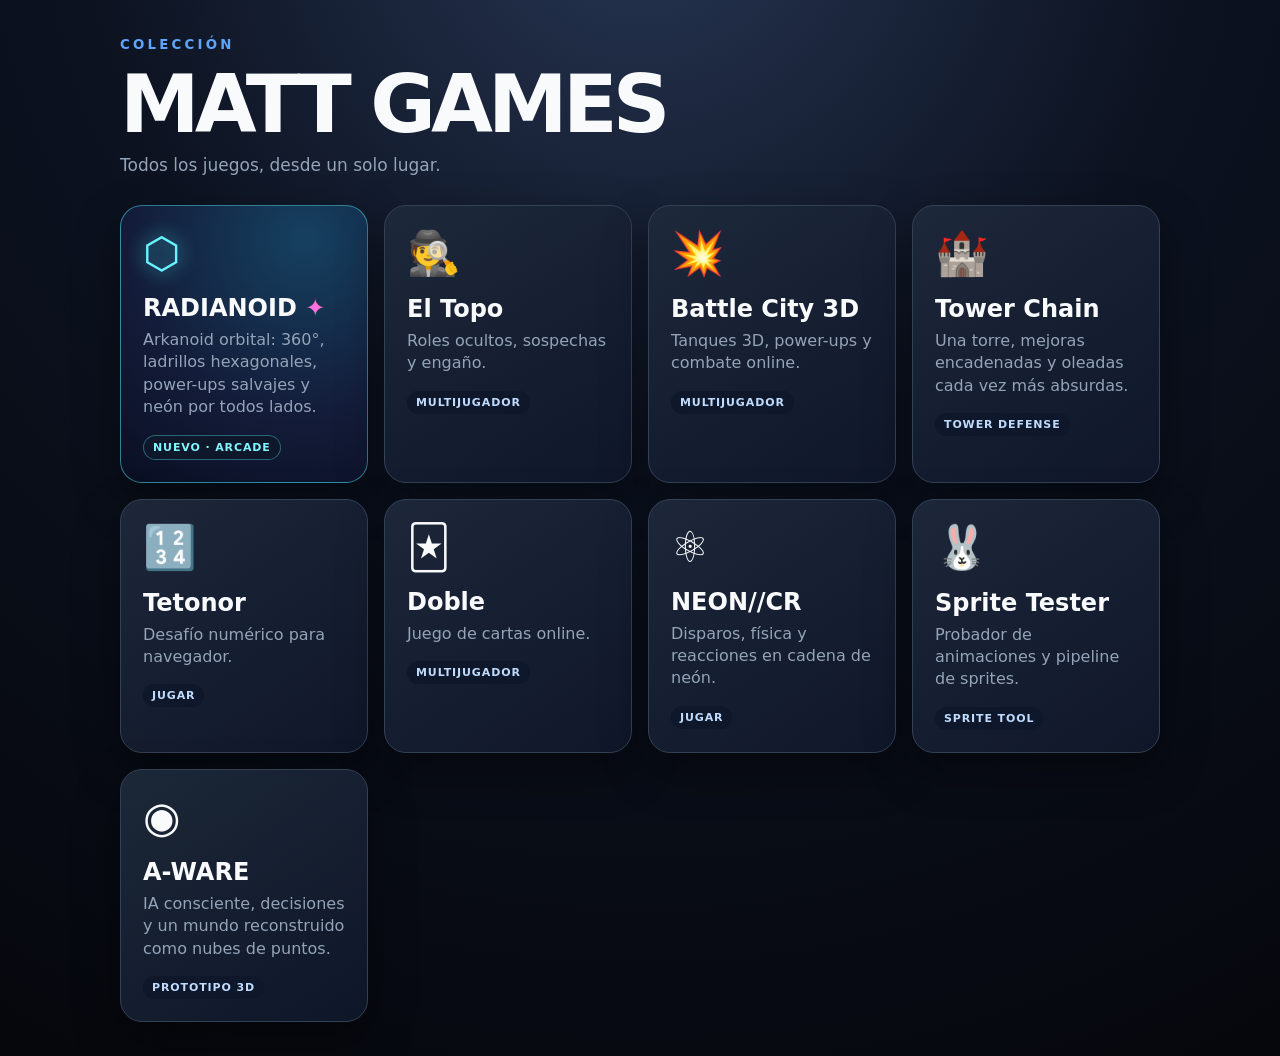
<file: index.html>
<!doctype html>
<html lang="es">
<head>
  <meta charset="utf-8">
  <meta name="viewport" content="width=device-width,initial-scale=1,viewport-fit=cover">
  <meta name="theme-color" content="#080b13">
  <title>Matt Games</title>
  <style>
    *{box-sizing:border-box}html,body{margin:0;min-height:100%;font-family:Inter,system-ui,sans-serif}body{min-height:100vh;padding:34px 18px;background:radial-gradient(circle at 50% -10%,#273653 0,#0c1220 42%,#05070c 100%);color:#f8fafc}.wrap{width:min(1040px,100%);margin:auto}.brand{margin-bottom:30px}.brand small{font-weight:800;letter-spacing:.24em;color:#60a5fa}.brand h1{margin:5px 0 4px;font-size:clamp(42px,9vw,80px);letter-spacing:-.06em}.brand p{margin:0;color:#94a3b8;font-size:17px}.grid{display:grid;grid-template-columns:repeat(auto-fit,minmax(220px,1fr));gap:16px}.card{display:block;min-height:210px;padding:22px;border-radius:22px;border:1px solid #334155;background:linear-gradient(145deg,rgba(30,41,59,.93),rgba(15,23,42,.93));box-shadow:0 18px 45px #0006;text-decoration:none;color:inherit;transition:.18s transform,.18s border-color}.card:hover{transform:translateY(-5px);border-color:#60a5fa}.icon{font-size:43px}.card h2{margin:16px 0 7px;font-size:24px}.card p{margin:0;color:#94a3b8;line-height:1.4}.pill{display:inline-block;margin-top:16px;padding:5px 9px;border-radius:999px;background:#0f172a;color:#bfdbfe;font-size:11px;font-weight:800;letter-spacing:.08em}
  </style>
</head>
<body><main class="wrap"><header class="brand"><small>COLECCIÓN</small><h1>MATT GAMES</h1><p>Todos los juegos, desde un solo lugar.</p></header><section class="grid">
  <a class="card" href="./radianoid/" style="border-color:#49ddea88;background:radial-gradient(circle at 75% 12%,#164060,#131b38 60%,#090f22)"><div class="icon" style="color:#68f3ff;text-shadow:0 0 18px #4ef5ff">⬡</div><h2>RADIANOID <span style="color:#ff71dc">✦</span></h2><p>Arkanoid orbital: 360°, ladrillos hexagonales, power-ups salvajes y neón por todos lados.</p><span class="pill" style="color:#81f5ff;border:1px solid #51dfea66">NUEVO · ARCADE</span></a>
  <a class="card" href="./eltopo/"><div class="icon">🕵️</div><h2>El Topo</h2><p>Roles ocultos, sospechas y engaño.</p><span class="pill">MULTIJUGADOR</span></a>
  <a class="card" href="./battlecity3d/"><div class="icon">💥</div><h2>Battle City 3D</h2><p>Tanques 3D, power-ups y combate online.</p><span class="pill">MULTIJUGADOR</span></a>
  <a class="card" href="./towerchain/"><div class="icon">🏰</div><h2>Tower Chain</h2><p>Una torre, mejoras encadenadas y oleadas cada vez más absurdas.</p><span class="pill">TOWER DEFENSE</span></a>
  <a class="card" href="./tetonor/"><div class="icon">🔢</div><h2>Tetonor</h2><p>Desafío numérico para navegador.</p><span class="pill">JUGAR</span></a>
  <a class="card" href="./doble/"><div class="icon">🃏</div><h2>Doble</h2><p>Juego de cartas online.</p><span class="pill">MULTIJUGADOR</span></a>
  <a class="card" href="./neoncr/"><div class="icon">⚛️</div><h2>NEON//CR</h2><p>Disparos, física y reacciones en cadena de neón.</p><span class="pill">JUGAR</span></a>
  <a class="card" href="./sprite-tester/"><div class="icon">🐰</div><h2>Sprite Tester</h2><p>Probador de animaciones y pipeline de sprites.</p><span class="pill">SPRITE TOOL</span></a>
  <a class="card" href="./a-ware/"><div class="icon">◉</div><h2>A-WARE</h2><p>IA consciente, decisiones y un mundo reconstruido como nubes de puntos.</p><span class="pill">PROTOTIPO 3D</span></a>
</section></main></body></html>
</file>
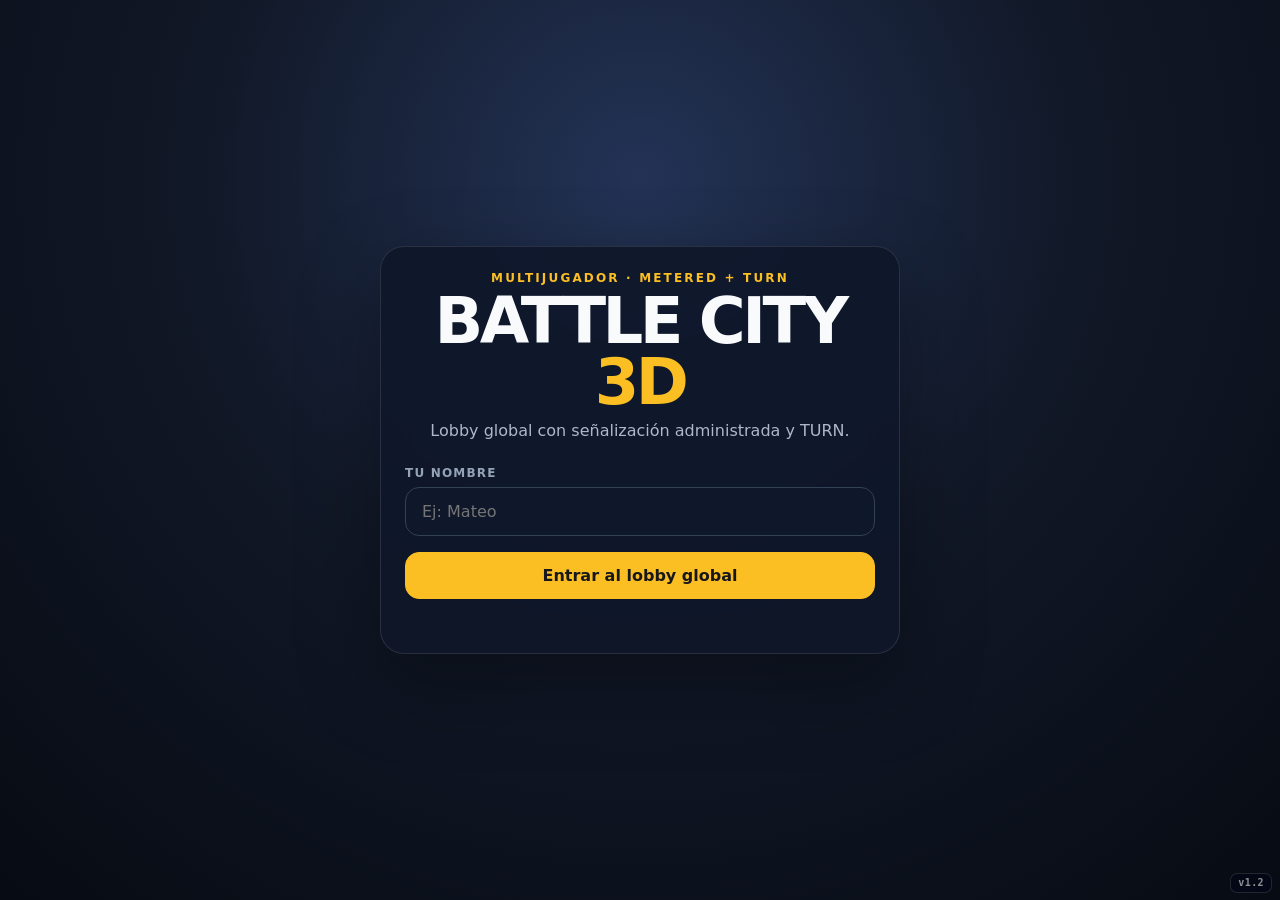
<file: battlecity3d/index.html>
<!doctype html><html lang="es"><head><meta charset="utf-8"><meta http-equiv="Cache-Control" content="no-cache, no-store, must-revalidate"><meta http-equiv="Pragma" content="no-cache"><meta http-equiv="Expires" content="0"><meta name="viewport" content="width=device-width, initial-scale=1, viewport-fit=cover, user-scalable=no"><meta name="theme-color" content="#111827"><title>Battle City 3D</title><link rel="stylesheet" href="./styles.css?v=20260811-1745"></head><body><div id="versionBadge" class="version-badge">v1.2</div><div id="rotateHint" class="rotate-hint">Girá el celular para jugar en horizontal 🔄</div><main id="app"><section id="homeScreen" class="screen screen--centered"><div class="panel hero-panel"><div class="eyebrow">MULTIJUGADOR · METERED + TURN</div><h1>BATTLE CITY <span>3D</span></h1><p class="lead">Lobby global con señalización administrada y TURN.</p><label class="field"><span>Tu nombre</span><input id="nameInput" maxlength="14" autocomplete="nickname" placeholder="Ej: Mateo"></label><div class="home-actions"><button id="enterLobbyBtn" class="btn btn--primary">Entrar al lobby global</button></div><div id="homeStatus" class="status"></div></div></section><section id="lobbyScreen" class="screen hidden"><div class="lobby-shell"><header class="topbar"><div><div class="eyebrow">SALA ÚNICA</div><div class="room-code">LOBBY GLOBAL</div></div><button id="leaveRoomBtn" class="btn btn--ghost">Salir</button></header><div class="lobby-grid"><div class="panel"><h2>Jugadores</h2><div id="playersList" class="players-list"></div><h3 class="lobby-subtitle">Tu color</h3><div id="colorPicker" class="color-picker" aria-label="Elegir color"></div><div class="tiny-note">Los colores son exclusivos: dos jugadores no pueden usar el mismo.</div></div><div class="panel"><h2>Tu tanque</h2><div id="classButtons" class="class-buttons"><button class="class-card" data-class="scout"><strong>Scout</strong><span>⚡ Muy rápido · 2 escudos</span></button><button class="class-card active" data-class="assault"><strong>Assault</strong><span>⚖️ Equilibrado · 3 escudos</span></button><button class="class-card" data-class="hunter"><strong>Hunter</strong><span>🎯 Daño alto · 2 escudos</span></button><button class="class-card" data-class="heavy"><strong>Heavy</strong><span>🛡️ Resistente · 5 escudos</span></button></div><h2 class="lobby-mode-title">Modo de juego</h2><div id="modeButtons" class="mode-buttons"><button class="mode-card active" data-mode="deathmatch"><strong>Deathmatch</strong><span>10 bajas o más bajas en 5 minutos</span></button><button class="mode-card" data-mode="team-deathmatch"><strong>Team Deathmatch</strong><span>20 bajas o más bajas en 5 minutos</span></button><button class="mode-card" data-mode="ctf"><strong>Captura la bandera</strong><span>3 capturas o más puntos en 7 minutos</span></button></div><div class="tiny-note controls-note">PC: WASD/flechas + mouse/click · Móvil: joystick + tap para apuntar y disparar.</div><button id="startGameBtn" class="btn btn--primary btn--wide" disabled>Esperando otro jugador...</button><div id="lobbyStatus" class="status"></div></div></div></div></section><section id="gameScreen" class="screen hidden game-screen"><div id="gameHud" class="hud"><div class="hud-pill"><span id="hudMode">Deathmatch</span></div><div class="hud-pill hud-timer" id="hudTimer">05:00</div><div class="hud-pill" id="hudScore">0</div><div class="hud-pill"><span id="hudShields">🛡️🛡️🛡️</span></div><div class="hud-pill">Sala <strong id="hudRoom">GLOBAL</strong></div></div><div id="gameRoot"></div><div id="toast" class="toast"></div><div id="killfeed" class="killfeed"></div><div id="matchOverlay" class="match-overlay hidden"><div class="panel match-card"><div class="eyebrow">PARTIDA TERMINADA</div><h2 id="matchResult">¡Victoria!</h2><div id="matchScores"></div><button id="backLobbyBtn" class="btn btn--primary btn--wide">Volver al lobby</button></div></div><div id="mobileControls" class="mobile-controls"><div id="joystick" class="joystick"><div id="joystickKnob" class="joystick__knob"></div></div></div></section></main><script type="module" src="./patches.js?v=20260811-1745"></script><script type="module" src="./gameplay-tuning.js?v=20260811-1745"></script><script type="module" src="./audio-patch.js?v=20260811-1745"></script><script type="module" src="./app.js?v=20260811-1745"></script></body></html>
</file>
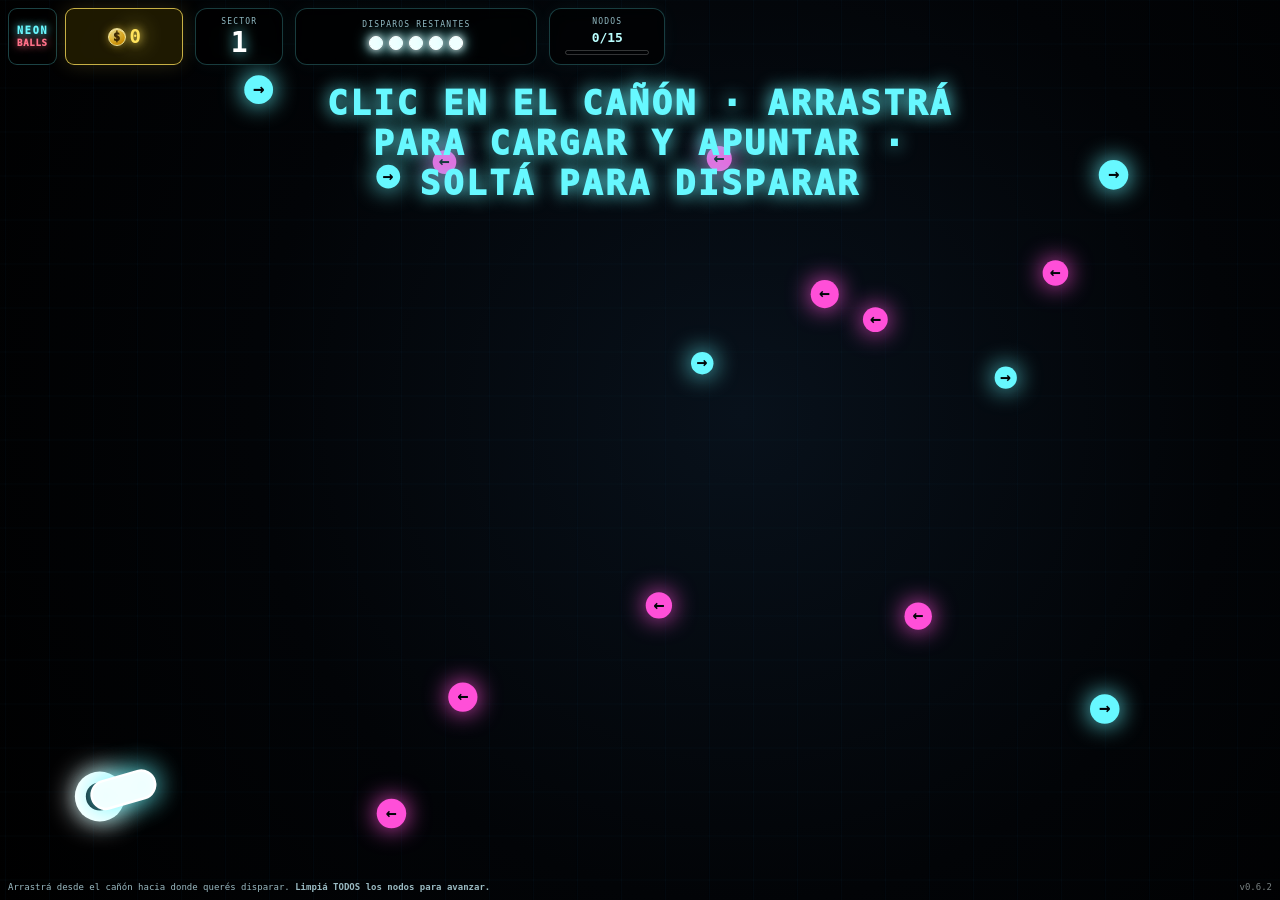
<file: neoncr/index.html>
<!doctype html>
<html lang="es">
<head>
<meta charset="utf-8"><meta name="viewport" content="width=device-width,initial-scale=1,maximum-scale=1,user-scalable=no"><title>NEON</title>
<style>
:root{--c:#67f8ff;--p:#ff4fd8;--g:#82ff71;--y:#ffe35c;--v:#aa7cff;--o:#ff9a52;--r:#ff526e;--w:#fff}
*{box-sizing:border-box}html,body{margin:0;width:100%;height:100%;overflow:hidden;background:#000;color:#efffff;font-family:ui-monospace,SFMono-Regular,Menlo,Consolas,monospace}body{touch-action:none;user-select:none}canvas{position:fixed;inset:0;width:100%;height:100%;display:block;background:radial-gradient(circle at 58% 46%,#08111b 0,#020407 55%,#000 100%)}
.hud{position:fixed;inset:0;pointer-events:none;padding:11px;display:flex;flex-direction:column;justify-content:space-between}.row{display:flex;gap:7px;align-items:center;flex-wrap:wrap}.chip{border:1px solid rgba(103,248,255,.27);background:rgba(0,0,0,.5);padding:6px 9px;border-radius:9px;backdrop-filter:blur(8px);font-size:10px;text-shadow:0 0 8px currentColor}.brand{font-weight:1000;letter-spacing:.18em;color:var(--c)}.creditChip{color:var(--y);border-color:rgba(255,227,92,.75);background:rgba(55,45,0,.56);min-width:118px;text-align:center;font-weight:1000;box-shadow:0 0 20px rgba(255,227,92,.16);display:inline-flex;align-items:center;justify-content:center;gap:4px}.creditChip .coin{margin-right:0;flex:0 0 auto}.creditChip .creditNum{line-height:1;display:inline-flex;align-items:center}.coin{display:inline-grid;place-items:center;width:18px;height:18px;border-radius:50%;margin-right:5px;background:radial-gradient(circle at 35% 30%,#fff4a5 0,#ffd54a 35%,#d99400 72%,#865600 100%);border:1px solid #fff1a0;color:#3a2500;font-weight:1000;font-size:12px;line-height:1;box-shadow:0 0 9px #ffd84a88,inset 0 1px 0 #fff8c5;vertical-align:middle}.walletCoin{width:24px;height:24px;font-size:15px;margin:0 7px 0 0}.tinyCoin{width:13px;height:13px;font-size:9px;margin-right:3px;box-shadow:0 0 5px #ffd84a66}.clearCoin{display:inline-grid;place-items:center;width:.92em;height:.92em;font-size:.42em;line-height:1;margin-right:.14em;vertical-align:.12em;transform:translateY(-.04em)}.shopWallet{display:flex;align-items:center;justify-content:center}.creditNum{display:inline-block;font-size:19px;text-shadow:0 0 10px var(--y),0 0 22px var(--y)}.creditChip.punch .creditNum,.shopWallet.punch .walletNumber{animation:punch .26s cubic-bezier(.2,1.8,.4,1)}@keyframes punch{35%{transform:scale(1.65) rotate(-3deg);filter:brightness(1.8)}}.bar{display:inline-block;width:70px;height:5px;border:1px solid #ffffff33;margin-left:5px;vertical-align:middle;border-radius:9px;overflow:hidden}.bar i{display:block;height:100%;background:currentColor;box-shadow:0 0 10px currentColor}.good{color:var(--g)}.danger{color:var(--r)}.bottom{display:flex;justify-content:space-between;align-items:flex-end}.tip{font-size:9px;color:#9abac2;max-width:72vw}.version{font-size:9px;opacity:.5}.creditParticle{position:fixed;z-index:30;pointer-events:none;color:var(--y);font-weight:1000;text-shadow:0 0 10px var(--y);animation:fly .75s ease-out forwards}@keyframes fly{0%{opacity:0;transform:translate(-50%,-30%) scale(.5)}20%{opacity:1}100%{opacity:0;transform:translate(var(--dx),-120px) scale(.7)}}
.msg{position:fixed;left:50%;top:17%;transform:translate(-50%,-50%);z-index:5;pointer-events:none;opacity:0;font-size:clamp(18px,3vw,34px);font-weight:1000;letter-spacing:.08em;text-align:center;text-shadow:0 0 18px currentColor;transition:.16s}.msg.show{opacity:1;transform:translate(-50%,-58%)}.combo{position:fixed;left:50%;top:39%;transform:translate(-50%,-50%) scale(.8);z-index:6;pointer-events:none;opacity:0;font-size:clamp(28px,6vw,70px);font-weight:1000;font-style:italic;text-align:center;text-shadow:0 0 16px currentColor,0 0 40px currentColor;transition:.12s;white-space:pre-line}.combo.show{opacity:.96;transform:translate(-50%,-50%) scale(1)}.combo.super{font-size:clamp(44px,9vw,110px);color:var(--y)!important;text-shadow:0 0 18px #fff,0 0 35px var(--y),0 0 90px var(--y)}
.overlay{position:fixed;inset:0;display:none;align-items:center;justify-content:center;background:rgba(0,0,0,.72);backdrop-filter:blur(10px);padding:14px;z-index:20}.overlay.show{display:flex}.panel{width:min(860px,100%);max-height:92vh;overflow:auto;border:1px solid #67f8ff66;border-radius:18px;padding:18px;background:linear-gradient(#07101af7,#000);box-shadow:0 0 55px #67f8ff1f}#shop .panel{height:min(700px,90vh);display:flex;flex-direction:column;overflow:hidden;background:linear-gradient(180deg,#07101af7 0%,#02070cf7 58%,#000 100%);padding:15px}.shopTitleBar{margin:-15px -15px 9px;padding:8px 14px;min-height:42px;display:flex;align-items:center;justify-content:center;gap:9px;border-bottom:1px solid #67f8ff55;background:linear-gradient(90deg,#071923,#0b2933,#071923);box-shadow:0 6px 24px #0008,inset 0 -1px 0 #67f8ff22}.shopTitleBar h1{margin:0!important;font-size:17px!important;letter-spacing:.16em;color:#8ffaff!important;text-shadow:0 0 14px #67f8ff}.shopTitleIcon{width:24px;height:24px;border:1px solid #67f8ff88;border-radius:8px;display:grid;place-items:center;color:#67f8ff;background:#67f8ff10;box-shadow:0 0 13px #67f8ff33;font-size:16px}.shopTitleIcon svg{width:15px;height:15px;stroke:currentColor;fill:none;stroke-width:2;stroke-linecap:round;stroke-linejoin:round}.shopWallet{margin:0 auto 9px;width:min(330px,92%);text-align:center;border:1px solid #ffe35cbf;border-radius:14px;padding:7px 10px;color:var(--y);background:#3b30052b;box-shadow:0 0 32px #ffe35c24}.walletLabel{font-size:9px;letter-spacing:.2em}.walletNumber{display:block;font-size:clamp(29px,5vw,46px);line-height:1;font-weight:1000;text-shadow:0 0 14px var(--y)}.panel h1{margin:0 0 5px;color:var(--c);font-size:20px;text-align:center}.sub{font-size:9px;color:#9eb8bf;line-height:1.35;margin:0 auto 7px;text-align:center;max-width:560px}.section{font-size:8px;letter-spacing:.16em;margin:5px 0 3px;color:#a9c9d0;text-align:center}.shopTabs{display:grid;grid-template-columns:1fr 1fr;gap:7px;margin:5px 0 7px;height:31px;flex:0 0 31px}.shopTab{pointer-events:auto;border:1px solid #ffffff2e;background:#ffffff08;color:#8da8ae;border-radius:9px;padding:0 8px;height:31px;font:inherit;font-size:9px;font-weight:1000;letter-spacing:.12em;cursor:pointer}.shopTab.active{color:#071018;background:linear-gradient(180deg,#fff5a9,#ffd84a);border-color:#fff2a0;box-shadow:0 0 18px #ffd84a55}.shopTab.nodes.active{background:linear-gradient(180deg,#bafffd,#67f8ff);border-color:#baffff;box-shadow:0 0 18px #67f8ff55}.shopContent{flex:1 1 auto;min-height:0;overflow:hidden;display:flex;flex-direction:column}.grid{display:grid;grid-template-columns:repeat(2,minmax(0,1fr));gap:6px}.card{pointer-events:auto;border:1px solid #ffffff22;background:linear-gradient(180deg,#ffffff0c,#ffffff05);color:#fff;border-radius:12px;padding:5px 9px;min-height:74px;font:inherit;cursor:pointer;display:grid;grid-template-columns:40px minmax(0,1fr) auto;grid-template-rows:auto auto auto;gap:1px 8px;align-items:center;text-align:left}.card:hover:not(:disabled){border-color:#67f8ff66;background:#67f8ff0b}.card:disabled{opacity:.42;cursor:default}.upgradeIcon{grid-column:1;grid-row:1/4;width:40px;height:40px;border:1px solid #ffffff35;border-radius:11px;display:grid;place-items:center;background:#02070b;box-shadow:inset 0 0 18px #ffffff08}.upgradeIcon svg{width:27px;height:27px;stroke:currentColor;fill:none;stroke-width:1.8;stroke-linecap:round;stroke-linejoin:round;filter:drop-shadow(0 0 5px currentColor)}.ct{grid-column:2;grid-row:1;font-weight:1000;font-size:10px;white-space:nowrap;overflow:hidden;text-overflow:ellipsis}.cc{grid-column:3;grid-row:1;font-size:10px;color:var(--y);font-weight:1000;justify-self:end;white-space:nowrap}.cd{grid-column:2/4;grid-row:2;font-size:8px;color:#9eb8bf;white-space:nowrap;overflow:hidden;text-overflow:ellipsis}.prog{display:flex;gap:5px;align-items:center;grid-column:2/4;grid-row:3;min-height:12px}.pip{width:9px;height:9px;border-radius:50%;border:1px solid #ffffff65;background:#000;box-shadow:0 0 6px #ffffff14}.pip.on{background:currentColor;border-color:currentColor;box-shadow:0 0 9px currentColor}.pip.lock{opacity:.22}.status{margin-left:auto;font-size:7px;color:#8da8ae;letter-spacing:.06em}
.cannonUpgrade{pointer-events:auto;width:100%;border:1px solid #ffe35c77;background:linear-gradient(135deg,#4b3b0824,#67f8ff09);color:#fff;border-radius:16px;padding:9px 13px;cursor:pointer;box-shadow:inset 0 0 25px #ffe35c0d}.cannonUpgrade.ready{box-shadow:0 0 25px #ffe35c26,inset 0 0 35px #ffe35c14;animation:breathe 1.25s infinite alternate}@keyframes breathe{to{filter:brightness(1.2)}}.cannonUpgrade:disabled{opacity:.42;animation:none}.cannonCompare{display:grid;grid-template-columns:1fr 46px 1fr;align-items:center;gap:8px}.cannonSide{text-align:center}.cannonThumb{height:68px;display:grid;place-items:center}.cannonThumb svg{width:105px;max-width:100%;height:61px;overflow:visible}.cannonLabel{font-size:10px;font-weight:1000;color:#dff}.cannonArrow{font-size:27px;color:var(--y);text-shadow:0 0 16px var(--y);text-align:center}.cannonMeta{display:flex;justify-content:center;gap:16px;align-items:center;margin-top:4px;font-size:9px}.cannonCost{color:var(--y);font-size:14px;font-weight:1000}.cannonLock{color:#ff9aa8;font-weight:1000}.foot{display:flex;justify-content:center;align-items:center;gap:8px;flex:0 0 51px;margin-top:auto;padding:6px 0 0;overflow:visible}.btn{pointer-events:auto;border:1px solid #67f8ff88;background:#67f8ff13;color:var(--c);padding:9px 15px;border-radius:999px;font:inherit;cursor:pointer}.playBtn{min-width:195px;padding:10px 26px;border:1px solid #fff3a0;background:linear-gradient(180deg,#fff2a1 0%,#ffd94a 42%,#f1ad12 100%);color:#241700;font-size:14px;font-weight:1000;letter-spacing:.14em;box-shadow:0 0 14px #fff3a088,0 0 34px #ffd84a66,inset 0 1px 0 #fff;animation:playGlow 1s ease-in-out infinite alternate}.playBtn:hover{transform:scale(1.035);filter:brightness(1.12)}@keyframes playGlow{to{box-shadow:0 0 22px #fff3a0bb,0 0 52px #ffd84a88,inset 0 1px 0 #fff}}
.cannonMorph{position:fixed;inset:0;z-index:45;display:none;place-items:center;background:radial-gradient(circle,#231b04ee 0,#000e 55%,#000 100%);pointer-events:none}.cannonMorph.show{display:grid}.morphStage{position:relative;width:min(620px,92vw);height:340px;display:grid;place-items:center}.morphTitle{position:absolute;top:20px;left:0;right:0;text-align:center;color:var(--y);font-size:clamp(22px,5vw,48px);font-weight:1000;letter-spacing:.08em;text-shadow:0 0 22px var(--y)}.morphCannon{position:absolute;inset:80px 0 28px;display:grid;place-items:center}.morphCannon svg{width:min(380px,78vw);height:210px;overflow:visible}.morphOld.out{animation:morphOld .52s ease-in forwards}.morphNew{opacity:0;transform:scale(.25) rotate(-9deg)}.morphNew.in{animation:morphNew .72s cubic-bezier(.12,1.5,.3,1) forwards}@keyframes morphOld{35%{filter:brightness(2.2)}100%{opacity:0;transform:scale(.15) rotate(18deg);filter:blur(8px)}}@keyframes morphNew{0%{opacity:0;transform:scale(.25) rotate(-9deg);filter:brightness(3)}45%{opacity:1;transform:scale(1.18) rotate(2deg)}100%{opacity:1;transform:scale(1) rotate(0);filter:brightness(1)}}
.legend{position:fixed;left:11px;top:54px;z-index:12;pointer-events:auto;display:block;opacity:.9;font-size:9px;min-width:152px;border:1px solid #67f8ff2e;background:#0009;border-radius:9px;backdrop-filter:blur(7px);overflow:hidden}.legendHead{width:100%;border:0;background:#67f8ff0c;color:#9edee8;padding:5px 7px;font:inherit;font-weight:1000;letter-spacing:.12em;text-align:left;cursor:pointer}.legendHead b{float:right;color:#67f8ff}.legendItems{display:flex;flex-direction:column;gap:4px;padding:6px 8px 7px}.legend.collapsed .legendItems{display:none}.dot{display:inline-block;width:8px;height:8px;border-radius:50%;background:currentColor;box-shadow:0 0 8px currentColor;margin-right:5px}.nodeIntro{text-align:center;max-width:520px}.newTag{font-size:10px;letter-spacing:.28em;color:var(--y);font-weight:1000}.nodeIcon{width:100px;height:100px;border-radius:50%;margin:17px auto 13px;display:grid;place-items:center;font-size:34px;font-weight:1000;color:#020609;border:3px solid #fff;box-shadow:0 0 30px currentColor,0 0 70px currentColor;background:currentColor}.nodeIntro h1{font-size:26px}.nodeIntro p{font-size:12px;color:#bdd1d6;line-height:1.55}.upgradeBurst{position:fixed;inset:0;pointer-events:none;z-index:40;display:grid;place-items:center;opacity:0}.upgradeBurst.show{animation:upgradeBurst 1.15s ease-out}.upgradeBurst b{font-size:clamp(38px,8vw,96px);color:var(--y);text-shadow:0 0 16px #fff,0 0 45px var(--y);font-style:italic}@keyframes upgradeBurst{0%{opacity:0;transform:scale(.5)}18%{opacity:1;transform:scale(1.18)}70%{opacity:1;transform:scale(1)}100%{opacity:0;transform:scale(1.3)}}
@media(max-width:700px){.grid{grid-template-columns:1fr}.legend{top:50px;left:8px;min-width:138px}.chip{font-size:9px;padding:5px 7px}.creditNum{font-size:17px}.panel{padding:12px}.card{min-height:68px;padding:5px 9px}.upgradeIcon{width:42px;height:42px}.upgradeIcon svg{width:27px;height:27px}.cannonCompare{grid-template-columns:1fr 30px 1fr}.cannonArrow{font-size:24px}}
.shotControls{position:fixed;right:16px;bottom:18px;z-index:14;display:none;gap:9px;pointer-events:auto}.shotControls.show{display:flex}.shotAction{border:1px solid #fff8b3;background:linear-gradient(180deg,#fff4a1,#ffb413);color:#241400;border-radius:999px;padding:11px 18px;font:1000 11px ui-monospace,monospace;letter-spacing:.1em;box-shadow:0 0 18px #ffd84a77;cursor:pointer}.shotAction.boom{background:linear-gradient(180deg,#ffc08a,#ff5b32);border-color:#ffd1ad;box-shadow:0 0 18px #ff693f77}.shotAction:disabled{opacity:.3;filter:grayscale(.5)}
@media(max-width:470px){.top .chip:nth-child(2){display:none}.shotControls{right:8px;bottom:10px}.shotAction{padding:9px 13px;font-size:10px}}
</style><style id="v042-shop-grid">#shop .grid{grid-template-columns:repeat(3,minmax(0,1fr));gap:5px}#shop .card{min-height:68px;padding:4px 6px;grid-template-columns:34px minmax(0,1fr) auto;gap:1px 5px;border-radius:10px}#shop .upgradeIcon{width:34px;height:34px;border-radius:9px}#shop .upgradeIcon svg{width:23px;height:23px}#shop .ct,#shop .cc{font-size:9px}#shop .cd{font-size:7px}#shop .prog{gap:4px;min-height:10px}#shop .pip{width:8px;height:8px}@media(max-width:700px){#shop .grid{grid-template-columns:repeat(2,minmax(0,1fr))}}@media(max-width:470px){#shop .grid{grid-template-columns:1fr}}</style><style id="v044-hud">
.hud{padding:10px 12px}.hudTop{width:100%;display:grid;grid-template-columns:minmax(190px,1fr) auto minmax(240px,1fr) auto;gap:14px;align-items:start}.hudLeft{display:flex;gap:7px;align-items:center}.sectorBlock,.shotsBlock,.objectiveBlock{border:1px solid #67f8ff3d;background:#0009;backdrop-filter:blur(8px);border-radius:12px;min-height:57px;display:flex;flex-direction:column;align-items:center;justify-content:center;padding:5px 11px;box-shadow:0 0 18px #67f8ff0c}.sectorBlock{min-width:88px}.hudLabel{font-size:8px;letter-spacing:.15em;color:#91b9c2;line-height:1;margin-bottom:4px}.sectorBlock #sector{font-size:28px;line-height:.9;color:#fff;text-shadow:0 0 14px #67f8ff}.shotsBlock{min-width:235px}.shotDots{display:flex;gap:6px;align-items:center;justify-content:center;min-height:19px;flex-wrap:nowrap}.shotDot{width:14px;height:14px;border-radius:50%;border:1.5px solid #dfffff;background:#071018;box-shadow:0 0 7px #67f8ff33}.shotDot.on{background:#efffff;box-shadow:0 0 8px #fff,0 0 15px #67f8ff;border-color:#fff}.shotsNumber{display:none}.objectiveBlock{min-width:116px}.objectiveBlock #objective{font-size:13px;color:#bff}.objectiveBlock .bar{width:84px;margin:5px 0 0}.legend{top:80px}.failFlash{color:#ff526e!important;text-shadow:0 0 20px #fff,0 0 50px #ff526e!important}
@media(max-width:760px){.hudTop{grid-template-columns:1fr auto;gap:7px}.hudLeft{grid-column:1/2}.sectorBlock{grid-column:2/3;grid-row:1}.shotsBlock{grid-column:1/3;grid-row:2;min-width:0}.objectiveBlock{display:none}.legend{top:125px}.shotDot{width:12px;height:12px}}
</style><style id="v045-hud-compact">
.hud{padding:8px}
.hudTop{width:max-content;max-width:calc(100vw - 16px);display:grid;grid-template-columns:auto auto auto auto;gap:12px;align-items:stretch;justify-content:start}
.hudLeft{display:flex;gap:8px;align-items:stretch;width:auto}
.brandStack{min-width:47px;padding:6px 8px;display:flex;flex-direction:column;align-items:flex-start;justify-content:center;gap:3px;line-height:1;flex:0 0 auto}
.brandStack span:first-child{color:#67f8ff}
.brandStack span:last-child{color:#ff7088;letter-spacing:.08em;font-size:9px}
.creditChip{width:118px;min-width:118px;height:auto;flex:0 0 118px}
.sectorBlock{width:88px;min-width:88px;flex:0 0 88px}
.shotsBlock{width:242px;min-width:242px;max-width:242px;flex:0 0 242px}
.objectiveBlock{width:116px;min-width:116px;flex:0 0 116px}
.legend{left:8px;top:79px}
@media(max-width:760px){
  .hudTop{width:100%;max-width:none;grid-template-columns:auto auto minmax(190px,242px);gap:7px;align-items:stretch}
  .hudLeft{grid-column:auto;min-width:0}
  .creditChip{width:104px;min-width:104px;flex-basis:104px}
  .sectorBlock{grid-column:auto;grid-row:auto;width:76px;min-width:76px}
  .shotsBlock{grid-column:auto;grid-row:auto;width:auto;min-width:190px;max-width:242px}
  .objectiveBlock{display:none}
  .legend{top:72px}
}
@media(max-width:560px){
  .hudTop{grid-template-columns:auto auto;gap:6px}
  .hudLeft{grid-column:1/3}
  .sectorBlock{grid-column:1;grid-row:2}
  .shotsBlock{grid-column:2;grid-row:2;min-width:0;width:220px}
  .legend{top:126px}
}
</style><style id="v050-mobile-hud">
/* The old node-type dropdown is no longer part of the HUD. */
.legend{display:none!important}

/* Keep the four primary status cards visually equal. */
.hudTop{align-items:stretch}
.hudLeft{align-items:stretch}
.hudLeft>.brand,.hudLeft>.creditChip,.sectorBlock,.shotsBlock{height:57px;min-height:57px;margin:0}
.hudLeft>.brand{display:flex;flex-direction:column;justify-content:center}
.hudLeft>.creditChip{display:flex;align-items:center;justify-content:center}

@media(max-width:760px){
  .hud{padding:8px 7px}
  .hudTop{display:flex!important;flex-wrap:nowrap!important;align-items:stretch!important;justify-content:flex-start!important;gap:5px!important;width:100%;overflow:visible}
  .hudLeft{display:contents!important}
  .hudLeft>.brand,.hudLeft>.creditChip,.sectorBlock,.shotsBlock{height:56px!important;min-height:56px!important;flex:none!important}
  .hudLeft>.brand{width:72px!important;min-width:72px!important;padding:5px 7px!important;font-size:10px!important;letter-spacing:.14em!important;align-items:flex-start!important}
  .hudLeft>.creditChip{width:96px!important;min-width:96px!important;padding:5px 6px!important}
  .creditNum{font-size:18px!important}
  .creditChip .coin{width:20px;height:20px;font-size:13px}
  .sectorBlock{width:62px!important;min-width:62px!important;padding:4px 5px!important;border-radius:10px!important}
  .sectorBlock #sector{font-size:25px!important}
  .shotsBlock{width:152px!important;min-width:152px!important;padding:4px 6px!important;border-radius:10px!important}
  .shotsBlock .hudLabel{font-size:6.5px!important;letter-spacing:.11em!important;white-space:nowrap;margin-bottom:5px!important}
  .shotDots{gap:4px!important;min-height:16px!important}
  .shotDot{width:12px!important;height:12px!important}
  .objectiveBlock{display:none!important}
}

@media(max-width:430px){
  .hudTop{gap:4px!important}
  .hudLeft>.brand{width:64px!important;min-width:64px!important;font-size:9px!important}
  .hudLeft>.creditChip{width:88px!important;min-width:88px!important}
  .sectorBlock{width:58px!important;min-width:58px!important}
  .shotsBlock{width:142px!important;min-width:142px!important}
  .shotDots{gap:3px!important}
}

@media(max-width:390px){
  .hud{padding-left:5px;padding-right:5px}
  .hudTop{gap:3px!important}
  .hudLeft>.brand{width:60px!important;min-width:60px!important;padding-left:5px!important;padding-right:5px!important}
  .hudLeft>.creditChip{width:82px!important;min-width:82px!important}
  .sectorBlock{width:54px!important;min-width:54px!important}
  .shotsBlock{width:137px!important;min-width:137px!important}
  .shotDot{width:11px!important;height:11px!important}
}
</style><style id="v051-mobile-cannon-shop">
@media(max-width:700px){
  #shop.cannonTab .panel{padding:9px;height:min(640px,94vh)}
  #shop.cannonTab .shopTitleBar{margin:-9px -9px 5px;padding:5px 8px;min-height:32px}
  #shop.cannonTab .shopTitleBar h1{font-size:13px!important}
  #shop.cannonTab .shopTitleIcon{width:20px;height:20px}
  #shop.cannonTab .shopWallet{margin:0 auto 5px;padding:4px 8px;width:min(250px,88%)}
  #shop.cannonTab .walletNumber{font-size:25px}
  #shop.cannonTab .shopTabs{height:27px;flex-basis:27px;margin:3px 0 5px;gap:5px}
  #shop.cannonTab .shopTab{height:27px;font-size:8px}
  #shop.cannonTab .section{margin:3px 0 2px;font-size:7px}
  #shop.cannonTab #cannonBlock{margin-bottom:2px}
  #shop.cannonTab .cannonUpgrade{padding:5px 8px;border-radius:11px}
  #shop.cannonTab .cannonCompare{grid-template-columns:1fr 28px 1fr;gap:4px}
  #shop.cannonTab .cannonThumb{height:42px}
  #shop.cannonTab .cannonThumb svg{height:39px;width:78px}
  #shop.cannonTab .cannonLabel{font-size:8px}
  #shop.cannonTab .cannonArrow{font-size:20px}
  #shop.cannonTab .cannonMeta{margin-top:2px;font-size:8px;gap:8px}
  #shop.cannonTab .cannonCost{font-size:11px}
  #shop.cannonTab #upgradeGrid{grid-template-columns:repeat(2,minmax(0,1fr))!important;gap:4px!important}
  #shop.cannonTab #upgradeGrid .card{min-height:55px!important;padding:3px 4px!important;border-radius:9px!important;grid-template-columns:28px minmax(0,1fr) auto!important;gap:0 4px!important}
  #shop.cannonTab #upgradeGrid .upgradeIcon{width:28px!important;height:28px!important;border-radius:7px!important}
  #shop.cannonTab #upgradeGrid .upgradeIcon svg{width:18px!important;height:18px!important}
  #shop.cannonTab #upgradeGrid .ct{font-size:8px!important}
  #shop.cannonTab #upgradeGrid .cc{font-size:8px!important}
  #shop.cannonTab #upgradeGrid .cd{font-size:6.5px!important}
  #shop.cannonTab #upgradeGrid .prog{gap:2px!important;min-height:8px!important}
  #shop.cannonTab #upgradeGrid .pip{width:6px!important;height:6px!important}
  #shop.cannonTab #upgradeGrid .status{font-size:5.5px!important}
  #shop.cannonTab .foot{flex-basis:42px;padding-top:3px}
  #shop.cannonTab .playBtn{min-width:170px;padding:8px 20px;font-size:12px}
}
</style><style id="v060-node-store">.gridSection{grid-column:1/-1;text-align:center;font-size:8px;letter-spacing:.18em;color:#9fc4cc;padding:5px 0 2px;border-bottom:1px solid #67f8ff22}.nodeUnlockGlyph{font-size:22px;font-weight:1000;text-shadow:0 0 12px currentColor}#shop.nodesTab .shopContent{overflow:auto;scrollbar-width:thin}#shop.nodesTab #upgradeGrid{grid-template-columns:repeat(3,minmax(0,1fr));padding-right:2px}#shop.nodesTab .nodeUnlockCard .cc{font-size:8px}@media(max-width:700px){#shop.nodesTab #upgradeGrid{grid-template-columns:repeat(2,minmax(0,1fr))}#shop.nodesTab .card{min-height:62px;padding:4px 6px;grid-template-columns:33px minmax(0,1fr) auto;gap:1px 5px}#shop.nodesTab .upgradeIcon{width:33px;height:33px}.nodeUnlockGlyph{font-size:18px}}</style><style id="v062-shop-notices">
@keyframes availablePulse{0%,100%{box-shadow:0 0 0 1px color-mix(in srgb,currentColor 45%,transparent),0 0 8px color-mix(in srgb,currentColor 18%,transparent),inset 0 0 10px color-mix(in srgb,currentColor 6%,transparent)}50%{box-shadow:0 0 0 1px color-mix(in srgb,currentColor 82%,transparent),0 0 18px color-mix(in srgb,currentColor 35%,transparent),inset 0 0 18px color-mix(in srgb,currentColor 10%,transparent)}}
.card.newAvailable,.cannonUpgrade.newAvailable{border-color:currentColor!important;animation:availablePulse 1.7s ease-in-out infinite!important}
@keyframes tabNoticePulse{0%,100%{filter:brightness(1);box-shadow:0 0 7px #67f8ff22,inset 0 0 10px #67f8ff0a}50%{filter:brightness(1.18);box-shadow:0 0 18px #67f8ff66,inset 0 0 16px #67f8ff20}}
.shopTab.hasNotice:not(.active){color:#bffcff;border-color:#67f8ff99;background:#67f8ff15;animation:tabNoticePulse 1.8s ease-in-out infinite}
#tabCannon.hasNotice:not(.active){color:#fff2a2;border-color:#ffe35c99;background:#ffe35c12;box-shadow:0 0 12px #ffe35c44}
</style><style id="v045-hud-compact">
.hud{padding:8px}
.hudTop{width:max-content;max-width:calc(100vw - 16px);display:grid;grid-template-columns:auto auto auto auto;gap:12px;align-items:stretch;justify-content:start}
.hudLeft{display:flex;gap:8px;align-items:stretch;width:auto}
.brandStack{min-width:47px;padding:6px 8px;display:flex;flex-direction:column;align-items:flex-start;justify-content:center;gap:3px;line-height:1;flex:0 0 auto}
.brandStack span:first-child{color:#67f8ff}
.brandStack span:last-child{color:#ff7088;letter-spacing:.08em;font-size:9px}
.creditChip{width:118px;min-width:118px;height:auto;flex:0 0 118px}
.sectorBlock{width:88px;min-width:88px;flex:0 0 88px}
.shotsBlock{width:242px;min-width:242px;max-width:242px;flex:0 0 242px}
.objectiveBlock{width:116px;min-width:116px;flex:0 0 116px}
.legend{left:8px;top:79px}
@media(max-width:760px){
  .hudTop{width:100%;max-width:none;grid-template-columns:auto auto minmax(190px,242px);gap:7px;align-items:stretch}
  .hudLeft{grid-column:auto;min-width:0}
  .creditChip{width:104px;min-width:104px;flex-basis:104px}
  .sectorBlock{grid-column:auto;grid-row:auto;width:76px;min-width:76px}
  .shotsBlock{grid-column:auto;grid-row:auto;width:auto;min-width:190px;max-width:242px}
  .objectiveBlock{display:none}
  .legend{top:72px}
}
@media(max-width:560px){
  .hudTop{grid-template-columns:auto auto;gap:6px}
  .hudLeft{grid-column:1/3}
  .sectorBlock{grid-column:1;grid-row:2}
  .shotsBlock{grid-column:2;grid-row:2;min-width:0;width:220px}
  .legend{top:126px}
}
</style></head>
<body><canvas id="game"></canvas>
<div class="hud"><div class="hudTop"><div class="hudLeft"><div class="chip brand brandStack"><span>NEON</span><span>BALLS</span></div><div id="creditChip" class="chip creditChip"><span class="coin">$</span><b id="credits" class="creditNum">0</b></div></div><div class="sectorBlock"><span class="hudLabel">SECTOR</span><b id="sector">1</b></div><div class="shotsBlock"><span class="hudLabel">DISPAROS RESTANTES</span><div id="shotDots" class="shotDots"></div><b id="shots" class="shotsNumber">5</b></div><div id="objChip" class="objectiveBlock"><span class="hudLabel">NODOS</span><b id="objective">0/0</b><span class="bar"><i id="objBar"></i></span></div></div><span id="score" hidden>0</span><span id="chain" hidden>0</span><div class="bottom"><div class="tip">Arrastrá desde el cañón hacia donde querés disparar. <b>Limpiá TODOS los nodos para avanzar.</b></div><div class="version">v0.6.2</div></div></div>
<div id="legend" class="legend"></div><div id="shotControls" class="shotControls"><button id="nitroBtn" class="shotAction">⚡ NITRO</button><button id="boomBtn" class="shotAction boom">✹ DETONAR</button></div><div id="msg" class="msg"></div><div id="combo" class="combo"></div><div id="upgradeBurst" class="upgradeBurst"><b id="upgradeBurstText"></b></div>
<div id="cannonMorph" class="cannonMorph"><div class="morphStage"><div id="morphTitle" class="morphTitle">EVOLUCIÓN</div><div id="morphOld" class="morphCannon morphOld"></div><div id="morphNew" class="morphCannon morphNew"></div></div></div>
<div id="shop" class="overlay"><div class="panel"><div class="shopTitleBar"><span class="shopTitleIcon"><svg viewBox="0 0 24 24"><path d="M14.5 6.5a4 4 0 0 0-5 5L4 17l3 3 5.5-5.5a4 4 0 0 0 5-5l-2.2 2.2-3-3z"/></svg></span><h1 id="shopTitle">TALLER</h1></div><div id="shopWallet" class="shopWallet"><span class="coin walletCoin">$</span><b id="shopCredits" class="walletNumber">0</b></div><p id="shopSub" class="sub"></p><div class="shopTabs"><button id="tabCannon" class="shopTab active">CAÑÓN</button><button id="tabNodes" class="shopTab nodes">NODOS</button></div><div class="shopContent"><div id="cannonBlock"><div class="section">EVOLUCIÓN</div><button id="cannonUpgrade" class="cannonUpgrade"></button></div><div id="upgradeTitle" class="section">MEJORAS DE CAÑÓN</div><div id="upgradeGrid" class="grid"></div></div><div class="foot"><button id="continueBtn" class="btn playBtn">¡JUGAR!</button></div></div></div>
<div id="intro" class="overlay"><div class="panel nodeIntro"><div class="newTag">NUEVO TIPO DE NODO</div><div id="introIcon" class="nodeIcon">?</div><h1 id="introTitle"></h1><p id="introDesc"></p><button id="introBtn" class="btn">ENTENDIDO →</button></div></div>
<script>(()=>{'use strict';
const $=id=>document.getElementById(id),canvas=$('game'),ctx=canvas.getContext('2d');let W=innerWidth,H=innerHeight,dpr=Math.min(devicePixelRatio||1,2),last=performance.now(),acc=0,audio=null;const fixed=1/120,rand=(a,b)=>a+Math.random()*(b-a),clamp=(v,a,b)=>Math.max(a,Math.min(b,v));
const C={right:'#67f8ff',left:'#ff4fd8',split2:'#ffe35c',split4:'#82ff71',grow:'#aa7cff',radial:'#ff9a52',link:'#efffff',spawn:'#ffffff',spawn6:'#dffcff',spawn8:'#b8efff',spawn12:'#8ee8ff',armor2:'#58d5ff',armor3:'#ff7088',beamH:'#ffd84a',beamV:'#72ffeb',armor4:'#ff9f43',armor5:'#ff3f63',mover:'#7dff9b'},L={right:'→',left:'←',split2:'◇',split4:'✣',grow:'◉',radial:'✺',link:'⌁',spawn:'+4',spawn6:'+6',spawn8:'+8',spawn12:'+12',armor2:'Ⅱ',armor3:'Ⅲ',beamH:'━',beamV:'┃',armor4:'Ⅳ',armor5:'Ⅴ',mover:'↻'};
const nodeInfo={right:{name:'IMPULSO DERECHA',desc:'Dispara un pulso hacia la derecha.',unlock:1},left:{name:'IMPULSO IZQUIERDA',desc:'Dispara un pulso hacia la izquierda.',unlock:1},split2:{name:'BIFURCADOR',desc:'Se divide en dos pulsos diagonales.',unlock:3},grow:{name:'ONDA EXPANSIVA',desc:'Genera un círculo que activa nodos cercanos.',unlock:8},split4:{name:'CRUCETA',desc:'Dispara cuatro pulsos en cruz.',unlock:15},radial:{name:'RADIAL',desc:'Explota en ocho direcciones.',unlock:25},link:{name:'ENLACE',desc:'Activa los tres nodos vivos más cercanos.',unlock:38},beamH:{name:'BARRIDO H',desc:'Lanza una barra horizontal que destruye a su paso.',unlock:55},beamV:{name:'BARRIDO V',desc:'Lanza una barra vertical que destruye a su paso.',unlock:75},armor2:{name:'BLINDADO II',desc:'Resiste 2 impactos. Aparece automáticamente.',unlock:10},spawn:{name:'GENERADOR +4',desc:'Al romperse crea cuatro nodos nuevos.',unlock:12},mover:{name:'ERRANTE',desc:'Nodo pequeño y veloz. Es difícil acertarle.',unlock:20},armor3:{name:'BLINDADO III',desc:'Resiste 3 impactos. Aparece automáticamente.',unlock:24},spawn6:{name:'GENERADOR +6',desc:'Al romperse crea seis nodos nuevos.',unlock:30},armor4:{name:'BLINDADO IV',desc:'Resiste 4 impactos y exige más penetración.',unlock:40},spawn8:{name:'GENERADOR +8',desc:'Al romperse crea ocho nodos nuevos.',unlock:48},armor5:{name:'BLINDADO V',desc:'Resiste 5 impactos. Blindaje extremo.',unlock:58},spawn12:{name:'GENERADOR +12',desc:'Al romperse crea doce nodos nuevos.',unlock:68}};
const nodeUnlocks=[{type:'split2',sector:3,cost:300},{type:'grow',sector:8,cost:1400},{type:'split4',sector:15,cost:4200},{type:'radial',sector:25,cost:10000},{type:'link',sector:38,cost:22000},{type:'beamH',sector:55,cost:40000},{type:'beamV',sector:75,cost:60000}];
const worldTypes=new Set(['armor2','armor3','armor4','armor5','spawn','spawn6','spawn8','spawn12','mover']);
const generatorTypes=new Set(['spawn','spawn6','spawn8','spawn12']);
const cannonDefs=[{name:'CAÑÓN MK-I',cost:0,minSector:1,power:1,size:1,bounces:1,desc:'Modelo inicial.'},{name:'CAÑÓN MK-II · PRISMA',cost:900,minSector:5,power:1.12,size:1.08,bounces:1,prism:true,desc:'Desbloquea PENETRACIÓN I.'},{name:'CAÑÓN MK-III · MASA',cost:2800,minSector:11,power:1.24,size:1.42,bounces:3,heavy:true,desc:'Desbloquea PENETRACIÓN II.'},{name:'CAÑÓN MK-IV · VACÍO',cost:7000,minSector:18,power:1.36,size:1.5,bounces:3,void:true,desc:'Desbloquea PENETRACIÓN III.'},{name:'CAÑÓN MK-V · MISIL',cost:15500,minSector:26,power:1.68,size:1.9,bounces:4,missile:true,nitro:true,desc:'Proyectil misil. Desbloquea NITRO y PENETRACIÓN IV.'},{name:'CAÑÓN MK-VI · NOVA',cost:34000,minSector:34,power:2.02,size:2.35,bounces:5,missile:true,nitro:true,detonate:true,desc:'Misil NOVA. Detonación manual de 16 esquirlas.'}];
const state={score:0,credits:0,sector:1,shotsLeft:4,shotsMax:4,goal:0,startAlive:0,destroyed:0,chain:0,bestChain:+localStorage.getItem('neoncr_bestChain')||0,shot:null,shotActive:false,aiming:false,aim:null,aimVel:null,aimPower:0,nodes:[],parts:[],waves:[],beams:[],sweeps:[],ufos:[],trails:[],floaters:[],settle:0,shake:0,flash:0,noteStep:0,lastNodeHit:0,superAwarded:false,levelCleared:false,clearCelebrating:false,failResetting:false,cannonLevel:0,shopTab:'cannon',specials:[],specialSpawnTimer:-1,specialSpawnDone:false,nitroUsed:false,boomUsed:false,ufoSpawnTimer:-1,sectorStartScore:0,sectorToken:0,up:{aim:0,power:0,size:0,bounce:0,penetration:0,shots:0,triple:0,mortar:0,orbit:0,mult:0,nodeSize:0,nodeLife:0,coinNode:0,bombNode:0},pendingIntro:null,seen:new Set(['right','left']),unlockedNodes:new Set(['right','left'])};
const ui={score:$('score'),credits:$('credits'),creditChip:$('creditChip'),sector:$('sector'),shots:$('shots'),shotDots:$('shotDots'),chain:$('chain'),objective:$('objective'),objBar:$('objBar'),objChip:$('objChip'),legend:$('legend'),msg:$('msg'),combo:$('combo'),shop:$('shop'),shopCredits:$('shopCredits'),shopWallet:$('shopWallet'),shopTitle:$('shopTitle'),shopSub:$('shopSub'),upGrid:$('upgradeGrid'),cannonUpgrade:$('cannonUpgrade'),cannonBlock:$('cannonBlock'),upgradeTitle:$('upgradeTitle'),tabCannon:$('tabCannon'),tabNodes:$('tabNodes'),intro:$('intro'),introIcon:$('introIcon'),introTitle:$('introTitle'),introDesc:$('introDesc'),shotControls:$('shotControls'),nitroBtn:$('nitroBtn'),boomBtn:$('boomBtn')};
function resize(){W=innerWidth;H=innerHeight;dpr=Math.min(devicePixelRatio||1,2);canvas.width=W*dpr;canvas.height=H*dpr;ctx.setTransform(dpr,0,0,dpr,0,0)}addEventListener('resize',resize);resize();function cannon(){return{x:Math.max(62,W*.078),y:H-Math.max(72,H*.115)}}function d2(a,b){let x=a.x-b.x,y=a.y-b.y;return x*x+y*y}
function tone(f=440,d=.05,type='sine',vol=.025,delay=0){try{audio=audio||new(AudioContext||webkitAudioContext)();let when=audio.currentTime+delay,o=audio.createOscillator(),g=audio.createGain();o.type=type;o.frequency.setValueAtTime(f,when);g.gain.setValueAtTime(vol,when);g.gain.exponentialRampToValueAtTime(.0001,when+d);o.connect(g);g.connect(audio.destination);o.start(when);o.stop(when+d)}catch(e){}}
function reactionSound(type){let step=state.noteStep++,f=261.63*Math.pow(2,step/12);while(f>2093)f/=2;state.lastNodeHit=performance.now();tone(f,.085,'sine',.028);tone(f*2,.045,'triangle',.008,.008)}
function msg(t,c='#fff',ms=900){ui.msg.textContent=t;ui.msg.style.color=c;ui.msg.classList.add('show');clearTimeout(msg.t);msg.t=setTimeout(()=>ui.msg.classList.remove('show'),ms)}function burst(x,y,c,n=18,speed=190){for(let i=0;i<n;i++){let a=Math.random()*Math.PI*2,s=rand(30,speed);state.parts.push({kind:'spark',x,y,vx:Math.cos(a)*s,vy:Math.sin(a)*s,r:rand(1,3),life:0,max:rand(.3,1),color:c})}}function floater(x,y,text,c='#fff'){state.floaters.push({x,y,text,c,life:0,max:.85})}function pulse(x,y,vx,vy,c,p=1,r=5){state.parts.push({kind:'pulse',x,y,vx:vx*p,vy:vy*p,r,life:0,max:3.2*(1+state.up.nodeLife*.28),color:c})}
function creditFx(amount,x,y){ui.creditChip.classList.remove('punch');void ui.creditChip.offsetWidth;ui.creditChip.classList.add('punch');let sx=x??ui.creditChip.getBoundingClientRect().left+60,sy=y??30;for(let i=0;i<Math.min(8,2+Math.ceil(amount/3));i++){let p=document.createElement('span');p.className='creditParticle';p.innerHTML=i?'✦':'<span class="coin tinyCoin">$</span> '+amount;p.style.left=sx+'px';p.style.top=sy+'px';p.style.setProperty('--dx',rand(-55,55)+'px');document.body.appendChild(p);setTimeout(()=>p.remove(),800)}tone(780,.05,'sine',.018);tone(1180,.04,'sine',.009,.03)}function addCredits(n,x,y){state.credits+=n;creditFx(n,x,y);updateUI()}let cheatBuffer='';function cheatLevelUp(n,label){ui.shop.classList.remove('show');ui.intro.classList.remove('show');state.sector=Math.max(1,state.sector+n);spawnSector();msg(label+' · SECTOR '+state.sector,'#67f8ff',1800);state.flash=Math.max(state.flash,.28);state.shake=Math.max(state.shake,8);[261.63,329.63,392,523.25].forEach((f,i)=>tone(f,.1,'sine',.022,i*.045))}addEventListener('keydown',e=>{if(e.ctrlKey||e.altKey||e.metaKey)return;let k=(e.key||'').toUpperCase();if(!/^[A-Z]$/.test(k))return;cheatBuffer=(cheatBuffer+k).slice(-11);if(cheatBuffer.endsWith('KLAPAUCIUS')){cheatBuffer='';addCredits(100000,W*.5,H*.22);msg('KLAPAUCIUS · +$100.000','#ffe35c',1800);state.flash=Math.max(state.flash,.35);state.shake=Math.max(state.shake,10);for(let i=0;i<5;i++)setTimeout(()=>burst(rand(W*.28,W*.72),rand(H*.18,H*.38),'#ffe35c',24,260),i*70);[523.25,659.25,783.99,1046.5].forEach((f,i)=>tone(f,.12,'sine',.025,i*.05));return}if(cheatBuffer.endsWith('TENLEVELSUP')){cheatBuffer='';cheatLevelUp(10,'TENLEVELSUP');return}if(cheatBuffer.endsWith('ONELEVELUP')){cheatBuffer='';cheatLevelUp(1,'ONELEVELUP')}})
function availableTypes(){return Object.keys(nodeInfo).filter(k=>state.unlockedNodes.has(k)||(worldTypes.has(k)&&state.sector>=nodeInfo[k].unlock))}function lateScale(){return state.sector<=24?1:clamp(1-(state.sector-24)*.018,.62,1)}function sectorCount(){let area=Math.min(1.2,W*H/850000),late=state.sector>24?1+(1-lateScale())*1.4:1;return clamp(Math.round((11+state.sector*1.55)*area*late),10,96)}
function isArmored(type){return /^armor[2-5]$/.test(type)}function armorPenetration(type){return Math.max(1,(+type.replace('armor','')||2)-1)}function armorHp(type){return isArmored(type)?(+type.replace('armor','')||2):1}function nodeSizeRoll(){let lv=state.up.nodeSize||0;if(!lv)return 1;let huge=.01+lv*.02,big=.07+lv*.075,q=Math.random();return q<huge?2:q<huge+big?1.5:1}function addNode(x,y,type,r=12,forcedScale=null){let hp=armorHp(type),am=isArmored(type)?1.18+hp*.22:type==='mover'?.72:1,scale=(forcedScale||nodeSizeRoll())*lateScale();state.nodes.push({x,y,type,r:r*am*scale,baseR:r*am*scale,scaleMul:scale,alive:true,triggered:false,pulse:rand(0,6.28),vx:0,vy:0,hp,maxHp:hp,lastDirectHit:-9999,lastChainHit:-9999,ox:x,oy:y,movePhase:rand(0,6.28)})}function freeSpot(){let c=cannon(),minX=Math.max(175,W*.2);for(let t=0;t<100;t++){let x=rand(minX,W-55),y=rand(75,H-85);if(Math.hypot(x-c.x,y-c.y)<150)continue;if(state.nodes.every(n=>!n.alive||Math.hypot(x-n.x,y-n.y)>42*lateScale()))return{x,y}}return{x:rand(minX,W-55),y:rand(75,H-85)}}
function newUnlockForSector(){return Object.entries(nodeInfo).find(([k,v])=>worldTypes.has(k)&&v.unlock===state.sector&&!state.seen.has(k))?.[0]||null}function showNodeIntro(type){let inf=nodeInfo[type];ui.introIcon.textContent=L[type];ui.introIcon.style.color='#020609';ui.introIcon.style.background=C[type];ui.introTitle.textContent=inf.name;ui.introDesc.textContent=inf.desc;ui.intro.classList.add('show');state.seen.add(type)}$('introBtn').onclick=()=>ui.intro.classList.remove('show');
function renderLegend(){let saved=localStorage.getItem('neon_legend_collapsed'),collapsed=saved===null?true:saved==='1';ui.legend.classList.toggle('collapsed',collapsed);ui.legend.innerHTML=`<button class="legendHead">NODOS <b>${collapsed?'＋':'−'}</b></button><div class="legendItems">${availableTypes().map(k=>`<div style="color:${C[k]}"><span class="dot"></span>${L[k]} ${nodeInfo[k].name.toLowerCase()}</div>`).join('')}</div>`;ui.legend.querySelector('.legendHead').onclick=()=>{let c=!ui.legend.classList.contains('collapsed');ui.legend.classList.toggle('collapsed',c);localStorage.setItem('neon_legend_collapsed',c?'1':'0');renderLegend()}}
function spawnSector(){state.sectorToken++;state.nodes=[];state.parts=[];state.waves=[];state.beams=[];state.sweeps=[];state.trails=[];state.floaters=[];state.specials=[];state.ufos=[];state.shot=null;state.shotActive=false;state.aiming=false;state.aim=null;state.aimVel=null;state.aimPower=0;state.settle=0;state.shake=0;state.flash=0;state.nitroUsed=false;state.boomUsed=false;state.superAwarded=false;state.levelCleared=false;state.clearCelebrating=false;state.failResetting=false;state.noteStep=0;state.lastNodeHit=0;state.ufoSpawnTimer=-1;state.specialSpawnTimer=-1;state.specialSpawnDone=false;ui.shotControls.classList.remove('show');ui.combo.classList.remove('show','super','failFlash');ui.msg.classList.remove('show');state.sectorStartScore=state.score;let pool=availableTypes(),count=sectorCount(),ordinary=pool.filter(k=>!generatorTypes.has(k)),gens=pool.filter(k=>generatorTypes.has(k));for(let i=0;i<count;i++){let pos=freeSpot(),type=gens.length&&Math.random()<.055?gens[(Math.random()*gens.length)|0]:ordinary[(Math.random()*ordinary.length)|0];addNode(pos.x,pos.y,type,rand(10.5,14.2))}let fresh=newUnlockForSector();if(fresh&&!state.nodes.some(n=>n.type===fresh)){let pos=freeSpot();addNode(pos.x,pos.y,fresh,13.5)}if(fresh)setTimeout(()=>showNodeIntro(fresh),220);state.startAlive=state.nodes.length;state.destroyed=0;state.goal=state.nodes.length;state.shotsMax=Math.max(1,(state.sector<7?5:state.sector<14?6:7)+state.up.shots-(matchMedia('(max-width:700px)').matches?1:0));state.shotsLeft=state.shotsMax;state.specialSpawnTimer=-1;state.specialSpawnDone=false;renderLegend();updateUI();msg('SECTOR '+state.sector+' · LIMPIÁ LOS '+state.startAlive+' NODOS',C.right,1200)}
function specialSpot(){let pos=freeSpot();return{x:pos.x,y:pos.y}}function addSpecial(type){let p=specialSpot();state.specials.push({x:p.x,y:p.y,r:type==='bomb'?29:25,type,life:0})}function spawnAirborneSpecials(){if(!state.shot?.alive||state.specialSpawnDone)return;state.specialSpawnDone=true;let coinChance=state.up.coinNode*.18,bombChance=state.up.bombNode*.14;if(Math.random()<coinChance)addSpecial('coin');if(Math.random()<bombChance)addSpecial('bomb');if(state.up.coinNode>=3&&Math.random()<coinChance*.35)addSpecial('coin')}function clickSpecial(x,y){for(let i=state.specials.length-1;i>=0;i--){let q=state.specials[i];if(Math.hypot(x-q.x,y-q.y)<=q.r+14){state.specials.splice(i,1);if(q.type==='coin'){let prize=65+state.sector*12+state.up.mult*18;addCredits(prize,q.x,q.y);burst(q.x,q.y,'#ffe35c',30,250);floater(q.x,q.y,'+$'+prize,'#ffe35c');tone(880,.08,'sine',.03);tone(1320,.08,'sine',.018,.04)}else{for(let k=0;k<16;k++){let a=k*Math.PI/8;pulse(q.x,q.y,Math.cos(a)*225,Math.sin(a)*225,'#ff9a52',1,7)}burst(q.x,q.y,'#ff9a52',46,330);state.shake=Math.max(state.shake,14);state.flash=Math.max(state.flash,.24);tone(70,.13,'square',.045);tone(210,.09,'sawtooth',.022,.04)}return true}}return false}
function spawnMore(source,count){let pool=availableTypes().filter(k=>!generatorTypes.has(k)&&!isArmored(k));if(!pool.length)pool=['right','left'];for(let i=0;i<count;i++){let pos=freeSpot(),type=pool[(Math.random()*pool.length)|0];addNode(pos.x,pos.y,type,rand(10.5,14.2));state.beams.push({x1:source.x,y1:source.y,x2:pos.x,y2:pos.y,color:'#fff',life:0,max:.32});burst(pos.x,pos.y,'#fff',10,120)}state.goal+=count;tone(220,.07,'triangle',.02);tone(330,.07,'triangle',.014,.04);tone(520,.09,'triangle',.011,.08);updateUI()}
function trigger(n,power=1){if(!n.alive||n.triggered||isArmored(n.type)&&n.hp>0)return;n.triggered=true;n.alive=false;state.destroyed++;state.chain++;state.bestChain=Math.max(state.bestChain,state.chain);localStorage.setItem('neoncr_bestChain',state.bestChain);let combo=1+Math.floor(state.chain/7)*.17,amp=1+state.up.mult*.18,gain=Math.round((9+state.chain*1.6)*combo*amp),cr=Math.max(1,Math.round(gain*(.105+state.up.mult*.008)));state.score+=gain;addCredits(cr,n.x,n.y);state.shake=Math.min(12,state.shake+.7+state.chain*.025);state.flash=Math.min(.22,state.flash+.014);burst(n.x,n.y,C[n.type],14+Math.min(25,state.chain));floater(n.x,n.y,'+'+gain,C[n.type]);reactionSound(n.type);let v=210+state.up.power*16,ns=n.scaleMul||1;if(n.type==='right')pulse(n.x,n.y,v,0,C.right,power,5*ns);if(n.type==='left')pulse(n.x,n.y,-v,0,C.left,power,5*ns);if(n.type==='split2')for(let a of[-.55,.55])pulse(n.x,n.y,Math.cos(a)*195,Math.sin(a)*195,C.split2,power,5*ns);if(n.type==='split4')for(let i=0;i<4;i++){let a=i*Math.PI/2;pulse(n.x,n.y,Math.cos(a)*190,Math.sin(a)*190,C.split4,power,5*ns)}if(n.type==='grow')state.waves.push({x:n.x,y:n.y,r:n.r,prev:n.r,max:n.r*10.2,speed:220,life:0,color:C.grow});if(n.type==='radial')for(let i=0;i<8;i++){let a=i*Math.PI/4;pulse(n.x,n.y,Math.cos(a)*180,Math.sin(a)*180,C.radial,power,4.75*(n.scaleMul||1))}if(n.type==='link'){let qs=state.nodes.filter(q=>q.alive).sort((a,b)=>d2(n,a)-d2(n,b)).slice(0,3),token=state.sectorToken;for(let q of qs){state.beams.push({x1:n.x,y1:n.y,x2:q.x,y2:q.y,color:'#fff',life:0,max:.24});setTimeout(()=>{if(token!==state.sectorToken)return;q.alive&&(isArmored(q.type)?damageArmorFromChain(q):trigger(q,.92))},55)}}if(n.type==='spawn')spawnMore(n,4);if(n.type==='spawn6')spawnMore(n,6);if(n.type==='spawn8')spawnMore(n,8);if(n.type==='spawn12')spawnMore(n,12);if(n.type==='beamH')state.sweeps.push({axis:'h',pos:n.y,w:0,life:0,max:.42,color:C.beamH});if(n.type==='beamV')state.sweeps.push({axis:'v',pos:n.x,w:0,life:0,max:.42,color:C.beamV});if(!state.nodes.some(q=>q.alive))levelClear();updateUI()}
function levelClear(){if(state.levelCleared||state.nodes.some(n=>n.alive))return;let oneShot=state.shotsLeft===state.shotsMax-1,earned=Math.max(0,state.score-state.sectorStartScore);if(state.shot)killShot(state.shot);state.shot=null;state.shotActive=false;state.specials=[];state.ufos=[];state.ufoSpawnTimer=-1;state.specialSpawnTimer=-1;state.parts=[];state.waves=[];state.beams=[];state.sweeps=[];ui.shotControls.classList.remove('show');state.levelCleared=true;state.clearCelebrating=true;state.superAwarded=true;let bonus=280+state.sector*70+state.shotsLeft*65+Math.min(450,state.chain*7);if(oneShot)state.score+=earned*2;state.score+=bonus*10*(oneShot?3:1);addCredits(bonus,W*.5,H*.4);ui.combo.classList.add('super','show');ui.combo.innerHTML=oneShot?'¡NIVEL SUPERADO!<br><span style="font-size:.48em">¡DE UN TIRO! · PUNTOS ×3</span><br><span class="coin clearCoin">$</span> '+bonus:'¡NIVEL SUPERADO!<br><span class="coin clearCoin">$</span> '+bonus;state.flash=1;state.shake=oneShot?48:30;let blasts=oneShot?18:9;for(let i=0;i<blasts;i++)setTimeout(()=>burst(rand(W*.08,W*.92),rand(H*.1,H*.8),i%4===0?'#fff':i%4===1?C.right:i%4===2?C.left:'#ffe35c',oneShot?62:46,oneShot?520:420),i*(oneShot?55:85));let notes=oneShot?[261.63,329.63,392,523.25,659.25,783.99,1046.5,1318.5,1568]:[261.63,329.63,392,523.25,659.25,783.99,1046.5];notes.forEach((f,i)=>tone(f,oneShot?.45:.34,i<2?'triangle':'sine',oneShot?.05:.035,i*(oneShot?.055:.07)));setTimeout(()=>{ui.combo.classList.remove('show','super');state.clearCelebrating=false;if(state.levelCleared&&!state.nodes.some(n=>n.alive)){let bonus2=30+state.sector*10+state.shotsLeft*16;addCredits(bonus2);openShop('success')}},oneShot?2300:1850)}
function bounceFromArmor(s,n){let dx=s.x-n.x,dy=s.y-n.y,d=Math.hypot(dx,dy)||1,nx=dx/d,ny=dy/d,dot=s.vx*nx+s.vy*ny;s.vx=(s.vx-2*dot*nx)*.82;s.vy=(s.vy-2*dot*ny)*.82;let sep=s.r+n.r+2;s.x=n.x+nx*sep;s.y=n.y+ny*sep;state.shake=Math.max(state.shake,8);tone(72,.09,'square',.04);tone(144,.055,'square',.018,.025)}
function damageArmorFromChain(n){let now=performance.now();if(!n.alive||now-n.lastChainHit<120)return;n.lastChainHit=now;n.hp--;burst(n.x,n.y,C[n.type],12,170);floater(n.x,n.y,n.hp>0?'−1 BLINDAJE':'RUPTURA',C[n.type]);tone(n.type==='armor3'?112:138,.045,'square',.02);if(n.hp<=0)trigger(n)}
function hitArmor(n,s){let now=performance.now();if(now-n.lastDirectHit<180)return;n.lastDirectHit=now;n.hp--;burst(n.x,n.y,C[n.type],22,240);let penetrates=state.up.penetration>=armorPenetration(n.type);floater(n.x,n.y,n.hp>0?(penetrates?'PENETRA · '+n.hp+'/'+n.maxHp:'BLINDAJE '+n.hp+'/'+n.maxHp):'RUPTURA',C[n.type]);state.flash=Math.min(.3,state.flash+.09);tone(n.type==='armor3'?82:105,.08,'sawtooth',.035);if(n.hp<=0){trigger(n);return}if(penetrates){tone(680,.05,'triangle',.018,.015);return}bounceFromArmor(s,n)}
function hitNodes(obj,extra=0){for(let n of state.nodes){if(!n.alive)continue;let rr=obj.r+n.r+extra;if(d2(obj,n)<=rr*rr){if(isArmored(n.type)){if(obj===state.shot){hitArmor(n,obj);if(!obj.didImpact)primaryImpact(obj)}else damageArmorFromChain(n)}else{trigger(n);if(obj===state.shot&&!obj.didImpact)primaryImpact(obj)}}}}function primaryImpact(s){s.didImpact=true;let cd=cannonDefs[state.cannonLevel];if(cd.prism)for(let a of[-.42,0,.42]){let ca=Math.cos(a),sa=Math.sin(a);pulse(s.x,s.y,s.vx*.75*ca-s.vy*.75*sa,s.vx*.75*sa+s.vy*.75*ca,'#fff',1,6)}if(cd.heavy)state.waves.push({x:s.x,y:s.y,r:s.r,prev:s.r,max:s.r*4.5,speed:235,life:0,color:'#ffe35c'});if(state.up.mortar){let m=1+state.up.mortar;for(let i=0;i<m;i++){let spread=(i-(m-1)/2)*90;state.parts.push({kind:'mortar',x:s.x,y:s.y,vx:spread,vy:-330-rand(0,90),r:5+state.up.mortar,life:0,max:3.4,color:'#ffe35c'})}}}
function makeShot(vx,vy){let c=cannon(),cd=cannonDefs[state.cannonLevel],r=(11+state.up.size*1.7)*cd.size*lateScale();return{x:c.x+38,y:c.y-8,vx:vx*cd.power,vy:vy*cd.power,r,life:0,bounces:cd.bounces+state.up.bounce,alive:true,didImpact:false}}function muzzleBlast(vx,vy){let c=cannon(),a=Math.atan2(vy,vx),power=1+state.cannonLevel*.55+state.up.power*.16,mx=c.x+Math.cos(a)*(54+state.cannonLevel*5),my=c.y+Math.sin(a)*(54+state.cannonLevel*5);burst(mx,my,'#fff',Math.round(12+power*7),150+power*75);burst(mx,my,'#ff9a52',Math.round(8+power*5),120+power*60);state.waves.push({x:mx,y:my,r:4,prev:4,max:22+power*13,speed:280+power*35,life:0,color:'#ffe35c'});state.flash=Math.max(state.flash,.05+power*.025);state.shake=Math.max(state.shake,2+power*1.5)}function shoot(vx,vy){state.shot=makeShot(vx,vy);state.nitroUsed=false;state.boomUsed=false;state.specials=[];state.specialSpawnTimer=rand(.18,.75);state.specialSpawnDone=false;state.ufoSpawnTimer=state.sector>=5&&Math.random()<.24?rand(.3,1.85):-1;muzzleBlast(vx,vy);if(state.up.triple){let count=state.up.triple>=2?2:1;for(let j=1;j<=count;j++)for(let sg of[-1,1]){let a=sg*(.055*j),ca=Math.cos(a),sa=Math.sin(a),px=vx*ca-vy*sa,py=vx*sa+vy*ca;state.parts.push({kind:'mortar',x:cannon().x+38,y:cannon().y-8,vx:px*.78,vy:py*.78,r:Math.max(5,state.shot.r*.62),life:0,max:5,color:'#fff'})}}state.shotActive=true;ui.shotControls.classList.toggle('show',!!(cannonDefs[state.cannonLevel].nitro||cannonDefs[state.cannonLevel].detonate));ui.nitroBtn.style.display=cannonDefs[state.cannonLevel].nitro?'inline-block':'none';ui.boomBtn.style.display=cannonDefs[state.cannonLevel].detonate?'inline-block':'none';ui.nitroBtn.disabled=false;ui.boomBtn.disabled=false;state.chain=0;state.settle=0;state.shotsLeft--;updateUI();tone(88,.13,'sawtooth',.045)}function killShot(s){if(!s.alive)return;s.alive=false;state.noteStep=0;state.lastNodeHit=0;state.ufoSpawnTimer=-1;ui.shotControls.classList.remove('show');state.specials=[];state.specialSpawnTimer=-1;let cd=cannonDefs[state.cannonLevel];if(cd.void)state.waves.push({x:s.x,y:s.y,r:8,prev:8,max:120+state.up.size*10,speed:245,life:0,color:'#7f64ff'});burst(s.x,s.y,'#fff',12)}
function spawnUfo(){if(state.sector<5||!state.shot?.alive)return;let dir=Math.random()<.5?1:-1,y=rand(88,Math.max(120,H*.58)),r=30;state.ufos.push({x:dir>0?-70:W+70,y,baseY:y,vx:dir*rand(220,320),dir,r,phase:rand(0,6.28),lastHit:-9999});tone(190,.08,'sine',.014)}function hitUfo(s,u){let now=performance.now();if(u.dead||now-u.lastHit<220)return;let dx=s.x-u.x,dy=s.y-u.y,d=Math.hypot(dx,dy)||1,rr=s.r+u.r;if(d>rr)return;u.lastHit=now;u.dead=true;let nx=dx/d,ny=dy/d,dot=s.vx*nx+s.vy*ny;s.vx=(s.vx-2*dot*nx)*.9+u.vx*.12;s.vy=(s.vy-2*dot*ny)*.9;let sep=rr+3;s.x=u.x+nx*sep;s.y=u.y+ny*sep;for(let k=0;k<32;k++){let a=k*Math.PI/16;pulse(u.x,u.y,Math.cos(a)*245,Math.sin(a)*245,'#72ffeb',1,6)}addCredits(500,u.x,u.y);floater(u.x,u.y,'+$500','#ffe35c');state.shake=Math.max(state.shake,22);state.flash=Math.max(state.flash,.34);burst(u.x,u.y,'#72ffeb',54,390);burst(u.x,u.y,'#ffe35c',28,300);tone(92,.16,'square',.05);tone(184,.1,'sawtooth',.03,.035);tone(368,.12,'triangle',.024,.07)}function updateUfos(dt){for(let u of state.ufos){u.x+=u.vx*dt;u.phase+=dt*4;u.y=u.baseY+Math.sin(u.phase)*8;if(state.shot?.alive)hitUfo(state.shot,u)}state.ufos=state.ufos.filter(u=>!u.dead&&u.x>-110&&u.x<W+110)}
function stepShotPhysics(s,dt,preview=false){if(!s.alive)return;s.life+=dt;s.vy+=390*dt;s.x+=s.vx*dt;s.y+=s.vy*dt;if(preview){for(let n of state.nodes){if(!n.alive||!isArmored(n.type))continue;let rr=s.r+n.r;if(d2(s,n)<=rr*rr){if(state.up.penetration<armorPenetration(n.type)){let dx=s.x-n.x,dy=s.y-n.y,d=Math.hypot(dx,dy)||1,nx=dx/d,ny=dy/d,dot=s.vx*nx+s.vy*ny;s.vx=(s.vx-2*dot*nx)*.82;s.vy=(s.vy-2*dot*ny)*.82;let sep=s.r+n.r+2;s.x=n.x+nx*sep;s.y=n.y+ny*sep}break}}}if(s.x+s.r>W||s.x-s.r<0){if(s.bounces>0){s.vx*=-.72;s.x=clamp(s.x,s.r,W-s.r);s.bounces--}else s.alive=false}if(s.y+s.r>H||s.y-s.r<0){if(s.bounces>0){s.vy*=-.63;s.y=clamp(s.y,s.r,H-s.r);s.bounces--}else s.alive=false}if(s.life>9)s.alive=false}
function useNitro(){let s=state.shot,cd=cannonDefs[state.cannonLevel];if(!s?.alive||!cd.nitro||state.nitroUsed)return;state.nitroUsed=true;ui.nitroBtn.disabled=true;s.vx*=1.72;s.vy*=1.72;state.shake=Math.max(state.shake,12);state.flash=Math.max(state.flash,.16);burst(s.x,s.y,'#67f8ff',28,320);tone(105,.12,'sawtooth',.04);tone(420,.08,'square',.018,.04)}function useDetonate(){let s=state.shot,cd=cannonDefs[state.cannonLevel];if(!s?.alive||!cd.detonate||state.boomUsed)return;state.boomUsed=true;ui.boomBtn.disabled=true;for(let k=0;k<16;k++){let a=k*Math.PI/8;pulse(s.x,s.y,Math.cos(a)*270,Math.sin(a)*270,'#ff9a52',1,7)}burst(s.x,s.y,'#ff9a52',55,390);state.shake=Math.max(state.shake,18);state.flash=Math.max(state.flash,.32);tone(62,.18,'square',.05)}ui.nitroBtn.onclick=useNitro;ui.boomBtn.onclick=useDetonate;
function update(dt){if(state.shot?.alive&&state.ufoSpawnTimer>=0){state.ufoSpawnTimer-=dt;if(state.ufoSpawnTimer<=0){spawnUfo();state.ufoSpawnTimer=-1}}updateUfos(dt);if(state.shot?.alive&&!state.specialSpawnDone&&state.specialSpawnTimer>=0){state.specialSpawnTimer-=dt;if(state.specialSpawnTimer<=0)spawnAirborneSpecials()}for(let n of state.nodes){n.pulse+=dt*3;if(n.alive&&n.type==='mover'){let t=performance.now()/1000+n.movePhase;n.x=n.ox+Math.cos(t*3.35)*62*lateScale();n.y=n.oy+Math.sin(t*4.15)*38*lateScale()}if(n.alive&&(Math.abs(n.vx)+Math.abs(n.vy)>.02)){n.x+=n.vx*dt;n.y+=n.vy*dt;n.vx*=Math.pow(.08,dt);n.vy*=Math.pow(.08,dt)}}let s=state.shot;if(s?.alive){let cd=cannonDefs[state.cannonLevel];if(cd.void)for(let n of state.nodes){if(!n.alive)continue;let dx=s.x-n.x,dy=s.y-n.y,d=Math.hypot(dx,dy)||1;if(d<165){let f=(1-d/165)*100;n.vx+=dx/d*f*dt;n.vy+=dy/d*f*dt}}s.life+=dt;s.vy+=390*dt;s.x+=s.vx*dt;s.y+=s.vy*dt;state.trails.push({x:s.x,y:s.y,life:0,max:.42,r:s.r*.18,color:cd.void?'#7f64ff':'#fff'});hitNodes(s);if(s.x+s.r>W||s.x-s.r<0){if(s.bounces>0){s.vx*=-.72;s.x=clamp(s.x,s.r,W-s.r);s.bounces--;tone(120,.035,'square',.018)}else killShot(s)}if(s.y+s.r>H||s.y-s.r<0){if(s.bounces>0){s.vy*=-.63;s.y=clamp(s.y,s.r,H-s.r);s.bounces--;tone(s.y<s.r*2?132:105,.04,'square',.018)}else killShot(s)}if(s.life>9)killShot(s)}if(state.shot?.alive&&state.up.orbit){let cnt=state.up.orbit+1,rad=(30+state.up.orbit*7)*lateScale();for(let i=0;i<cnt;i++){let a=performance.now()/260+i*Math.PI*2/cnt,o={x:state.shot.x+Math.cos(a)*rad,y:state.shot.y+Math.sin(a)*rad,r:5+state.up.orbit};hitNodes(o,1)}}for(let p of state.parts){p.life+=dt;if(p.kind==='mortar'){p.vy+=360*dt;p.x+=p.vx*dt;p.y+=p.vy*dt;hitNodes(p,2);if(p.y>H+50||p.x<-50||p.x>W+50)p.life=p.max}else if(p.kind==='spark'){p.vx*=Math.pow(.07,dt);p.vy*=Math.pow(.07,dt);p.vy+=60*dt;p.x+=p.vx*dt;p.y+=p.vy*dt}else{p.x+=p.vx*dt;p.y+=p.vy*dt;hitNodes(p,2);if(p.x<-70||p.x>W+70||p.y<-70||p.y>H+70)p.life=p.max}}state.parts=state.parts.filter(p=>p.life<p.max);for(let w of state.waves){w.life+=dt;w.prev=w.r;w.r=Math.min(w.max,w.r+w.speed*dt);for(let n of state.nodes){if(!n.alive)continue;let d=Math.hypot(n.x-w.x,n.y-w.y);if(d<=w.r+n.r&&d>=w.prev-n.r-10){if(isArmored(n.type))damageArmorFromChain(n);else trigger(n,.95)}}}state.waves=state.waves.filter(w=>w.r<w.max||w.life<.3);for(let sw of state.sweeps){sw.life+=dt;sw.w=Math.min(34,sw.w+220*dt);for(let n of state.nodes){if(!n.alive)continue;let hit=sw.axis==='h'?Math.abs(n.y-sw.pos)<sw.w+n.r:Math.abs(n.x-sw.pos)<sw.w+n.r;if(hit){if(isArmored(n.type))damageArmorFromChain(n);else trigger(n,.9)}}}state.sweeps=state.sweeps.filter(sw=>sw.life<sw.max);for(let b of state.beams)b.life+=dt;state.beams=state.beams.filter(b=>b.life<b.max);for(let t of state.trails)t.life+=dt;state.trails=state.trails.filter(t=>t.life<t.max);for(let f of state.floaters){f.life+=dt;f.y-=25*dt}state.floaters=state.floaters.filter(f=>f.life<f.max);state.shake*=Math.pow(.02,dt);state.flash*=Math.pow(.008,dt);let active=state.shot?.alive||state.parts.some(p=>p.kind==='pulse'||p.kind==='mortar')||state.waves.length||state.sweeps.length||state.beams.length;if(state.shotActive&&!active){state.settle+=dt;if(state.settle>.5)endTurn()}else if(active)state.settle=0;updateUI()}
function sectorFail(){if(state.failResetting||state.levelCleared)return;state.failResetting=true;state.shotActive=false;state.shot=null;state.specials=[];state.ufos=[];state.parts=[];state.waves=[];state.beams=[];state.sweeps=[];ui.shotControls.classList.remove('show');ui.combo.classList.remove('super');ui.combo.classList.add('show','failFlash');ui.combo.innerHTML='SECTOR FALLIDO<br><span style="font-size:.42em">REINICIANDO…</span>';state.flash=.5;state.shake=22;tone(110,.22,'sawtooth',.045);tone(82,.28,'sawtooth',.035,.12);setTimeout(()=>{ui.combo.classList.remove('show','failFlash');spawnSector()},1700)}
function endTurn(){state.shotActive=false;state.shot=null;state.specials=[];state.ufos=[];state.ufoSpawnTimer=-1;state.specialSpawnTimer=-1;let alive=state.nodes.filter(n=>n.alive).length;if(alive===0){if(!state.levelCleared)levelClear();return}state.levelCleared=false;if(state.shotsLeft<=0){sectorFail();return}openShop('turn')}
const icons={aim:'<svg viewBox="0 0 40 40"><circle cx="20" cy="20" r="12"/><path d="M20 4v7M20 29v7M4 20h7M29 20h7"/><circle cx="20" cy="20" r="3"/></svg>',power:'<svg viewBox="0 0 40 40"><path d="M5 24h9l4-12 5 20 4-12h8"/></svg>',size:'<svg viewBox="0 0 40 40"><circle cx="20" cy="20" r="7"/><circle cx="20" cy="20" r="14"/></svg>',bounce:'<svg viewBox="0 0 40 40"><path d="M6 29c8-15 15-18 27-9"/><path d="M27 13l7 7-8 4"/><circle cx="9" cy="29" r="3"/></svg>',penetration:'<svg viewBox="0 0 40 40"><path d="M4 20h24"/><path d="M22 13l8 7-8 7"/><path d="M33 8v24"/></svg>',mult:'<svg viewBox="0 0 40 40"><circle cx="20" cy="20" r="15"/><path d="M24 12c-7-3-12 1-8 5 3 3 11 1 11 6 0 5-8 7-14 3M20 8v24"/></svg>',shots:'<svg viewBox="0 0 40 40"><circle cx="12" cy="20" r="5"/><circle cx="25" cy="12" r="5"/><circle cx="27" cy="27" r="5"/></svg>',nodeSize:'<svg viewBox="0 0 40 40"><circle cx="14" cy="23" r="6"/><circle cx="27" cy="17" r="10"/></svg>',nodeLife:'<svg viewBox="0 0 40 40"><circle cx="20" cy="20" r="14"/><path d="M20 12v9l7 4"/></svg>',coinNode:'<svg viewBox="0 0 40 40"><circle cx="20" cy="20" r="14"/><path d="M24 13c-7-3-12 1-8 5 3 3 10 1 10 6 0 5-7 6-12 3M20 9v22"/></svg>',bombNode:'<svg viewBox="0 0 40 40"><circle cx="19" cy="23" r="10"/><path d="M25 15l5-5M29 9l3 3M20 6v5M8 10l4 4M33 22h4"/></svg>',triple:'<svg viewBox="0 0 40 40"><circle cx="11" cy="20" r="4"/><circle cx="20" cy="12" r="4"/><circle cx="29" cy="20" r="4"/></svg>',mortar:'<svg viewBox="0 0 40 40"><path d="M7 29Q20 5 33 29"/><circle cx="20" cy="13" r="4"/></svg>',orbit:'<svg viewBox="0 0 40 40"><circle cx="20" cy="20" r="5"/><ellipse cx="20" cy="20" rx="15" ry="9"/><circle cx="34" cy="20" r="3"/></svg>'};
const adjustments=[{tab:'cannon',k:'aim',name:'MIRA',desc:'Revela 20% más de la trayectoria.',prices:[5,10,15,25,50],max:5,color:'#efffff'},{tab:'cannon',k:'power',name:'IMPULSO',desc:'Más fuerza de disparo.',base:120,max:5,color:'#67f8ff'},{tab:'cannon',k:'size',name:'CALIBRE',desc:'Bala del cañón más grande.',base:160,max:4,color:'#aa7cff'},{tab:'cannon',k:'bounce',name:'REBOTE',desc:'Suma un rebote.',base:230,max:3,color:'#82ff71'},{tab:'cannon',k:'penetration',name:'PENETRACIÓN',desc:'Atraviesa blindados.',base:750,max:5,color:'#ff7088',factor:2.3},{tab:'cannon',k:'shots',name:'DISPAROS',desc:'Un tiro extra por sector.',base:700,max:5,color:'#ff9a52',factor:2.15},{tab:'cannon',k:'triple',name:'MULTIBOLA',desc:'Agrega proyectiles laterales.',base:2200,max:2,color:'#67f8ff',factor:2.5},{tab:'cannon',k:'mortar',name:'MORTERO',desc:'Impactar lanza bolas en parábola.',base:2600,max:3,color:'#ffe35c',factor:2.35},{tab:'cannon',k:'orbit',name:'ÓRBITA',desc:'Satélites giran alrededor del disparo.',base:3100,max:4,color:'#aa7cff',factor:2.25},{tab:'nodes',k:'mult',name:'GANANCIA',desc:'Más monedas por reacción.',base:300,max:4,color:'#ffe35c'},{tab:'nodes',k:'nodeSize',name:'MUTACIÓN',desc:'Chance de nodos x1.5 / x2.',base:420,max:4,color:'#aa7cff'},{tab:'nodes',k:'nodeLife',name:'LONGEVIDAD',desc:'Esquirlas duran más.',base:380,max:4,color:'#67f8ff'},{tab:'nodes',k:'coinNode',name:'BOTÍN',desc:'Puede aparecer nodo $ clickeable.',base:520,max:4,color:'#ffe35c'},{tab:'nodes',k:'bombNode',name:'BOMBA',desc:'Puede aparecer bomba de 16 esquirlas.',base:680,max:4,color:'#ff9a52'}];function cost(u){let lv=state.up[u.k];return u.prices?(u.prices[lv]??u.prices[u.prices.length-1]):Math.round(u.base*Math.pow(u.factor||1.95,lv))}
function cannonThumb(lv){let accent=lv===0?'#67f8ff':lv===1?'#ff4fd8':lv===2?'#ffe35c':lv===3?'#aa7cff':lv===4?'#ff9a52':'#ff526e',barrel=76+lv*9,thick=18+lv*4;return `<svg viewBox="0 0 150 90"><defs><filter id="g${lv}"><feGaussianBlur stdDeviation="3" result="b"/><feMerge><feMergeNode in="b"/><feMergeNode in="SourceGraphic"/></feMerge></filter></defs><g filter="url(#g${lv})"><circle cx="36" cy="48" r="22" fill="#fff" stroke="${accent}" stroke-width="3"/><circle cx="36" cy="48" r="11" fill="#071018"/><g transform="translate(36 48) rotate(-12)"><rect x="-3" y="-${thick/2}" width="${barrel}" height="${thick}" rx="${thick/2}" fill="${lv>=2?'#111':'#fff'}" stroke="${accent}" stroke-width="3"/>${lv>=1?`<path d="M12 -${thick/2+5}H${barrel-10}M12 ${thick/2+5}H${barrel-10}" stroke="${accent}" stroke-width="3"/>`:''}${lv>=3?`<circle cx="18" cy="0" r="6" fill="${accent}" stroke="#fff" stroke-width="2"/>`:''}</g></g></svg>`}
function openShop(mode){if(mode==='success'&&state.nodes.some(n=>n.alive)){mode='turn';state.levelCleared=false}ui.shop.dataset.mode=mode;ui.shop.classList.add('show');ui.shopTitle.textContent='TALLER';ui.shopSub.textContent=mode==='success'?'Pantalla limpia.':mode==='retry'?'Quedaron nodos vivos.':'Quedan '+state.nodes.filter(n=>n.alive).length+' nodos.';renderShop()}
function applyNewNodeNow(type){if(ui.shop.dataset.mode==='success'||state.levelCleared)return;let a=state.nodes.filter(n=>n.alive&&!worldTypes.has(n.type));let qty=Math.min(3,Math.max(1,Math.round(a.length*.16)));for(let i=0;i<qty&&a.length;i++){let n=a.splice((Math.random()*a.length)|0,1)[0];n.type=type;n.triggered=false;n.hp=1;n.maxHp=1;n.lastDirectHit=-9999;n.lastChainHit=-9999;n.ox=n.x;n.oy=n.y;n.movePhase=rand(0,6.28);n.r=Math.max(9,Math.min(n.r,15));n.baseR=n.r;n.scaleMul=1;burst(n.x,n.y,C[type],12,130)}if(qty)msg('¡'+nodeInfo[type].name+' INCORPORADO!',C[type],1200)}
const noticeSeen=new Set(JSON.parse(localStorage.getItem('neon_shop_notice_seen')||'[]'));
function noticeSave(){localStorage.setItem('neon_shop_notice_seen',JSON.stringify([...noticeSeen]))}
function shopUnlockSector(){return state.sector+(ui.shop.dataset.mode==='success'?1:0)}
function availableNoticeKeys(tab){let keys=[];if(tab==='cannon'){let next=cannonDefs[state.cannonLevel+1];if(next&&state.sector>=next.minSector&&state.credits>=next.cost)keys.push('cannon-evo-'+(state.cannonLevel+1));for(let u of adjustments.filter(x=>x.tab==='cannon')){let lv=state.up[u.k],limit=u.k==='penetration'?state.cannonLevel:u.max,c=cost(u);if(lv<limit&&state.credits>=c)keys.push('up-'+u.k+'-'+(lv+1))}}else{let unlockSector=shopUnlockSector();for(let d of nodeUnlocks)if(!state.unlockedNodes.has(d.type)&&unlockSector>=d.sector&&state.credits>=d.cost)keys.push('node-'+d.type);for(let u of adjustments.filter(x=>x.tab==='nodes')){let lv=state.up[u.k],c=cost(u);if(lv<u.max&&state.credits>=c)keys.push('up-'+u.k+'-'+(lv+1))}}return keys}
function refreshTabNotices(){for(let tab of ['cannon','nodes']){let btn=tab==='cannon'?ui.tabCannon:ui.tabNodes,newKeys=availableNoticeKeys(tab).filter(k=>!noticeSeen.has(k));btn.classList.toggle('hasNotice',tab!==state.shopTab&&newKeys.length>0)}}
function markActiveNoticesSeen(keys){if(!keys.length)return;setTimeout(()=>{for(let k of keys)noticeSeen.add(k);noticeSave();refreshTabNotices()},2600)}
function pips(lv,limit,max,color){let h='';for(let i=0;i<max;i++)h+=`<span class="pip ${i<lv?'on':''} ${i>=limit?'lock':''}" style="color:${color}"></span>`;return h}
function renderShop(){let unlockSector=shopUnlockSector(),activeNew=availableNoticeKeys(state.shopTab).filter(k=>!noticeSeen.has(k));ui.shop.classList.toggle('cannonTab',state.shopTab==='cannon');ui.shop.classList.toggle('nodesTab',state.shopTab==='nodes');ui.shopCredits.textContent=state.credits;ui.tabCannon.classList.toggle('active',state.shopTab==='cannon');ui.tabNodes.classList.toggle('active',state.shopTab==='nodes');ui.cannonBlock.style.display=state.shopTab==='cannon'?'block':'none';ui.upgradeTitle.textContent=state.shopTab==='cannon'?'MEJORAS DE CAÑÓN':'NODOS Y MEJORAS';let cur=cannonDefs[state.cannonLevel],next=cannonDefs[state.cannonLevel+1];if(next){let sectorOk=state.sector>=next.minSector,moneyOk=state.credits>=next.cost,can=sectorOk&&moneyOk;ui.cannonUpgrade.disabled=!can;ui.cannonUpgrade.className='cannonUpgrade'+(can?' ready':'')+(activeNew.includes('cannon-evo-'+(state.cannonLevel+1))?' newAvailable':'');let lock=!sectorOk?`<span class="cannonLock">SECTOR ${next.minSector}</span>`:moneyOk?'':'<span class="cannonLock">FALTAN <span class="coin tinyCoin">$</span> '+(next.cost-state.credits)+'</span>';ui.cannonUpgrade.innerHTML=`<div class="cannonCompare"><div class="cannonSide"><div class="cannonThumb">${cannonThumb(state.cannonLevel)}</div><div class="cannonLabel">${cur.name}</div></div><div class="cannonArrow">→</div><div class="cannonSide"><div class="cannonThumb">${cannonThumb(state.cannonLevel+1)}</div><div class="cannonLabel">${next.name}</div></div></div><div class="cannonMeta"><span class="cannonCost"><span class="coin">$</span> ${next.cost}</span>${lock}</div>`;ui.cannonUpgrade.onclick=()=>upgradeCannon(next)}else{ui.cannonUpgrade.disabled=true;ui.cannonUpgrade.className='cannonUpgrade';ui.cannonUpgrade.innerHTML=`<div class="cannonCompare"><div></div><div class="cannonSide"><div class="cannonThumb">${cannonThumb(state.cannonLevel)}</div><div class="cannonLabel">${cur.name}</div></div><div></div></div><div class="cannonMeta"><span class="cannonCost">MÁXIMO</span></div>`}ui.upGrid.innerHTML='';if(state.shopTab==='nodes'){let title=document.createElement('div');title.className='gridSection';title.textContent='DESBLOQUEO DE NODOS';ui.upGrid.appendChild(title);for(let d of nodeUnlocks){let inf=nodeInfo[d.type],owned=state.unlockedNodes.has(d.type),sectorOk=unlockSector>=d.sector,moneyOk=state.credits>=d.cost,b=document.createElement('button');b.className='card nodeUnlockCard'+(activeNew.includes('node-'+d.type)?' newAvailable':'');b.style.color=C[d.type];b.disabled=owned||!sectorOk||!moneyOk;let label=owned?'DESBLOQUEADO':!sectorOk?'SECTOR '+d.sector:'<span class="coin tinyCoin">$</span> '+d.cost;b.innerHTML=`<div class="upgradeIcon nodeUnlockGlyph">${L[d.type]}</div><div class="ct">${inf.name}</div><div class="cc">${label}</div><div class="cd">${inf.desc}</div><div class="prog"><span class="status">${owned?'YA APARECE EN LOS SECTORES':sectorOk?'COMPRAR':'SE DESBLOQUEA MÁS ADELANTE'}</span></div>`;b.onclick=()=>{if(!state.unlockedNodes.has(d.type)&&unlockSector>=d.sector&&state.credits>=d.cost){state.credits-=d.cost;state.unlockedNodes.add(d.type);applyNewNodeNow(d.type);tone(620,.12,'triangle',.035);tone(930,.12,'sine',.02,.06);renderShop();updateUI();setTimeout(()=>showNodeIntro(d.type),80)}};ui.upGrid.appendChild(b)}let stats=document.createElement('div');stats.className='gridSection';stats.textContent='MEJORAS DE NODOS';ui.upGrid.appendChild(stats)}for(let u of adjustments.filter(x=>x.tab===state.shopTab)){let lv=state.up[u.k],limit=u.k==='penetration'?state.cannonLevel:u.max,c=cost(u),locked=u.k==='penetration'&&limit<u.max&&lv>=limit,maxed=lv>=u.max,b=document.createElement('button');b.className='card'+(activeNew.includes('up-'+u.k+'-'+(lv+1))?' newAvailable':'');b.disabled=lv>=limit||state.credits<c;b.style.color=u.color;let label=maxed?'MÁXIMO':locked?'BLOQUEADO':'<span class="coin tinyCoin">$</span> '+c;b.innerHTML=`<div class="upgradeIcon">${icons[u.k]}</div><div class="ct">${u.name}</div><div class="cc">${label}</div><div class="cd">${u.desc}</div><div class="prog">${pips(lv,limit,u.max,u.color)}${locked?'<span class="status">MEJORÁ EL CAÑÓN</span>':''}</div>`;b.onclick=()=>{if(state.credits>=c&&state.up[u.k]<limit){state.credits-=c;state.up[u.k]++;tone(u.k==='penetration'?720:520,.07,'triangle',.025);renderShop();updateUI()}};ui.upGrid.appendChild(b)}refreshTabNotices();markActiveNoticesSeen(activeNew)}
ui.tabCannon.onclick=()=>{state.shopTab='cannon';ui.tabCannon.classList.remove('hasNotice');renderShop()};ui.tabNodes.onclick=()=>{state.shopTab='nodes';ui.tabNodes.classList.remove('hasNotice');renderShop()};
function upgradeCannon(next){if(state.sector<next.minSector||state.credits<next.cost)return;let old=state.cannonLevel,m=$('cannonMorph'),o=$('morphOld'),n=$('morphNew');state.credits-=next.cost;ui.shop.classList.remove('show');o.className='morphCannon morphOld';n.className='morphCannon morphNew';o.innerHTML=cannonThumb(old);n.innerHTML=cannonThumb(old+1);$('morphTitle').textContent='EVOLUCIÓN DE CAÑÓN';m.classList.add('show');tone(92,.28,'sawtooth',.035);setTimeout(()=>{o.classList.add('out');state.shake=18;state.flash=.45;for(let i=0;i<4;i++)setTimeout(()=>burst(W*.5,H*.5,'#ffe35c',30,330),i*70);[110,82,65].forEach((f,i)=>tone(f,.2,'sawtooth',.035,i*.08))},360);setTimeout(()=>{state.cannonLevel++;n.classList.add('in');state.flash=1;state.shake=32;$('morphTitle').textContent='¡'+next.name+'!';[261.6,329.6,392,523.2,659.2,783.9].forEach((f,i)=>tone(f,.28,i<2?'triangle':'sine',.04,i*.06));for(let i=0;i<7;i++)setTimeout(()=>burst(rand(W*.28,W*.72),rand(H*.28,H*.68),i%2?'#ffe35c':'#67f8ff',36,420),i*60);updateUI()},930);setTimeout(()=>{m.classList.remove('show');o.innerHTML='';n.innerHTML='';ui.shop.classList.add('show');renderShop()},1900)}
$('continueBtn').onclick=()=>{let mode=ui.shop.dataset.mode,alive=state.nodes.filter(n=>n.alive).length;if(mode==='success'){if(!state.levelCleared||alive!==0){state.levelCleared=false;openShop(alive?'turn':'retry');return}ui.shop.classList.remove('show');state.chain=0;state.shot=null;state.shotActive=false;state.parts=[];state.waves=[];state.beams=[];state.sweeps=[];state.trails=[];state.floaters=[];state.specials=[];state.ufos=[];state.aiming=false;state.aim=null;state.aimVel=null;state.aimPower=0;state.settle=0;state.shake=0;state.flash=0;ui.shotControls.classList.remove('show');ui.combo.classList.remove('show','super','failFlash');state.sector++;spawnSector();return}ui.shop.classList.remove('show');state.chain=0;if(mode==='retry')spawnSector();else msg('SIGUIENTE TIRO',C.right)};
function updateUI(){let alive=state.nodes.filter(n=>n.alive).length,total=state.destroyed+alive;state.goal=total;ui.score.textContent=state.score.toLocaleString('es-AR');ui.credits.textContent=state.credits;ui.shopCredits.textContent=state.credits;ui.sector.textContent=state.sector;ui.shots.textContent=state.shotsLeft;if(ui.shotDots){let h='';for(let i=0;i<state.shotsMax;i++)h+=`<span class="shotDot ${i<state.shotsLeft?'on':''}"></span>`;ui.shotDots.innerHTML=h}ui.chain.textContent=state.chain;ui.objective.textContent=state.destroyed+'/'+total;ui.objBar.style.width=(total?Math.min(100,state.destroyed/total*100):100)+'%';ui.objChip.classList.toggle('good',alive===0);ui.shots.parentElement.classList.toggle('danger',state.shotsLeft<=1)}
function updateAim(e){if(!state.aiming)return;let c=cannon(),dx=e.clientX-c.x,dy=e.clientY-c.y,mag=Math.hypot(dx,dy)||1,max=Math.max(900,W*.72)+state.up.power*95,force=clamp(mag*3.15,220,max);state.aimPower=clamp(mag*3.15/max,0,1);state.aim={x:e.clientX,y:e.clientY};state.aimVel={x:dx/mag*force,y:dy/mag*force}}canvas.addEventListener('pointerdown',e=>{if(ui.shop.classList.contains('show')||ui.intro.classList.contains('show')||state.clearCelebrating||state.failResetting)return;if(state.shot?.alive&&clickSpecial(e.clientX,e.clientY))return;if(state.shotActive)return;try{audio=audio||new(AudioContext||webkitAudioContext)();audio.resume()}catch(_){}let c=cannon();if(Math.hypot(e.clientX-c.x,e.clientY-c.y)<120){state.aiming=true;canvas.setPointerCapture(e.pointerId);updateAim(e)}});canvas.addEventListener('pointermove',updateAim);canvas.addEventListener('pointerup',e=>{if(!state.aiming)return;updateAim(e);state.aiming=false;if(state.aimVel)shoot(state.aimVel.x,state.aimVel.y);state.aim=null;state.aimVel=null;state.aimPower=0});
function glowFill(c,b=18){ctx.fillStyle=c;ctx.shadowColor=c;ctx.shadowBlur=b}function drawNode(n){let p=1+Math.sin(n.pulse)*.1;ctx.save();glowFill(C[n.type],isArmored(n.type)?32:25);ctx.beginPath();ctx.arc(n.x,n.y,n.r*p,0,Math.PI*2);ctx.fill();if(isArmored(n.type)){ctx.strokeStyle='#fff';ctx.shadowColor='#fff';ctx.shadowBlur=18;ctx.lineWidth=3;ctx.beginPath();ctx.arc(n.x,n.y,n.r*p+4,0,Math.PI*2);ctx.stroke()}ctx.fillStyle='#020609';ctx.shadowBlur=0;ctx.font=`bold ${Math.max(18,n.r*1.35)}px monospace`;ctx.textAlign='center';ctx.textBaseline='middle';ctx.fillText(L[n.type],n.x,n.y+.5);if(isArmored(n.type)){let gap=7,start=n.x-(n.maxHp-1)*gap/2;for(let i=0;i<n.maxHp;i++){ctx.fillStyle=i<n.hp?'#fff':'#162029';ctx.beginPath();ctx.arc(start+i*gap,n.y+n.r*.55,2.2,0,Math.PI*2);ctx.fill()}}ctx.restore()}function drawGrid(){ctx.save();ctx.globalAlpha=.1;ctx.strokeStyle='#17405a';ctx.lineWidth=1;for(let x=(performance.now()*.004)%44;x<W;x+=44){ctx.beginPath();ctx.moveTo(x,0);ctx.lineTo(x,H);ctx.stroke()}for(let y=0;y<H;y+=44){ctx.beginPath();ctx.moveTo(0,y);ctx.lineTo(W,y);ctx.stroke()}ctx.restore()}
function drawPreview(vx,vy){let lv=state.up.aim||0;if(lv<=0)return;let s=makeShot(vx,vy),pts=[],skip=0;for(let i=0;i<1080&&s.alive;i++){stepShotPhysics(s,fixed,true);if((skip++%7)===0)pts.push({x:s.x,y:s.y})}let shown=Math.ceil(pts.length*Math.min(5,lv)/5);ctx.save();for(let i=0;i<shown;i++){let p=pts[i];glowFill('#fff',8);ctx.globalAlpha=.65;ctx.beginPath();ctx.arc(p.x,p.y,1.8,0,Math.PI*2);ctx.fill()}ctx.restore()}
function roundRect(x,y,w,h,r){ctx.beginPath();ctx.roundRect?ctx.roundRect(x,y,w,h,r):(ctx.rect(x,y,w,h))}function drawCannon(){let c=cannon(),ang=state.aimVel?Math.atan2(state.aimVel.y,state.aimVel.x):-.28,lv=state.cannonLevel,p=state.aiming?state.aimPower:0,hot=state.aiming&&p>=.82;if(hot){c.x+=rand(-1.7,1.7);c.y+=rand(-1.3,1.3)}let charge=p<.5?'#82ff71':p<.82?'#ffe35c':'#ff526e',accent=hot?'#ff526e':(lv>=2?'#ffe35c':'#67f8ff');ctx.save();ctx.translate(c.x,c.y);glowFill(hot?'#ff526e':'#fff',hot?42:28+lv*5);ctx.beginPath();ctx.arc(0,0,25+lv*2,0,Math.PI*2);ctx.fill();ctx.fillStyle=hot?'#4a050d':'#071018';ctx.shadowBlur=0;ctx.beginPath();ctx.arc(0,0,14,0,Math.PI*2);ctx.fill();ctx.restore();ctx.save();ctx.translate(c.x,c.y);ctx.rotate(ang);ctx.shadowColor=accent;ctx.shadowBlur=hot?45:28+lv*7;ctx.fillStyle=hot?'#ff526e':(lv>=2?'#101010':'#fff');let bw=65+lv*9,bh=28+lv*3.4;roundRect(-8,-bh/2,bw,bh,14+lv);ctx.fill();ctx.strokeStyle=hot?'#ffd3da':'#fff';ctx.lineWidth=lv>=2?4:2.5;ctx.stroke();if(lv>=1){ctx.strokeStyle=hot?'#fff':(lv>=3?'#aa7cff':'#ffe35c');ctx.lineWidth=2;ctx.beginPath();ctx.moveTo(6,-17);ctx.lineTo(45+lv*4,-17);ctx.stroke();ctx.beginPath();ctx.moveTo(6,17);ctx.lineTo(45+lv*4,17);ctx.stroke()}if(state.aiming){let x0=4,y0=-4,w=Math.max(34,bw-20),h=8;ctx.shadowBlur=0;ctx.fillStyle='#020609cc';roundRect(x0,y0,w,h,4);ctx.fill();ctx.strokeStyle='#ffffff88';ctx.lineWidth=1;ctx.stroke();if(p>0){ctx.fillStyle=charge;ctx.shadowColor=charge;ctx.shadowBlur=12;roundRect(x0+1,y0+1,(w-2)*p,h-2,3);ctx.fill()}ctx.shadowBlur=0;ctx.fillStyle=hot?'#fff':'#071018';ctx.font='bold 7px monospace';ctx.textAlign='center';ctx.textBaseline='middle';ctx.fillText(Math.round(p*100)+'%',x0+w/2,y0+h/2+.5)}ctx.restore();if(state.aiming&&state.aimVel&&state.up.aim>0)drawPreview(state.aimVel.x,state.aimVel.y)}
function draw(){ctx.clearRect(0,0,W,H);ctx.save();if(state.shake>.1)ctx.translate(rand(-state.shake,state.shake),rand(-state.shake,state.shake));drawGrid();for(let t of state.trails){ctx.save();ctx.globalAlpha=1-t.life/t.max;glowFill(t.color,10);ctx.beginPath();ctx.arc(t.x,t.y,t.r,0,Math.PI*2);ctx.fill();ctx.restore()}for(let w of state.waves){ctx.save();ctx.globalAlpha=.72*(1-w.r/w.max);ctx.strokeStyle=w.color;ctx.shadowColor=w.color;ctx.shadowBlur=24;ctx.lineWidth=2;ctx.beginPath();ctx.arc(w.x,w.y,w.r,0,Math.PI*2);ctx.stroke();ctx.restore()}for(let sw of state.sweeps){ctx.save();let a=1-sw.life/sw.max;ctx.globalAlpha=.72*a;ctx.fillStyle=sw.color;ctx.shadowColor=sw.color;ctx.shadowBlur=38;ctx.fillRect(sw.axis==='h'?0:sw.pos-sw.w,sw.axis==='h'?sw.pos-sw.w:0,sw.axis==='h'?W:sw.w*2,sw.axis==='h'?sw.w*2:H);ctx.restore()}for(let b of state.beams){ctx.save();ctx.globalAlpha=1-b.life/b.max;ctx.strokeStyle=b.color;ctx.shadowColor=b.color;ctx.shadowBlur=22;ctx.lineWidth=2;ctx.beginPath();ctx.moveTo(b.x1,b.y1);ctx.lineTo(b.x2,b.y2);ctx.stroke();ctx.restore()}for(let u of state.ufos){ctx.save();ctx.translate(u.x,u.y);ctx.shadowColor='#72ffeb';ctx.shadowBlur=24;ctx.fillStyle='#102b34';ctx.strokeStyle='#baffff';ctx.lineWidth=2;ctx.beginPath();ctx.ellipse(0,3,u.r,u.r*.34,0,0,Math.PI*2);ctx.fill();ctx.stroke();ctx.fillStyle='#67f8ff';ctx.beginPath();ctx.arc(0,-5,u.r*.42,Math.PI,Math.PI*2);ctx.fill();ctx.stroke();ctx.fillStyle='#ffe35c';ctx.shadowColor='#ffe35c';ctx.shadowBlur=13;for(let k=-2;k<=2;k++){ctx.beginPath();ctx.arc(k*u.r*.28,7,2.5,0,Math.PI*2);ctx.fill()}ctx.restore()}for(let n of state.nodes)if(n.alive)drawNode(n);for(let q of state.specials){ctx.save();let col=q.type==='coin'?'#ffe35c':'#ff5b32',pulseR=1+Math.sin(performance.now()/110)*.08;ctx.translate(q.x,q.y);ctx.rotate(q.type==='bomb'?performance.now()/650:0);ctx.strokeStyle='#fff';ctx.shadowColor=col;ctx.shadowBlur=36;ctx.lineWidth=3;ctx.beginPath();ctx.arc(0,0,q.r*1.42*pulseR,0,Math.PI*2);ctx.stroke();glowFill(col,34);ctx.beginPath();ctx.arc(0,0,q.r*pulseR,0,Math.PI*2);ctx.fill();if(q.type==='bomb'){for(let k=0;k<8;k++){let a=k*Math.PI/4;ctx.beginPath();ctx.moveTo(Math.cos(a)*q.r*1.05,Math.sin(a)*q.r*1.05);ctx.lineTo(Math.cos(a)*q.r*1.5,Math.sin(a)*q.r*1.5);ctx.stroke()}}ctx.fillStyle=q.type==='coin'?'#3a2500':'#fff';ctx.shadowBlur=0;ctx.font=`bold ${q.type==='coin'?28:27}px monospace`;ctx.textAlign='center';ctx.textBaseline='middle';ctx.fillText(q.type==='coin'?'$':'✹',0,1);ctx.restore()}for(let p of state.parts){ctx.save();ctx.globalAlpha=1-p.life/p.max;glowFill(p.color,p.kind==='pulse'?18:9);ctx.beginPath();ctx.arc(p.x,p.y,p.r,0,Math.PI*2);ctx.fill();ctx.restore()}if(state.shot?.alive){let s=state.shot,lv=state.cannonLevel,cd=cannonDefs[lv],heavy=cd.heavy,voidy=cd.void;ctx.save();ctx.translate(s.x,s.y);let ang=Math.atan2(s.vy,s.vx);ctx.rotate(ang);glowFill(voidy?'#7f64ff':heavy?'#101010':cd.missile?'#ff9a52':'#fff',heavy?12:30);if(cd.missile){roundRect(-s.r*1.25,-s.r*.62,s.r*2.5,s.r*1.24,s.r*.62);ctx.fill();ctx.fillStyle='#fff';ctx.beginPath();ctx.moveTo(-s.r*1.15,-s.r*.5);ctx.lineTo(-s.r*1.7,-s.r);ctx.lineTo(-s.r*.7,-s.r*.45);ctx.fill();ctx.beginPath();ctx.moveTo(-s.r*1.15,s.r*.5);ctx.lineTo(-s.r*1.7,s.r);ctx.lineTo(-s.r*.7,s.r*.45);ctx.fill()}else{ctx.beginPath();ctx.arc(0,0,s.r,0,Math.PI*2);ctx.fill()}ctx.strokeStyle='#fff';ctx.shadowColor='#fff';ctx.shadowBlur=heavy?28:12;ctx.lineWidth=heavy?4:1.5;ctx.stroke();ctx.restore();if(state.up.orbit){let cnt=state.up.orbit+1,rad=(30+state.up.orbit*7)*lateScale();for(let i=0;i<cnt;i++){let a=performance.now()/260+i*Math.PI*2/cnt;ctx.save();glowFill('#aa7cff',18);ctx.beginPath();ctx.arc(s.x+Math.cos(a)*rad,s.y+Math.sin(a)*rad,5+state.up.orbit,0,Math.PI*2);ctx.fill();ctx.restore()}}}for(let f of state.floaters){ctx.save();ctx.globalAlpha=1-f.life/f.max;ctx.fillStyle=f.c;ctx.shadowColor=f.c;ctx.shadowBlur=8;ctx.font='bold 10px monospace';ctx.textAlign='center';ctx.fillText(f.text,f.x,f.y);ctx.restore()}drawCannon();ctx.restore();if(state.flash>.005){ctx.save();ctx.globalAlpha=state.flash;ctx.fillStyle='#fff';ctx.fillRect(0,0,W,H);ctx.restore()}}
function loop(now){try{let dt=Math.min(.03,(now-last)/1000);last=now;acc+=dt;while(acc>=fixed){update(fixed);acc-=fixed}draw()}catch(err){console.error('NEON frame recovered',err);acc=0;state.shotActive=false;state.shot=null;state.parts=[];state.waves=[];state.beams=[];state.sweeps=[];state.trails=[];state.floaters=[];state.specials=[];state.ufos=[];state.aiming=false;state.aim=null;state.aimVel=null;state.aimPower=0;state.settle=0}requestAnimationFrame(loop)}spawnSector();msg('CLIC EN EL CAÑÓN · ARRASTRÁ PARA CARGAR Y APUNTAR · SOLTÁ PARA DISPARAR',C.right,4200);requestAnimationFrame(loop)})();</script></body></html>
</file>
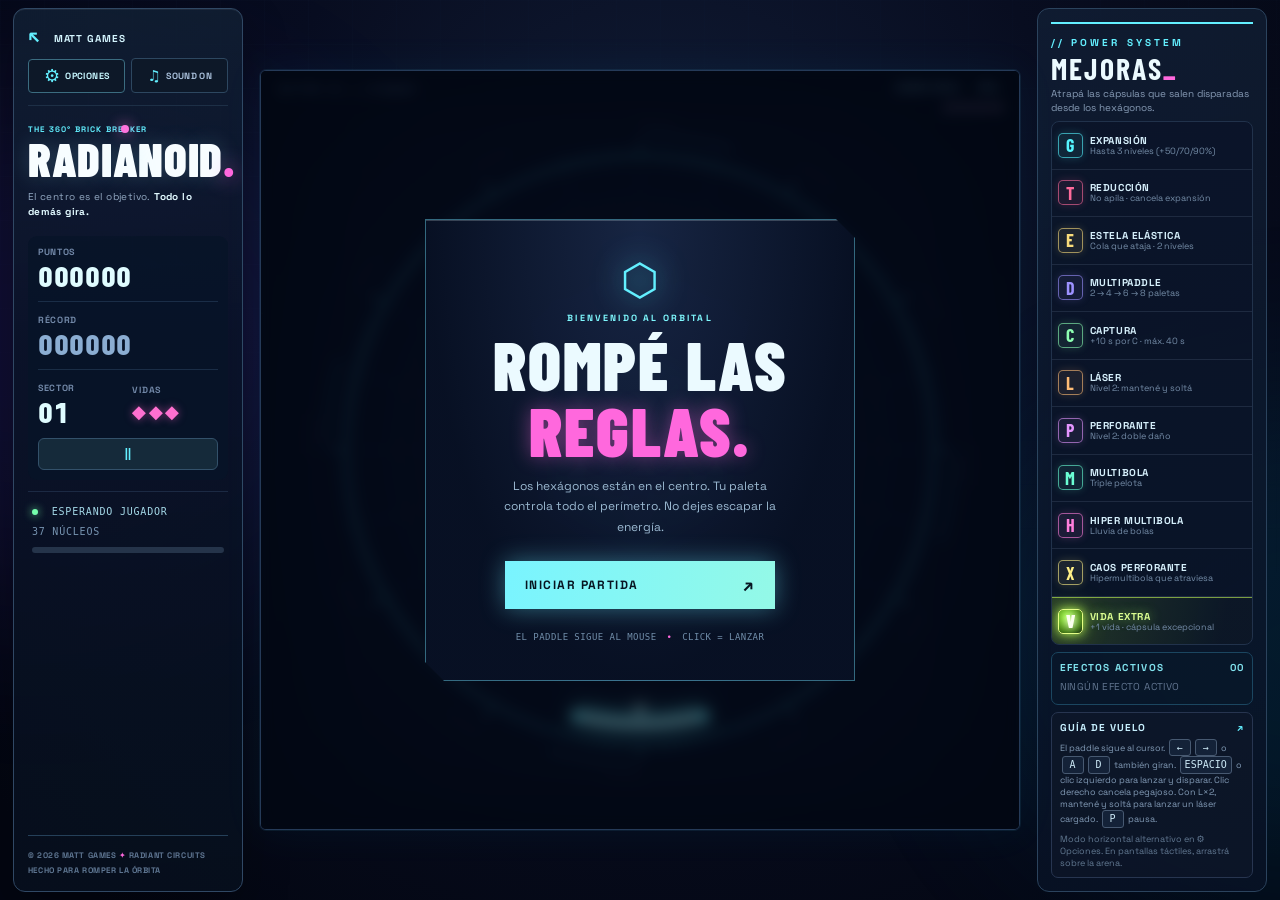
<file: radianoid/index.html>
<!doctype html>
<html lang="es">
<head>
  <meta charset="utf-8">
  <meta name="viewport" content="width=device-width,initial-scale=1,viewport-fit=cover">
  <meta name="theme-color" content="#050817">
  <meta name="description" content="Radianoid: el rompebloques de 360 grados, hexágonos neón y un arsenal de power-ups.">
  <title>RADIANOID — Neon Orbital Breaker</title>
  <link rel="icon" type="image/svg+xml" href="icon.svg">
  <link rel="stylesheet" href="style.css?v=1.7.0">
  <script src="game.js?v=1.7.0" defer></script>
</head>
<body>
  <div class="ambient ambient-one"></div><div class="ambient ambient-two"></div>
  <div id="settingsOverlay" class="settings-overlay" hidden>
    <section class="settings-panel" role="dialog" aria-modal="true" aria-labelledby="settingsTitle">
      <div class="settings-top"><span class="panel-kicker">// CONTROL SYSTEM</span><button id="settingsClose" type="button" class="settings-close" aria-label="Cerrar opciones">✕</button></div>
      <h2 id="settingsTitle">OPCIONES<span>_</span></h2>
      <p class="settings-intro">Elegí cómo controlar la paleta. La preferencia queda guardada en este navegador.</p>
      <fieldset class="settings-group">
        <legend>MOVIMIENTO DEL MOUSE</legend>
        <label class="settings-choice"><input type="radio" name="controlMode" value="follow" checked><span><strong>SEGUIR CURSOR</strong><small>El paddle acompaña al mouse alrededor del centro. Recomendado.</small></span><span class="choice-symbol" aria-hidden="true">◎</span></label>
        <label class="settings-choice"><input type="radio" name="controlMode" value="horizontal"><span><strong>MOVIMIENTO HORIZONTAL</strong><small>De izquierda a derecha recorriendo toda la circunferencia.</small></span><span class="choice-symbol" aria-hidden="true">↔</span></label>
      </fieldset>
      <p id="optionsHint" class="settings-hint" aria-live="polite">El paddle apunta hacia el cursor desde el centro de la arena.</p>
      <button type="button" class="settings-done" id="settingsDone">LISTO <span>↗</span></button>
    </section>
  </div>
  <main class="page">
    <section class="play-area">
      <aside class="game-hud" aria-label="Panel de control y puntuación">
  <header class="topbar">
    <a class="back-link" href="../" aria-label="Volver a Matt Games"><span aria-hidden="true">↖</span> MATT GAMES <span class="back-text">/ ARCADE</span></a>
    <span class="edition"><span class="live-dot"></span> ORBITAL ARCADE // 001</span>
    <div class="top-actions">
      <button class="sound-btn settings-btn" id="settingsBtn" type="button" aria-haspopup="dialog" title="Opciones de control (O)"><span aria-hidden="true">⚙</span><span>OPCIONES</span></button>
      <button class="sound-btn" id="soundBtn" type="button" aria-label="Activar o silenciar sonido" title="Sonido"><span id="soundIcon">♫</span><span id="soundLabel">SOUND ON</span></button>
    </div>
  </header>
    <section class="title-row" aria-label="Radianoid">
      <div><div class="eyebrow">THE 360° BRICK BREAKER</div><h1>RADI<span class="orbital-o">A<span class="orbit-point"></span></span>NOID<span class="title-dot">.</span></h1><p class="intro">El centro es el objetivo. <strong>Todo lo demás gira.</strong></p></div>
      <div class="title-decoration" aria-hidden="true"><span>◈</span><small>EST. 2026<br>NEON DIVISION</small></div>
    </section>
        <div class="scorebar">
          <div class="score-cell"><span class="score-label">PUNTOS</span><span id="score" class="score-value">000000</span></div>
          <div class="score-cell"><span class="score-label">RÉCORD</span><span id="best" class="score-value secondary">000000</span></div>
          <div class="score-cell level-cell"><span class="score-label">SECTOR</span><span id="level" class="score-value">01</span></div>
          <div class="score-cell life-cell"><span class="score-label">VIDAS</span><span id="lives" class="score-value hearts">◆ ◆ ◆</span></div>
          <button id="pauseBtn" class="icon-btn" type="button" aria-label="Pausar juego" title="Pausar (P)">Ⅱ</button>
        </div>
        <div class="below-board"><span><i class="tiny-dot"></i> <strong id="stateLabel">ESPERANDO JUGADOR</strong></span><div class="progress-wrap"><span id="bricksLabel">37 NÚCLEOS</span><div class="progress"><div id="progressFill"></div></div></div><span class="fpshint">360° / NO ESCAPE</span></div>
    <footer class="hud-footer">© 2026 MATT GAMES <span>✦</span> RADIANT CIRCUITS <span class="footer-right">HECHO PARA ROMPER LA ÓRBITA</span></footer>
      </aside>
      <div class="arcade-main">
        <div id="board" class="board-shell">
          <canvas id="game" aria-label="Juego Radianoid: la paleta sigue la dirección del cursor. Clic para lanzar o disparar."></canvas>
          <div class="board-vignette" aria-hidden="true"></div>
          <div id="chargeStatus" class="charge-status" title="Carga máxima entre las pelotas"><small>SOBRECARGA · MÁX.</small><strong id="chargeValue">▱▱▱▱▱</strong></div>
          <div id="laserChargeStatus" class="laser-charge-status" hidden>
            <span>⚡ CARGANDO LÁSER <strong id="laserChargeLabel">0%</strong></span>
            <div class="laser-charge-track"><div id="laserChargeFill"></div></div>
            <small>SOLTÁ PARA DISPARAR</small>
          </div>
          <div class="stage-caption" id="stageCaption">ARCADE SYSTEM <span>↗</span> READY</div>
          <div class="center-hint" id="centerHint">CLICK PARA LANZAR</div>
          <div class="overlay" id="overlay" role="dialog" aria-modal="true" aria-labelledby="overlayTitle">
            <div class="overlay-card">
              <div class="overlay-symbol" id="overlaySymbol">⬡</div>
              <div class="overlay-eyebrow" id="overlayEyebrow">BIENVENIDO AL ORBITAL</div>
              <h2 id="overlayTitle">ROMPÉ LAS<br><em>REGLAS.</em></h2>
              <p id="overlayText">Los hexágonos están en el centro. Tu paleta controla todo el perímetro. No dejes escapar la energía.</p>
              <button id="primaryBtn" class="primary-btn" type="button">INICIAR PARTIDA <span>↗</span></button>
              <div class="overlay-footnote" id="overlayFootnote">EL PADDLE SIGUE AL MOUSE <span>•</span> CLICK = LANZAR</div>
            </div>
          </div>
        </div>
      </div>
      <aside class="sidebar">
        <div class="panel-head"><span class="panel-kicker">// POWER SYSTEM</span><h2>MEJORAS<span>_</span></h2><p>Atrapá las cápsulas que salen disparadas desde los hexágonos.</p></div>
        <div class="power-list" id="powerList">
          <div class="power-row"><b style="--p:#55f5ff">G</b><div><strong>EXPANSIÓN</strong><small>Hasta 3 niveles (+50/70/90%)</small></div></div>
          <div class="power-row"><b style="--p:#ff6b9b">T</b><div><strong>REDUCCIÓN</strong><small>No apila · cancela expansión</small></div></div>
          <div class="power-row"><b style="--p:#f9dc7b">E</b><div><strong>ESTELA ELÁSTICA</strong><small>Cola que ataja · 2 niveles</small></div></div>
          <div class="power-row"><b style="--p:#9c91ff">D</b><div><strong>MULTIPADDLE</strong><small>2 → 4 → 6 → 8 paletas</small></div></div>
          <div class="power-row"><b style="--p:#8dffb2">C</b><div><strong>CAPTURA</strong><small>+10 s por C · máx. 40 s</small></div></div>
          <div class="power-row"><b style="--p:#ffbc75">L</b><div><strong>LÁSER</strong><small>Nivel 2: mantené y soltá</small></div></div>
          <div class="power-row"><b style="--p:#e595ff">P</b><div><strong>PERFORANTE</strong><small>Nivel 2: doble daño</small></div></div>
          <div class="power-row"><b style="--p:#6affd4">M</b><div><strong>MULTIBOLA</strong><small>Triple pelota</small></div></div>
          <div class="power-row"><b style="--p:#ff7fdc">H</b><div><strong>HIPER MULTIBOLA</strong><small>Lluvia de bolas</small></div></div>
          <div class="power-row"><b style="--p:#fff087">X</b><div><strong>CAOS PERFORANTE</strong><small>Hipermultibola que atraviesa</small></div></div>
          <div class="power-row extra-life"><b style="--p:#caff57">V</b><div><strong>VIDA EXTRA</strong><small>+1 vida · cápsula excepcional</small></div></div>
        </div>
        <div class="active-box"><div class="active-label"><span>EFECTOS ACTIVOS</span><span id="activeCount">00</span></div><div class="active-items" id="activeItems"><span class="no-effects">NINGÚN EFECTO ACTIVO</span></div></div>
        <div class="howto"><div class="howto-header">GUÍA DE VUELO <span>↗</span></div><p>El paddle sigue al cursor. <kbd>←</kbd><kbd>→</kbd> o <kbd>A</kbd><kbd>D</kbd> también giran. <kbd>ESPACIO</kbd> o clic izquierdo para lanzar y disparar. Clic derecho cancela pegajoso. Con L×2, mantené y soltá para lanzar un láser cargado. <kbd>P</kbd> pausa.</p><p class="subtle">Modo horizontal alternativo en ⚙ Opciones. En pantallas táctiles, arrastrá sobre la arena.</p></div>
      </aside>
    </section>
  </main>
</body>
</html>
</file>
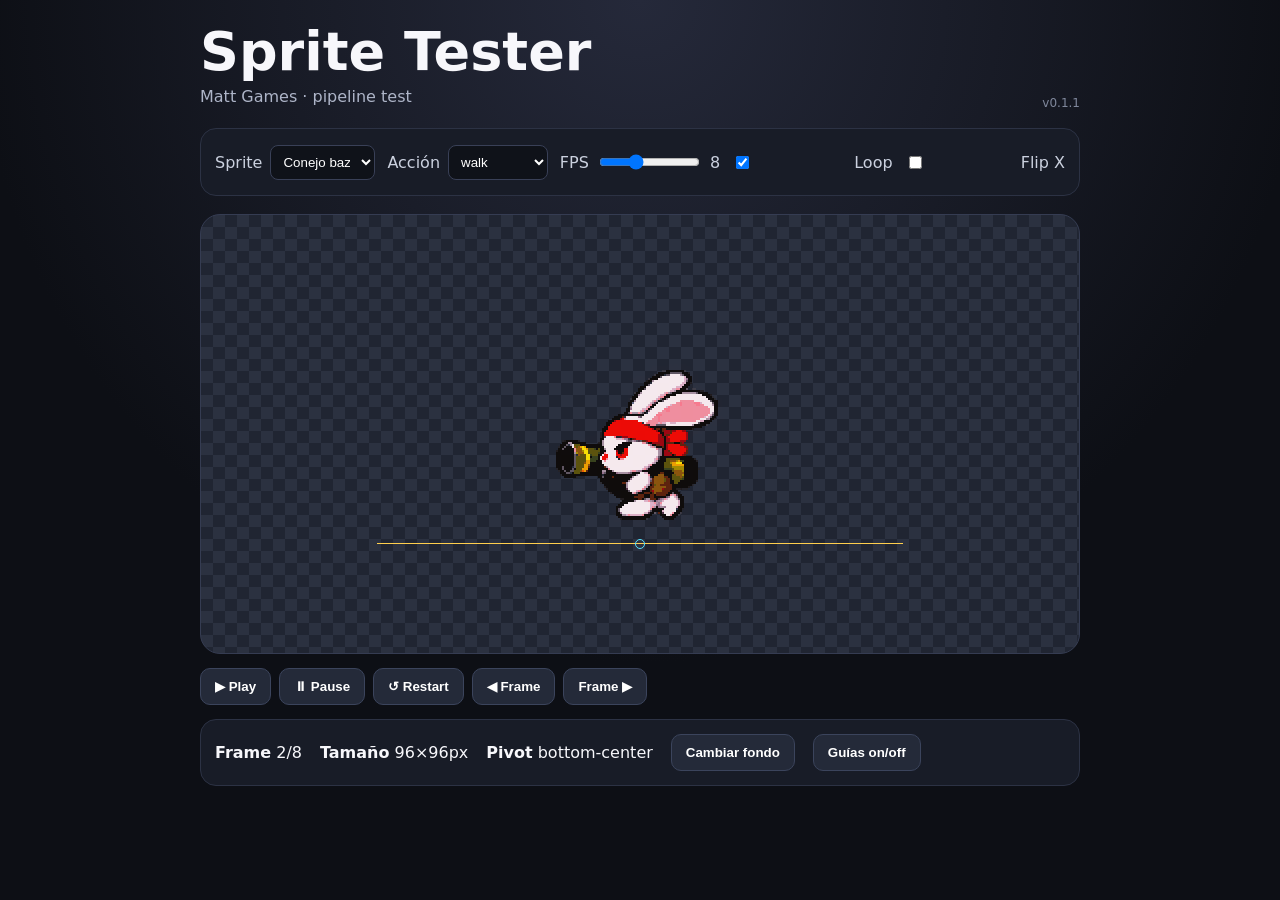
<file: sprite-tester/index.html>
<!doctype html><html lang="es"><head><meta charset="utf-8"><meta name="viewport" content="width=device-width,initial-scale=1"><title>Sprite Tester</title><link rel="stylesheet" href="style.css"></head><body><main><header><div><h1>Sprite Tester</h1><p>Matt Games · pipeline test</p></div><span class="ver">v0.1.1</span></header><section class="panel controls"><label>Sprite<select id="spriteSelect"></select></label><label>Acción<select id="actionSelect"></select></label><label>FPS<input id="fps" type="range" min="1" max="24" value="8"><span id="fpsValue">8</span></label><label><input id="loop" type="checkbox" checked> Loop</label><label><input id="flip" type="checkbox"> Flip X</label></section><section class="viewer checker" id="viewer"><canvas id="canvas" width="384" height="384"></canvas><div class="baseline" id="baseline"></div><div class="pivot" id="pivot"></div></section><section class="buttons"><button id="play">▶ Play</button><button id="pause">⏸ Pause</button><button id="restart">↺ Restart</button><button id="prev">◀ Frame</button><button id="next">Frame ▶</button></section><section class="panel info"><div><b>Frame</b> <span id="frameInfo">1/1</span></div><div><b>Tamaño</b> <span id="sizeInfo">—</span></div><div><b>Pivot</b> bottom-center</div><button id="bgBtn">Cambiar fondo</button><button id="guidesBtn">Guías on/off</button></section></main><script src="app.js"></script></body></html>
</file>
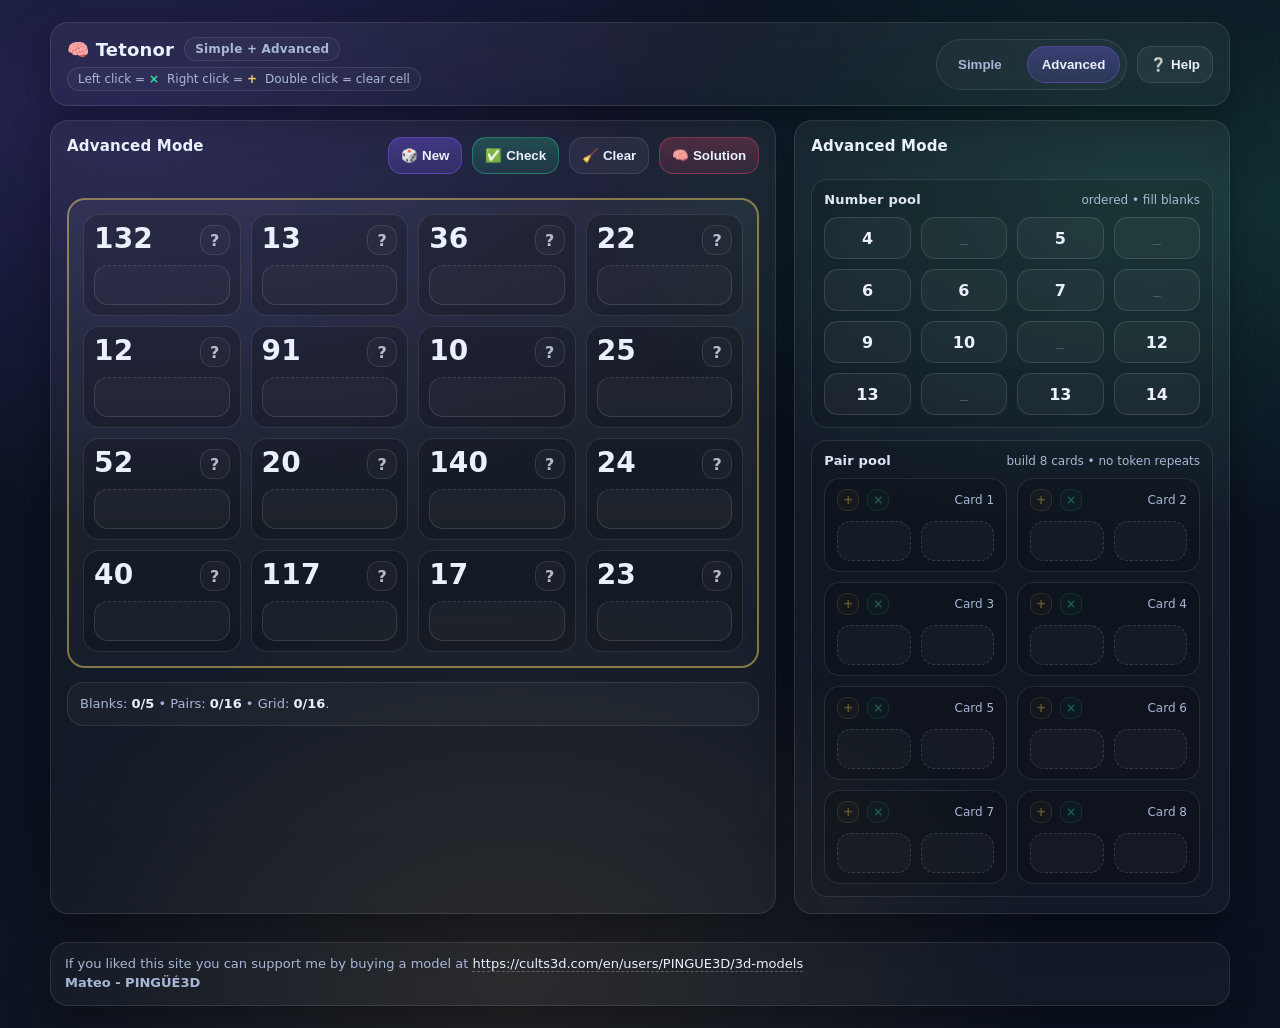
<file: tetonor/index.html>
<!doctype html>
<html lang="es">
<head>
  <meta charset="utf-8" />
  <meta name="viewport" content="width=device-width,initial-scale=1,viewport-fit=cover" />
  <title>Tetonor Mobile</title>
  <script>
    const isMobile = /Android|webOS|iPhone|iPad|iPod|BlackBerry|IEMobile|Opera Mini/i.test(
      navigator.userAgent
    );
    if (!isMobile) {
      window.location.replace('indexdesktop.html');
    }
  </script>

  <!-- PWA (single-file-ish): manifest por data: URL -->
  <link id="manifestLink" rel="manifest" href="">
  <meta name="theme-color" content="#ffffff" />
  <meta name="apple-mobile-web-app-capable" content="yes">
  <meta name="apple-mobile-web-app-status-bar-style" content="default">

  <style>
    :root{
      --bg:#ffffff;
      --ink:#0b0f1a;
      --muted:#667085;
      --line:#111111;
      --soft:#e6e8ee;

      --chip:#f2f4f7;
      --card:#ffffff;

      --yellow:#f4b400;     /* + */
      --green:#34a853;      /* × */
      --gray:#cbd5e1;

      --r-lg:18px;
      --r:14px;
      --r-sm:12px;

      --shadow: 0 8px 28px rgba(15, 23, 42, .10);
    }

    *{ box-sizing:border-box; -webkit-tap-highlight-color: transparent; }
    html,body{ height:100%; }
    body{
      margin:0;
      font-family: ui-sans-serif, system-ui, -apple-system, Segoe UI, Roboto, Arial;
      background:
        radial-gradient(1200px 700px at 20% -10%, rgba(52,168,83,.12), transparent 55%),
        radial-gradient(1200px 700px at 80% -10%, rgba(244,180,0,.10), transparent 55%),
        #fff;
      color:var(--ink);
    }

    /* Layout: todo entra en 100svh, sin scroll normal.
       Cuando "Solución" está ON, habilitamos scroll en el área central para que no recorte. */
    .app{
      height:100svh;
      display:flex;
      flex-direction:column;
      padding:8px;
      gap:8px;
    }

    .topbar{
      display:flex;
      align-items:center;
      justify-content:space-between;
      gap:8px;
      padding:6px 9px;
      border-radius: var(--r-lg);
      background: rgba(255,255,255,.85);
      backdrop-filter: blur(10px);
      box-shadow: var(--shadow);
      border:1px solid rgba(15,23,42,.08);
    }
    .brand{
      display:flex;
      align-items:center;
      gap:10px;
      min-width:0;
    }
    .logo{
      font-weight:900;
      letter-spacing:.6px;
      font-size:15px;
      line-height:1;
      padding:7px 9px;
      border-radius: 11px;
      background: linear-gradient(180deg, rgba(15,23,42,.06), rgba(15,23,42,.02));
      border:1px solid rgba(15,23,42,.08);
      white-space:nowrap;
    }
    .sub{
      display:flex;
      flex-direction:column;
      gap:4px;
      min-width:0;
    }
    .sub .mini{
      font-size:12px;
      color:var(--muted);
      white-space:nowrap;
      overflow:hidden;
      text-overflow:ellipsis;
    }
    .rowBtns{
      display:flex;
      gap:6px;
      align-items:center;
      flex-wrap:nowrap;
    }

    /* Botones superiores: “ligeramente más chicos” */
    .btn{
      border:1px solid rgba(15,23,42,.12);
      background: #fff;
      border-radius: 12px;
      padding:6px 9px;
      font-weight:800;
      font-size:11px;
      cursor:pointer;
      box-shadow: 0 4px 16px rgba(15,23,42,.06);
      display:flex;
      align-items:center;
      gap:6px;
      user-select:none;
    }
    .btn:active{ transform: translateY(1px); }
    .btn.primary{
      background: linear-gradient(180deg, rgba(15,23,42,.06), rgba(15,23,42,.02));
    }
    .btn.toggleOn{
      border-color: rgba(15,23,42,.20);
      background: linear-gradient(180deg, rgba(52,168,83,.12), rgba(52,168,83,.05));
    }
    .btn.icon{
      padding:6px 8px;
      width:34px;
      justify-content:center;
    }

    .difficulty{
      display:flex;
      align-items:center;
      gap:6px;
      padding:6px 8px;
      border-radius: 12px;
      border:1px solid rgba(15,23,42,.12);
      background:#fff;
      box-shadow: 0 4px 16px rgba(15,23,42,.06);
      font-size:12px;
      font-weight:900;
      color: var(--muted);
      user-select:none;
      white-space:nowrap;
    }
    .difficulty select{
      border:1px solid rgba(15,23,42,.14);
      border-radius:10px;
      padding:5px 8px 5px 10px;
      font:inherit;
      font-weight:900;
      color:#0b0f1a;
      background:#f8fafc;
    }

    .main{
      display:flex;
      flex-direction:column;
      gap:8px;
      flex:1;
      min-height:0;
    }

    /* Grid section */
    .panel{
      border-radius: var(--r-lg);
      background: rgba(255,255,255,.9);
      border:1px solid rgba(15,23,42,.08);
      box-shadow: var(--shadow);
      padding:6px;
      min-height:0;
    }
    .gridWrap{
      border:2px solid #111;
      border-radius: 14px;
      background:#fff;
      padding:4px;
      min-height:0;
      overflow:hidden; /* default: sin scroll */
    }
    .gridWrap.scrollable{
      overflow:auto; /* cuando solución ON, permitimos scroll y NO recortamos celdas */
    }

    .grid{
      display:grid;
      grid-template-columns: repeat(4, 1fr);
      gap:6px;
    }

    .cell{
      border:2px solid #111;
      border-radius: 12px;
      background:#fff;
      padding:5px 6px 6px 6px;
      min-height:60px;
      display:flex;
      flex-direction:column;
      justify-content:space-between;
      gap:4px;
      position:relative;
      user-select:none;
      touch-action:none;
    }

    .cellTop{
      display:flex;
      align-items:center;
      gap:6px;
      padding-left:32px;
    }
    .target{
      font-weight:1000;
      font-size:16px;
      line-height:1;
    }

    .opPill{
      width:24px; height:24px;
      border-radius: 999px;
      display:grid;
      place-items:center;
      font-weight:1000;
      font-size:12px;
      border:1px solid rgba(15,23,42,.12);
      background: var(--chip);
      color:#111;
      position:absolute;
      left:6px; top:6px;
    }
    .opPill.add{
      background: rgba(244,180,0,.18);
      border-color: rgba(244,180,0,.35);
      color: #7a4b00;
    }
    .opPill.mul{
      background: rgba(52,168,83,.16);
      border-color: rgba(52,168,83,.32);
      color: #0f5a2a;
    }

    .expr{
      font-size:11.5px;
      color: rgba(15,23,42,.85);
      font-weight:900;
      padding:4px 7px;
      border-radius: 11px;
      background: rgba(15,23,42,.04);
      border:1px dashed rgba(15,23,42,.14);
      min-height:28px;
      display:flex;
      align-items:center;
      justify-content:center;
      text-align:center;
    }

    .solLine{
      font-size:10.5px;
      color: var(--muted);
      font-weight:800;
      display:none;
    }
    .revealOn .solLine{ display:block; }

    .cell.ok{
      box-shadow: 0 0 0 3px rgba(52,168,83,.18) inset;
    }
    .cell.bad{
      box-shadow: 0 0 0 3px rgba(220, 38, 38, .16) inset;
    }

    /* Pairs */
    .pairsWrap{
      display:flex;
      flex-direction:column;
      gap:6px;
      min-height:0;
    }
    .pairsGrid{
      display:grid;
      grid-template-columns: repeat(2, 1fr);
      gap:6px;
      min-height:0;
    }
    .pairCard{
      border:2px solid #111;
      border-radius: 12px;
      background:#fff;
      padding:4px 10px;
      display:grid;
      grid-template-columns: 1fr auto 1fr;
      align-items:center;
      gap:10px;
      user-select:none;
      position:relative;
      min-height:44px;
      touch-action:none;
    }
    .pairSlot{
      width:100%; height:34px;
      border-radius: 13px;
      background: #fff;
      border:1px dashed rgba(15,23,42,.20);
      display:grid;
      place-items:center;
      font-weight:1000;
      color:#111;
      overflow:hidden;
      position:relative;
      touch-action:none;
    }
    .pairSlot.filled{
      border-style:solid;
      background: var(--chip);
    }
    .pairOps{
      display:flex;
      flex-direction:column;
      gap:4px;
      align-items:center;
      justify-content:center;
      min-width:0;
      width:34px;
    }
    .marks{
      display:flex;
      flex-direction:column;
      gap:4px;
      align-items:center;
      flex:0 0 auto;
    }
    .mark{
      width:28px;height:28px;
      border-radius: 999px;
      display:grid;
      place-items:center;
      font-weight:1000;
      font-size:11px;
      border:1px solid rgba(15,23,42,.12);
      background: var(--chip);
      color: rgba(15,23,42,.5);
    }
    .mark.add.on{
      background: rgba(244,180,0,.22);
      border-color: rgba(244,180,0,.38);
      color:#7a4b00;
    }
    .mark.mul.on{
      background: rgba(52,168,83,.20);
      border-color: rgba(52,168,83,.34);
      color:#0f5a2a;
    }
    .mark.over{
      box-shadow: 0 0 0 3px rgba(220,38,38,.14) inset;
      border-color: rgba(220,38,38,.35);
      color: rgba(220,38,38,.92);
      background: rgba(220,38,38,.06);
    }

    /* Numbers pool */
    .numsGrid{
      display:grid;
      grid-template-columns: repeat(8, 1fr);
      gap:6px;
    }
    .numTok{
      border:2px solid #111;
      border-radius: 12px;
      background:#fff;
      min-height:36px;
      display:grid;
      place-items:center;
      font-weight:1000;
      user-select:none;
      position:relative;
      touch-action:none;
    }
    .numTok.used{
      opacity:.38;
    }

    /* editable number: input */
    .numTok .in{
      width:100%;
      height:100%;
      border:0;
      outline:0;
      font: inherit;
      font-weight:1000;
      text-align:center;
      background: transparent;
      color: #111;
    }
    .numTok.edit{
      background: rgba(15,23,42,.03);
    }

    /* Drag ghost */
    .ghost{
      position:fixed;
      left:0; top:0;
      transform: translate(-9999px,-9999px);
      pointer-events:none;
      z-index:200;
      background:#fff;
      border:2px solid #111;
      border-radius: 14px;
      padding:10px 12px;
      font-weight:1000;
      box-shadow: 0 12px 30px rgba(15,23,42,.18);
    }
    .dropHot{
      box-shadow: 0 0 0 3px rgba(15,23,42,.18) inset;
    }
    .pairCard.dropHot{
      border-color: #2563eb;
      box-shadow: 0 0 0 3px rgba(37,99,235,.18) inset;
    }

    /* Toast */
    .toast{
      position:fixed;
      left:50%;
      bottom:18px;
      transform:translateX(-50%);
      padding:10px 12px;
      border-radius: 14px;
      background: rgba(15,23,42,.92);
      color:#fff;
      font-size:12px;
      font-weight:800;
      opacity:0;
      transition: opacity .18s ease, transform .18s ease;
      z-index:250;
      pointer-events:none;
      max-width: calc(100vw - 24px);
      text-align:center;
    }
    .toast.show{ opacity:1; transform:translateX(-50%) translateY(-4px); }

    /* Modal */
    .back{
      position:fixed; inset:0;
      background: rgba(2,6,23,.55);
      display:none;
      align-items:center;
      justify-content:center;
      padding:14px;
      z-index:300;
    }
    .back.show{ display:flex; }
    .modal{
      width:100%;
      max-width:560px;
      background:#fff;
      border-radius: 18px;
      border:1px solid rgba(15,23,42,.12);
      box-shadow: 0 20px 60px rgba(2,6,23,.25);
      overflow:hidden;
    }
    .mHead{
      display:flex;
      justify-content:space-between;
      align-items:center;
      gap:10px;
      padding:12px 14px;
      border-bottom:1px solid rgba(15,23,42,.10);
      font-weight:1000;
    }
    .mBody{
      padding:12px 14px 14px 14px;
      color: rgba(15,23,42,.92);
      font-size:13px;
      line-height:1.45;
    }
    .mBody ul{ margin:8px 0 0 18px; }
    .mBody li{ margin:6px 0; }
    .mFoot{
      padding:10px 14px 14px 14px;
      display:flex;
      gap:10px;
      justify-content:flex-end;
    }

    .footer{
      padding:7px 12px;
      border-radius: var(--r-lg);
      background: linear-gradient(135deg, rgba(15,23,42,.04), rgba(15,23,42,.02));
      border:1px solid rgba(15,23,42,.08);
      box-shadow: var(--shadow);
      font-size:11px;
      color: rgba(15,23,42,.78);
      text-align:center;
      display:flex;
      align-items:center;
      justify-content:center;
      gap:10px;
      flex-wrap:wrap;
    }
    .footer .pill{
      display:inline-flex;
      align-items:center;
      gap:8px;
      padding:8px 12px;
      border-radius:12px;
      background:#0b0f1a;
      color:#f8fafc;
      text-decoration:none;
      box-shadow: 0 8px 20px rgba(15,23,42,.18);
      font-weight:900;
    }
    .footer .pill span{ opacity:.9; font-weight:700; }

    /* Confetti canvas */
    #confetti{
      position:fixed;
      inset:0;
      pointer-events:none;
      z-index:260;
    }
  </style>
</head>

<body>
  <canvas id="confetti"></canvas>

  <div class="app" id="appRoot">
    <div class="topbar">
      <div class="brand">
        <div class="logo">TETONOR</div>
        <div class="sub">
          <div class="mini" id="miniStatus"></div>
          <div class="mini" id="miniHint"></div>
        </div>
      </div>

      <div class="rowBtns">
        <button class="btn primary" id="btnNew">NUEVO</button>
        <button class="btn" id="btnReveal">SOLUCIÓN</button>
        <button class="btn icon" id="btnHelp" title="Help">?</button>

        <div class="difficulty" title="Dificultad">
          <label for="diffSelect" id="diffLabel">DIF</label>
          <select id="diffSelect" aria-label="Difficulty"></select>
        </div>
      </div>
    </div>

    <div class="main">
      <!-- GRID -->
      <div class="panel">
        <div class="gridWrap" id="gridWrap">
          <div class="grid" id="grid"></div>
        </div>
      </div>

      <!-- PAIRS -->
      <div class="panel pairsWrap">
        <div class="pairsGrid" id="pairsGrid"></div>
      </div>

      <!-- NUMBERS -->
      <div class="panel">
        <div class="numsGrid" id="numsGrid"></div>
      </div>
    </div>

    <div class="footer" id="footer"></div>
  </div>

  <div class="ghost" id="ghost"></div>
  <div class="toast" id="toast"></div>

  <!-- Help modal -->
  <div class="back" id="back">
    <div class="modal" role="dialog" aria-modal="true" aria-labelledby="helpTitle">
      <div class="mHead">
        <div id="helpTitle">Ayuda</div>
        <button class="btn icon" id="btnClose">✕</button>
      </div>
      <div class="mBody" id="helpBody"></div>
      <div class="mFoot">
        <button class="btn" id="btnClose2">OK</button>
      </div>
    </div>
  </div>

  <script>
    // =========================================================
    // i18n
    // =========================================================
    let LANG = (navigator.language || "es").toLowerCase().startsWith("es") ? "es" : "en";

    const I18N = {
      es: {
        new:"NUEVO",
        sol:"SOLUCIÓN",
        help:"Ayuda",
        grid:"Grilla",
        pairs:"Pares",
        nums:"Números",
        hint:"",
        statusReady:"",
        statusWin:"¡Victoria! ✅",
        statusErr:"Hay errores ❌",
        needFill:"Completá los huecos y armá tarjetas.",
        diff:"NV",
        diffTip:"Dificultad = cantidad de huecos (0 = más fácil)",
        numsHint:(holes)=> holes===0 ? "sin huecos" : (holes===1 ? "1 hueco" : `${holes} huecos`),
        helpBody: `
          <b>Controles</b>
          <ul>
            <li><b>Tap</b> en una celda de la grilla: cambia operación (vacío → <span style="color:#7a4b00;font-weight:900">+</span> → <span style="color:#0f5a2a;font-weight:900">×</span>).</li>
            <li>Arrastrá números al <b>pool de pares</b> para armar 8 tarjetas.</li>
            <li><b>Doble tap / doble click</b> sobre un número en una tarjeta: lo suelta (desvincula).</li>
            <li>Arrastrá una tarjeta a una celda de la grilla.</li>
            <li>Regla: cada tarjeta debe usarse <b>una vez en +</b> y <b>una vez en ×</b>.</li>
            <li><b>Cualquier solución válida</b> cuenta como victoria.</li>
          </ul>
        `,
        toastNew:"Nuevo puzzle listo.",
        toastRevealOn:"Mostrando solución (puede scrollear).",
        toastRevealOff:"Ocultando solución.",
        toastNeedNumber:"Ese número todavía está vacío.",
        toastTokenUsed:"Ese número ya está usado en otra tarjeta.",
        toastCardNotReady:"Esa tarjeta no está completa.",
        toastNeedCard:"Arrastrá una tarjeta primero.",
        toastStripOrder:"La pool debe estar ordenada (ascendente).",
        toastMissing:"Falta completar cosas.",
        toastWin:"¡Perfecto!",
        footer:`<span>Si te gustó, comprame un modelito 3D</span><a class="pill" href="https://cults3d.com/es/usuarios/PINGUE3D/modelos-3d" target="_blank" rel="noreferrer noopener">Cults · <span>PINGÜÉ3D</span></a><span><b>Mateo</b></span>`
      },
      en: {
        new:"NEW",
        sol:"SOLUTION",
        help:"Help",
        grid:"Grid",
        pairs:"Pairs",
        nums:"Numbers",
        hint:"",
        statusReady:"",
        statusWin:"Victory! ✅",
        statusErr:"There are errors ❌",
        needFill:"Fill blanks and build cards.",
        diff:"LVL",
        diffTip:"Difficulty = number of blanks (0 = easiest)",
        numsHint:(holes)=> holes===0 ? "no blanks" : (holes===1 ? "1 blank" : `${holes} blanks`),
        helpBody: `
          <b>Controls</b>
          <ul>
            <li><b>Tap</b> a grid cell: cycles operation (empty → <span style="color:#7a4b00;font-weight:900">+</span> → <span style="color:#0f5a2a;font-weight:900">×</span>).</li>
            <li>Drag numbers into the <b>pair pool</b> to build 8 cards.</li>
            <li><b>Double tap / double click</b> a number inside a card: release it.</li>
            <li>Drag a card into a grid cell.</li>
            <li>Rule: each card must be used <b>once in +</b> and <b>once in ×</b>.</li>
            <li><b>Any valid solution</b> counts as a win.</li>
          </ul>
        `,
        toastNew:"New puzzle ready.",
        toastRevealOn:"Showing solution (scroll enabled).",
        toastRevealOff:"Hiding solution.",
        toastNeedNumber:"That number is still blank.",
        toastTokenUsed:"That number is already used by another card.",
        toastCardNotReady:"That card is incomplete.",
        toastNeedCard:"Drag a card first.",
        toastStripOrder:"The pool must be ascending.",
        toastMissing:"Something is missing.",
        toastWin:"Perfect!",
        footer:`<span>If you enjoyed it, check my 3D shop</span><a class="pill" href="https://cults3d.com/en/users/PINGUE3D/3d-models" target="_blank" rel="noreferrer noopener">Cults · <span>PINGÜÉ3D</span></a><span><b>Mateo</b></span>`
      }
    };

    const t = (k, ...args) => {
      const v = I18N[LANG][k];
      return (typeof v === "function") ? v(...args) : v;
    };

    // =========================================================
    // State + puzzle generation
    // =========================================================
    const gridEl = document.getElementById("grid");
    const pairsEl = document.getElementById("pairsGrid");
    const numsEl = document.getElementById("numsGrid");
    const miniStatus = document.getElementById("miniStatus");
    const miniHint = document.getElementById("miniHint");
    const gridWrap = document.getElementById("gridWrap");
    const appRoot = document.getElementById("appRoot");

    const btnNew = document.getElementById("btnNew");
    const btnReveal = document.getElementById("btnReveal");
    const btnHelp = document.getElementById("btnHelp");

    const diffSelect = document.getElementById("diffSelect");
    const diffLabel = document.getElementById("diffLabel");

    const back = document.getElementById("back");
    const helpBody = document.getElementById("helpBody");
    const helpTitle = document.getElementById("helpTitle");
    const btnClose = document.getElementById("btnClose");
    const btnClose2 = document.getElementById("btnClose2");

    const footer = document.getElementById("footer");
    const toastEl = document.getElementById("toast");

    let reveal = false;
    let hasWon = false;

    const S = {
      difficulty: 5, // cantidad de huecos (0 = más fácil)
      strip: [],     // [{value:number|null, isBlank:boolean}]
      stripGuess: Array(16).fill(null),
      // pair cards: 8 cards, each slot stores stripIdx or null
      cards: Array.from({length:8}, ()=>({a:null,b:null,lastSlot:null})),
      // grid: 16 cells, each has cardId or null + op null/+/*
      grid: Array.from({length:16}, ()=>({cardId:null, op:null})),
      // hidden solution (solo para mostrar cuando reveal ON)
      solution: { fullStrip:[], solPairs:[], cells:[] }
    };

    for(let i=0;i<=12;i++){
      const opt = document.createElement("option");
      opt.value = String(i);
      opt.textContent = String(i);
      diffSelect.appendChild(opt);
    }

    function randInt(min,max){ return Math.floor(Math.random()*(max-min+1))+min; }
    function shuffle(arr){
      for(let i=arr.length-1;i>0;i--){
        const j=Math.floor(Math.random()*(i+1));
        [arr[i],arr[j]]=[arr[j],arr[i]];
      }
      return arr;
    }

    function genFullStrip(){
      // 16 números ordenados, con repetidos permitidos
      const nums=[];
      let cur=randInt(1,6);
      for(let i=0;i<16;i++){
        const step = (Math.random()<0.42)?0:(Math.random()<0.78?1:randInt(2,3));
        cur = Math.min(cur + step, 48);
        nums.push(cur);
      }
      nums.sort((a,b)=>a-b);
      return nums;
    }

    function maskStrip(full, holes){
      // holes = cantidad de huecos (0 = fácil)
      const idxs = new Set();
      while(idxs.size < holes){
        const i = randInt(0,15);
        if(i===0 || i===15) continue; // extremos fijos para mantener orden más fácil
        idxs.add(i);
      }
      return full.map((v,i)=>({ value: idxs.has(i) ? null : v, isBlank: idxs.has(i) }));
    }

    function genSolutionPairs(){
      const idxs=[...Array(16)].map((_,i)=>i);
      shuffle(idxs);
      const pairs=[];
      for(let i=0;i<16;i+=2) pairs.push([idxs[i], idxs[i+1]]);
      return pairs; // 8 pares
    }

    function genTargets(fullStrip, solPairs){
      // 16 celdas: por cada par -> una suma y un producto
      const cells=[];
      for(let p=0;p<8;p++){
        const [i1,i2]=solPairs[p];
        const a=fullStrip[i1], b=fullStrip[i2];
        cells.push({target:a+b, op:"+", pairId:p});
        cells.push({target:a*b, op:"x", pairId:p});
      }
      shuffle(cells);
      return cells;
    }

    function newGame(){
      const fullStrip = genFullStrip();
      const solPairs = genSolutionPairs();
      const cells = genTargets(fullStrip, solPairs);

      S.solution.fullStrip = fullStrip.slice();
      S.solution.solPairs = solPairs.map(p=>p.slice());
      S.solution.cells = cells.map(c=>({...c}));

      S.strip = maskStrip(fullStrip, S.difficulty);
      S.stripGuess = Array(16).fill(null);
      S.cards = Array.from({length:8}, ()=>({a:null,b:null,lastSlot:null}));
      S.grid  = Array.from({length:16}, ()=>({cardId:null, op:null}));

      reveal = false;
      hasWon = false;
      btnReveal.classList.remove("toggleOn");

      renderAll();
      toast(t("toastNew"));
      setStatus(t("statusReady"));
    }

    // =========================================================
    // Derived helpers
    // =========================================================
    function stripValueAt(i){
      const item = S.strip[i];
      if(!item.isBlank) return item.value;
      return S.stripGuess[i];
    }

    function stripTokenUsed(i){
      return S.cards.some(c=>c.a===i || c.b===i);
    }

    function cardReady(cardId){
      const c=S.cards[cardId];
      if(c.a===null || c.b===null) return false;
      const a = stripValueAt(c.a);
      const b = stripValueAt(c.b);
      return (a!==null && b!==null);
    }

    function cardValues(cardId){
      const c=S.cards[cardId];
      const a = (c.a===null) ? null : stripValueAt(c.a);
      const b = (c.b===null) ? null : stripValueAt(c.b);
      return {a,b};
    }

    function orderOK(){
      const vals = Array.from({length:16},(_,i)=>stripValueAt(i));
      for(let i=1;i<16;i++){
        if(vals[i]!==null && vals[i-1]!==null && vals[i] < vals[i-1]) return false;
      }
      return true;
    }

    function gridComputed(i){
      const g=S.grid[i];
      if(g.cardId===null || g.op===null) return null;
      if(!cardReady(g.cardId)) return null;
      const {a,b}=cardValues(g.cardId);
      if(a===null || b===null) return null;
      return g.op==="+" ? (a+b) : (a*b);
    }

    function cardUsage(){
      const usage = Array.from({length:8}, ()=>({add:0,mul:0}));
      S.grid.forEach(g=>{
        if(g.cardId===null || g.op===null) return;
        if(g.op==="+") usage[g.cardId].add++;
        else usage[g.cardId].mul++;
      });
      return usage;
    }

    // =========================================================
    // Rendering (con preservación de foco)
    // =========================================================
    function snapshotFocus(){
      const a = document.activeElement;
      if(!a) return null;
      if(a.tagName === "INPUT" && a.dataset && a.dataset.stripIdx){
        return {
          stripIdx: parseInt(a.dataset.stripIdx,10),
          start: a.selectionStart,
          end: a.selectionEnd
        };
      }
      return null;
    }
    function restoreFocus(snap){
      if(!snap) return;
      const inp = document.querySelector(`input[data-strip-idx="${snap.stripIdx}"]`);
      if(!inp) return;
      inp.focus({preventScroll:true});
      try{
        inp.setSelectionRange(snap.start ?? inp.value.length, snap.end ?? inp.value.length);
      }catch(_){}
    }

    function applyTexts(){
      document.documentElement.setAttribute("lang", LANG);
      btnNew.textContent = t("new");
      btnReveal.textContent = t("sol");
      btnHelp.title = t("help");
      helpTitle.textContent = t("help");
      helpBody.innerHTML = t("helpBody");

      miniHint.textContent = t("hint");

      diffLabel.textContent = t("diff");
      document.querySelector(".difficulty").title = t("diffTip");
      diffSelect.value = String(S.difficulty);

      footer.innerHTML = I18N[LANG].footer;
    }

    function renderAll(){
      const snap = snapshotFocus();

      applyTexts();
      renderNumbers();
      renderPairs();
      renderGrid();
      renderStatusLine();

      restoreFocus(snap);

      // check auto-win after any interaction
      checkVictory(false);
    }

    function renderStatusLine(){
      miniStatus.textContent = orderOK() ? t("statusReady") : t("toastStripOrder");
    }

    function renderNumbers(){
      numsEl.innerHTML = "";
      for(let i=0;i<16;i++){
        const item = S.strip[i];
        const val = stripValueAt(i);
        const used = stripTokenUsed(i);

        const tok = document.createElement("div");
        tok.className = "numTok" + (used ? " used":"") + (item.isBlank ? " edit":"");
        tok.dataset.kind = "token";
        tok.dataset.stripIdx = String(i);

        if(item.isBlank){
          const inp = document.createElement("input");
          inp.className = "in";
          inp.inputMode = "numeric";
          inp.pattern = "[0-9]*";
          inp.placeholder = "—";
          inp.value = (val===null ? "" : String(val));
          inp.dataset.stripIdx = String(i);     // para restaurar foco
          inp.setAttribute("data-strip-idx", String(i));

          // FIX foco: NO re-render “agresivo” que te saca del input.
          // Solo actualizamos el estado y luego re-render con restoreFocus (arriba).
          inp.addEventListener("input", ()=>{
            const clean = inp.value.replace(/[^\d]/g,"");
            if(inp.value !== clean) inp.value = clean;
            S.stripGuess[i] = (clean==="" ? null : parseInt(clean,10));
            // Re-render completo pero restaurando foco y caret
            renderAll();
          });

          tok.appendChild(inp);
        }else{
          tok.textContent = String(item.value);
        }

        // Marcar fuera de orden (solo si hay valores vecinos)
        const v = stripValueAt(i);
        if(v!==null){
          const prev = i>0 ? stripValueAt(i-1) : null;
          const next = i<15 ? stripValueAt(i+1) : null;
          let ok=true;
          if(prev!==null && v<prev) ok=false;
          if(next!==null && v>next) ok=false;
          if(!ok) tok.style.boxShadow = "0 0 0 3px rgba(220,38,38,.14) inset";
          else tok.style.boxShadow = "";
        }

        // Custom drag (touch + mouse): token -> pairSlot
        attachDragToken(tok);

        numsEl.appendChild(tok);
      }
    }

    function renderPairs(){
      pairsEl.innerHTML = "";
      const usage = cardUsage();

      for(let c=0;c<8;c++){
        const card = document.createElement("div");
        card.className = "pairCard";
        card.dataset.kind = "card";
        card.dataset.cardId = String(c);

        const addOn = usage[c].add>0;
        const mulOn = usage[c].mul>0;

        const aIdx = S.cards[c].a;
        const bIdx = S.cards[c].b;
        const aVal = (aIdx===null) ? null : stripValueAt(aIdx);
        const bVal = (bIdx===null) ? null : stripValueAt(bIdx);

        card.innerHTML = `
          <div class="pairSlot ${aIdx!==null ? "filled":""}" data-slot="a">${aVal??""}</div>
          <div class="pairOps">
            <div class="marks">
              <div class="mark add ${addOn?"on":""} ${usage[c].add>1?"over":""}">+</div>
              <div class="mark mul ${mulOn?"on":""} ${usage[c].mul>1?"over":""}">×</div>
            </div>
          </div>
          <div class="pairSlot ${bIdx!==null ? "filled":""}" data-slot="b">${bVal??""}</div>
        `;

        // Drop target for tokens on each slot
        card.querySelectorAll(".pairSlot").forEach(slot=>{
          const which = slot.getAttribute("data-slot"); // a/b
          attachDropPairSlot(slot, c, which);

          // FIX #5: doble click / doble tap en la tarjeta => desvincula
          let lastTap=0;
          slot.addEventListener("click", (e)=>{
            e.stopPropagation();
            const now = Date.now();
            if(now - lastTap < 320){
              // double tap
              if(S.cards[c][which]!==null){
                clearCardSlot(c, which);
                renderAll();
              }
            }
            lastTap = now;
          });
          slot.addEventListener("dblclick", (e)=>{
            e.stopPropagation();
            if(S.cards[c][which]!==null){
              clearCardSlot(c, which);
              renderAll();
            }
          });
        });

        // Double tap/click on card clears both slots
        let lastCardTap = 0;
        card.addEventListener("click", (e)=>{
          const now = Date.now();
          if(now - lastCardTap < 320){
            if(clearCardSlots(c)) renderAll();
          }
          lastCardTap = now;
        });
        card.addEventListener("dblclick", (e)=>{
          if(clearCardSlots(c)) renderAll();
        });

        // Drop target on full card for auto-slotting
        attachDropPairCard(card, c);

        // Drag card -> grid cell (touch + mouse)
        attachDragCard(card);

        pairsEl.appendChild(card);
      }
    }

    function renderGrid(){
      // cuando reveal ON, habilitar scroll en gridWrap
      gridWrap.classList.toggle("scrollable", reveal);
      appRoot.classList.toggle("revealOn", reveal);

      gridEl.innerHTML = "";

      for(let i=0;i<16;i++){
        const cellDef = S.solution.cells[i]; // targets (mismos targets siempre)
        const target = cellDef.target;
        const g = S.grid[i];

        const computed = gridComputed(i);
        const isComplete = computed!==null;
        const isCorrect = isComplete && computed===target;

        const cell = document.createElement("div");
        cell.className = "cell" + (isComplete ? (isCorrect ? " ok":" bad") : "");
        cell.dataset.kind = "gridCell";
        cell.dataset.cellIdx = String(i);

        let opClass="", opText="—";
        if(g.op==="+"){ opClass="add"; opText="+"; }
        else if(g.op==="x"){ opClass="mul"; opText="×"; }

        // expression line
        let expr="—";
        if(g.cardId!==null){
          const {a,b}=cardValues(g.cardId);
          const sym = g.op===null ? "—" : (g.op==="+"?"+":"×");
          expr = `${a??"—"} ${sym} ${b??"—"}`;
        }

        // reveal line shows the generated solution for THAT cell (one possible)
        let solLine = "";
        if(reveal){
          const sol = S.solution.cells[i];
          const [i1,i2] = S.solution.solPairs[sol.pairId];
          const a = S.solution.fullStrip[i1];
          const b = S.solution.fullStrip[i2];
          const sym = (sol.op==="x") ? "×" : "+";
          solLine = `Sol: ${a} ${sym} ${b}`;
        }

        cell.innerHTML = `
          <div class="cellTop">
            <div class="target">${target}</div>
            <div class="opPill ${opClass}">${opText}</div>
          </div>
          <div class="expr">${expr}</div>
          <div class="solLine">${solLine}</div>
        `;

        // Tap cycles op: null -> + -> x -> null (even if no card placed yet)
        cell.addEventListener("click", ()=>{
          if(g.op===null) g.op="+";
          else if(g.op==="+") g.op="x";
          else g.op=null;
          renderAll();
        });

        // clear on double tap / dblclick
        let lastTap=0;
        cell.addEventListener("click", ()=>{
          const now=Date.now();
          if(now-lastTap<320){
            S.grid[i]={cardId:null, op:null};
            renderAll();
          }
          lastTap=now;
        });
        cell.addEventListener("dblclick", ()=>{
          S.grid[i]={cardId:null, op:null};
          renderAll();
        });

        // drop card
        attachDropGridCell(cell, i);

        gridEl.appendChild(cell);
      }
    }

    // =========================================================
    // Victory: “cualquier solución válida”
    // =========================================================
    function checkVictory(showToasts=true){
      // 1) blanks filled
      for(let i=0;i<16;i++){
        if(S.strip[i].isBlank && stripValueAt(i)===null){
          hasWon = false;
          if(showToasts) toast(t("toastMissing"));
          return false;
        }
      }
      // 2) strip ascending
      if(!orderOK()){
        hasWon = false;
        if(showToasts) toast(t("toastStripOrder"));
        return false;
      }
      // 3) pair cards full (16 slots)
      const filledPairSlots = S.cards.reduce((acc,c)=> acc + (c.a!==null?1:0) + (c.b!==null?1:0), 0);
      if(filledPairSlots < 16){
        hasWon = false;
        if(showToasts) toast(t("needFill"));
        return false;
      }
      // 4) grid complete
      const filledGrid = S.grid.filter(g=>g.cardId!==null && g.op!==null).length;
      if(filledGrid < 16){
        hasWon = false;
        if(showToasts) toast(t("toastMissing"));
        return false;
      }
      // 5) each cell hits target
      for(let i=0;i<16;i++){
        const target = S.solution.cells[i].target;
        const computed = gridComputed(i);
        if(computed !== target){
          hasWon = false;
          if(showToasts) toast(t("statusErr"));
          return false;
        }
      }
      // 6) each card used exactly once in + and once in ×
      const usage = cardUsage();
      const okUsage = usage.every(u=>u.add===1 && u.mul===1);
      if(!okUsage){
        hasWon = false;
        if(showToasts) toast(t("statusErr"));
        return false;
      }

      // WIN
      setStatus(t("statusWin"));
      if(showToasts) toast(t("toastWin"));
      if(!hasWon){
        confettiBurst();
        hasWon = true;
      }
      return true;
    }

    // =========================================================
    // UI actions
    // =========================================================
    function setStatus(msg){
      miniStatus.textContent = msg;
    }
    function toast(msg){
      toastEl.textContent = msg;
      toastEl.classList.add("show");
      clearTimeout(toastEl._t);
      toastEl._t = setTimeout(()=>toastEl.classList.remove("show"), 1400);
    }

    btnNew.addEventListener("click", newGame);

    btnReveal.addEventListener("click", ()=>{
      reveal = !reveal;
      btnReveal.classList.toggle("toggleOn", reveal);
      if(reveal) toast(t("toastRevealOn"));
      else toast(t("toastRevealOff"));
      renderAll();
    });

    btnHelp.addEventListener("click", ()=>{
      back.classList.add("show");
    });
    function closeModal(){ back.classList.remove("show"); }
    btnClose.addEventListener("click", closeModal);
    btnClose2.addEventListener("click", closeModal);
    back.addEventListener("click", (e)=>{ if(e.target===back) closeModal(); });
    document.addEventListener("keydown",(e)=>{ if(e.key==="Escape") closeModal(); });

    // Dificultad “al revés”: 0 = 0 huecos (más fácil)
    diffSelect.addEventListener("input", ()=>{
      S.difficulty = parseInt(diffSelect.value,10);
    });
    diffSelect.addEventListener("change", ()=>{
      // al cambiar dificultad, generamos puzzle nuevo
      newGame();
    });

    // =========================================================
    // Drag system (touch + mouse)
    //   - token drag -> pairSlot
    //   - card drag  -> grid cell
    // Requirements:
    //  3) input no pierde foco tras 1 dígito: solucionado con restoreFocus
    //  4) editable tokens se pueden arrastrar clickeando en cualquier parte:
    //     implementamos drag propio en el wrapper .numTok (incluye input).
    // =========================================================
    const ghost = document.getElementById("ghost");
    let drag = null; // {type:"token"/"card", ...}

    function point(e){
      if(e.touches && e.touches[0]) return {x:e.touches[0].clientX, y:e.touches[0].clientY};
      return {x:e.clientX, y:e.clientY};
    }

    function attachDragToken(tok){
      const stripIdx = parseInt(tok.dataset.stripIdx,10);

      // Start drag on pointerdown (also works when user taps on input area)
      tok.addEventListener("pointerdown", (e)=>{
        // if empty value, can't drag
        const v = stripValueAt(stripIdx);
        if(v===null){ return; }
        if(stripTokenUsed(stripIdx)){ return; }

        if(tok.setPointerCapture){
          try{ tok.setPointerCapture(e.pointerId); }catch(err){}
        }

        // Allow editing: if it's an input and user just taps, don't drag.
        // We'll only start drag if movement threshold is exceeded.
        const start = { ...point(e) };
        let moved = false;

        function onMove(ev){
          const p = point(ev);
          const dx = p.x - start.x, dy = p.y - start.y;
          if(!moved && (dx*dx + dy*dy) > 36){
            moved = true;

            // If dragging from an input, blur it so it doesn't “cortar” el drag
            const inp = tok.querySelector("input");
            if(inp && document.activeElement === inp) inp.blur();

            drag = { type:"token", stripIdx };
            ghost.textContent = String(stripValueAt(stripIdx));
            ghost.style.transform = `translate(${p.x+10}px, ${p.y+10}px)`;
            highlightDropTargets("token");
            ev.preventDefault();
          }
          if(moved && drag){
            ghost.style.transform = `translate(${p.x+10}px, ${p.y+10}px)`;
            updateHotTarget(p.x, p.y);
            ev.preventDefault();
          }
        }

        function endDrag(ev){
          window.removeEventListener("pointermove", onMove);
          window.removeEventListener("pointerup", endDrag);
          window.removeEventListener("pointercancel", endDrag);
          if(drag){
            const p = point(ev);
            performDrop(p.x, p.y);
          }
          cleanupDrag();
        }

        window.addEventListener("pointermove", onMove, {passive:false});
        window.addEventListener("pointerup", endDrag);
        window.addEventListener("pointercancel", endDrag);
      });

      // Desktop HTML5 drag (fallback)
      tok.draggable = true;
      tok.addEventListener("dragstart",(e)=>{
        const v = stripValueAt(stripIdx);
        if(v===null || stripTokenUsed(stripIdx)){
          e.preventDefault();
          return;
        }
        e.dataTransfer.setData("text/plain", `token:${stripIdx}`);
        e.dataTransfer.effectAllowed = "copy";
      });
    }

    function attachDropPairSlot(slot, cardId, which){
      // HTML5 drop fallback
      slot.addEventListener("dragover",(e)=>{ e.preventDefault(); });
      slot.addEventListener("drop",(e)=>{
        e.preventDefault();
        const raw = e.dataTransfer.getData("text/plain") || "";
        if(raw.startsWith("token:")){
          const stripIdx = parseInt(raw.slice(6),10);
          assignTokenToSlot(stripIdx, cardId, which);
        }
      });
    }

    function attachDropPairCard(card, cardId){
      card.addEventListener("dragover",(e)=>{ e.preventDefault(); });
      card.addEventListener("drop",(e)=>{
        e.preventDefault();
        const raw = e.dataTransfer.getData("text/plain") || "";
        if(raw.startsWith("token:")){
          const stripIdx = parseInt(raw.slice(6),10);
          const slot = nextSlotForCard(cardId);
          assignTokenToSlot(stripIdx, cardId, slot);
        }
      });
    }

    function attachDragCard(card){
      const cardId = parseInt(card.dataset.cardId,10);

      card.addEventListener("pointerdown",(e)=>{
        if(!cardReady(cardId)) return;

        if(card.setPointerCapture){
          try{ card.setPointerCapture(e.pointerId); }catch(err){}
        }

        const start = { ...point(e) };
        let moved = false;

        function onMove(ev){
          const p = point(ev);
          const dx = p.x - start.x, dy = p.y - start.y;
          if(!moved && (dx*dx + dy*dy) > 36){
            moved = true;
            drag = { type:"card", cardId };
            ghost.textContent = "▦";
            ghost.style.transform = `translate(${p.x+10}px, ${p.y+10}px)`;
            highlightDropTargets("card");
            ev.preventDefault();
          }
          if(moved && drag){
            ghost.style.transform = `translate(${p.x+10}px, ${p.y+10}px)`;
            updateHotTarget(p.x, p.y);
            ev.preventDefault();
          }
        }
        function endDrag(ev){
          window.removeEventListener("pointermove", onMove);
          window.removeEventListener("pointerup", endDrag);
          window.removeEventListener("pointercancel", endDrag);
          if(drag){
            const p = point(ev);
            performDrop(p.x, p.y);
          }
          cleanupDrag();
        }

        window.addEventListener("pointermove", onMove, {passive:false});
        window.addEventListener("pointerup", endDrag);
        window.addEventListener("pointercancel", endDrag);
      });

      // HTML5 fallback
      card.draggable = true;
      card.addEventListener("dragstart",(e)=>{
        if(!cardReady(cardId)){ e.preventDefault(); return; }
        e.dataTransfer.setData("text/plain", `card:${cardId}`);
        e.dataTransfer.effectAllowed = "copy";
      });
    }

    function attachDropGridCell(cell, cellIdx){
      cell.addEventListener("dragover",(e)=>{ e.preventDefault(); });
      cell.addEventListener("drop",(e)=>{
        e.preventDefault();
        const raw = e.dataTransfer.getData("text/plain") || "";
        if(raw.startsWith("card:")){
          const cardId = parseInt(raw.slice(5),10);
          if(!cardReady(cardId)){ toast(t("toastCardNotReady")); return; }
          S.grid[cellIdx].cardId = cardId;
          // no seteamos op automáticamente: el usuario toca para elegir
          renderAll();
        }
      });
    }

    function nextSlotForCard(cardId){
      const c = S.cards[cardId];
      if(c.a===null) return "a";
      if(c.b===null) return "b";
      return c.lastSlot ?? "b";
    }

    function setCardSlot(cardId, which, stripIdx){
      const c = S.cards[cardId];
      c[which] = stripIdx;
      c.lastSlot = which;
    }

    function clearCardSlot(cardId, which){
      const c = S.cards[cardId];
      c[which] = null;
      if(c.a!==null && c.b!==null){
        c.lastSlot = which === "a" ? "b" : "a";
      }else if(c.a!==null){
        c.lastSlot = "a";
      }else if(c.b!==null){
        c.lastSlot = "b";
      }else{
        c.lastSlot = null;
      }
    }

    function clearCardSlots(cardId){
      const c = S.cards[cardId];
      const had = (c.a!==null || c.b!==null);
      if(c.a!==null) clearCardSlot(cardId, "a");
      if(c.b!==null) clearCardSlot(cardId, "b");
      return had;
    }

    function assignTokenToSlot(stripIdx, cardId, which){
      if(stripValueAt(stripIdx)===null){ toast(t("toastNeedNumber")); return; }
      if(stripTokenUsed(stripIdx)){ toast(t("toastTokenUsed")); return; }

      setCardSlot(cardId, which, stripIdx);
      renderAll();
    }

    // Drag helpers
    function highlightDropTargets(kind){
      clearHot();
      if(kind==="token"){
        document.querySelectorAll(".pairSlot, .pairCard").forEach(el=>el.classList.add("dropTarget"));
      }else{
        document.querySelectorAll(".cell").forEach(el=>el.classList.add("dropTarget"));
      }
    }
    function clearHot(){
      document.querySelectorAll(".dropHot").forEach(el=>el.classList.remove("dropHot"));
    }

    function elementFromPointSafe(x,y){
      // Sometimes ghost overlays; temporarily hide it
      const old = ghost.style.display;
      ghost.style.display = "none";
      const el = document.elementFromPoint(x,y);
      ghost.style.display = old;
      return el;
    }

    function updateHotTarget(x,y){
      clearHot();
      const el = elementFromPointSafe(x,y);
      if(!el) return;

      if(drag?.type==="token"){
        const slot = el.closest(".pairSlot");
        const card = el.closest(".pairCard");
        if(slot) slot.classList.add("dropHot");
        else if(card) card.classList.add("dropHot");
      }else if(drag?.type==="card"){
        const cell = el.closest(".cell");
        if(cell) cell.classList.add("dropHot");
      }
    }

    function performDrop(x,y){
      const el = elementFromPointSafe(x,y);
      if(!el) return;

      if(drag.type==="token"){
        const cardEl = el.closest(".pairCard");
        if(!cardEl) return;
        const cardId = parseInt(cardEl.dataset.cardId,10);
        const slotEl = el.closest(".pairSlot");
        const which = slotEl ? slotEl.getAttribute("data-slot") : nextSlotForCard(cardId);
        assignTokenToSlot(drag.stripIdx, cardId, which);
      }else if(drag.type==="card"){
        const cell = el.closest(".cell");
        if(!cell) return;
        const cellIdx = parseInt(cell.dataset.cellIdx,10);
        if(!cardReady(drag.cardId)){ toast(t("toastCardNotReady")); return; }
        S.grid[cellIdx].cardId = drag.cardId;
        renderAll();
      }
    }

    function cleanupDrag(){
      drag = null;
      ghost.style.transform = "translate(-9999px,-9999px)";
      clearHot();
      document.querySelectorAll(".dropTarget").forEach(el=>el.classList.remove("dropTarget"));
    }

    // =========================================================
    // Confetti
    // =========================================================
    const confCanvas = document.getElementById("confetti");
    const ctx = confCanvas.getContext("2d");
    let confettiParts = [];
    let confettiRunning=false;

    function resizeConfetti(){
      confCanvas.width = window.innerWidth;
      confCanvas.height = window.innerHeight;
    }
    window.addEventListener("resize", resizeConfetti);
    resizeConfetti();

    function confettiBurst(){
      const W=confCanvas.width, H=confCanvas.height;
      const n=160;
      const ox=W/2, oy=H*0.18;
      for(let i=0;i<n;i++){
        const ang = Math.random()*Math.PI*2;
        const spd = 3 + Math.random()*7;
        confettiParts.push({
          x:ox, y:oy,
          vx:Math.cos(ang)*spd,
          vy:Math.sin(ang)*spd + 2,
          g:0.14 + Math.random()*0.20,
          w:4 + Math.random()*6,
          h:6 + Math.random()*10,
          r:Math.random()*Math.PI,
          vr:(Math.random()-0.5)*0.25,
          life:140 + Math.random()*70,
          a:1
        });
      }
      if(!confettiRunning){
        confettiRunning=true;
        requestAnimationFrame(confettiTick);
      }
    }

    function confettiTick(){
      const W=confCanvas.width, H=confCanvas.height;
      ctx.clearRect(0,0,W,H);

      confettiParts = confettiParts.filter(p=>p.life>0);
      for(const p of confettiParts){
        p.life--;
        p.vy += p.g;
        p.x += p.vx;
        p.y += p.vy;
        p.r += p.vr;
        if(p.life<40) p.a = Math.max(0,p.life/40);

        ctx.save();
        ctx.globalAlpha=p.a;
        ctx.translate(p.x,p.y);
        ctx.rotate(p.r);

        // Paleta cercana a tu esquema (verde/amarillo/gris) pero variada:
        const pick = Math.random();
        let fill="#94a3b8";
        if(pick<0.45) fill="rgba(52,168,83,.92)";
        else if(pick<0.85) fill="rgba(244,180,0,.92)";
        ctx.fillStyle=fill;

        ctx.fillRect(-p.w/2,-p.h/2,p.w,p.h);
        ctx.restore();
      }

      if(confettiParts.length){
        requestAnimationFrame(confettiTick);
      }else{
        confettiRunning=false;
        ctx.clearRect(0,0,W,H);
      }
    }

    // =========================================================
    // PWA: manifest + service worker embebidos
    // =========================================================
    (function setupPWA(){
      const manifest = {
        name: "Tetonor",
        short_name: "Tetonor",
        start_url: ".",
        display: "standalone",
        background_color: "#ffffff",
        theme_color: "#ffffff",
        icons: [
          // Icono simple (data URI SVG)
          {
            src: "data:image/svg+xml,%3Csvg xmlns='http://www.w3.org/2000/svg' width='192' height='192'%3E%3Crect width='192' height='192' rx='36' fill='%23ffffff'/%3E%3Crect x='14' y='14' width='164' height='164' rx='30' fill='%230b0f1a' opacity='.06'/%3E%3Ctext x='96' y='112' text-anchor='middle' font-family='Arial' font-size='56' font-weight='900' fill='%230b0f1a'%3ET%3C/text%3E%3C/svg%3E",
            sizes: "192x192",
            type: "image/svg+xml"
          }
        ]
      };
      const manifestUrl = "data:application/manifest+json," + encodeURIComponent(JSON.stringify(manifest));
      document.getElementById("manifestLink").href = manifestUrl;

      // Service worker via Blob URL
      const swCode = `
        const CACHE = "tetonor-mobile-v1";
        self.addEventListener("install", (e) => {
          e.waitUntil((async()=>{
            const cache = await caches.open(CACHE);
            // cache the root shell (single file)
            await cache.addAll(["./"]);
            self.skipWaiting();
          })());
        });
        self.addEventListener("activate", (e) => {
          e.waitUntil((async()=>{
            const keys = await caches.keys();
            await Promise.all(keys.map(k => k===CACHE ? null : caches.delete(k)));
            self.clients.claim();
          })());
        });
        self.addEventListener("fetch", (e) => {
          e.respondWith((async()=>{
            const cached = await caches.match(e.request, {ignoreSearch:true});
            if(cached) return cached;
            try{
              const res = await fetch(e.request);
              const cache = await caches.open(CACHE);
              cache.put(e.request, res.clone()).catch(()=>{});
              return res;
            }catch(err){
              return cached || new Response("Offline", {status: 503});
            }
          })());
        });
      `;
      const swBlob = new Blob([swCode], {type:"text/javascript"});
      const swUrl = URL.createObjectURL(swBlob);

      if("serviceWorker" in navigator){
        navigator.serviceWorker.register(swUrl).catch(()=>{});
      }
    })();

    // =========================================================
    // Boot
    // =========================================================
    newGame();
  </script>
</body>
</html>
</file>
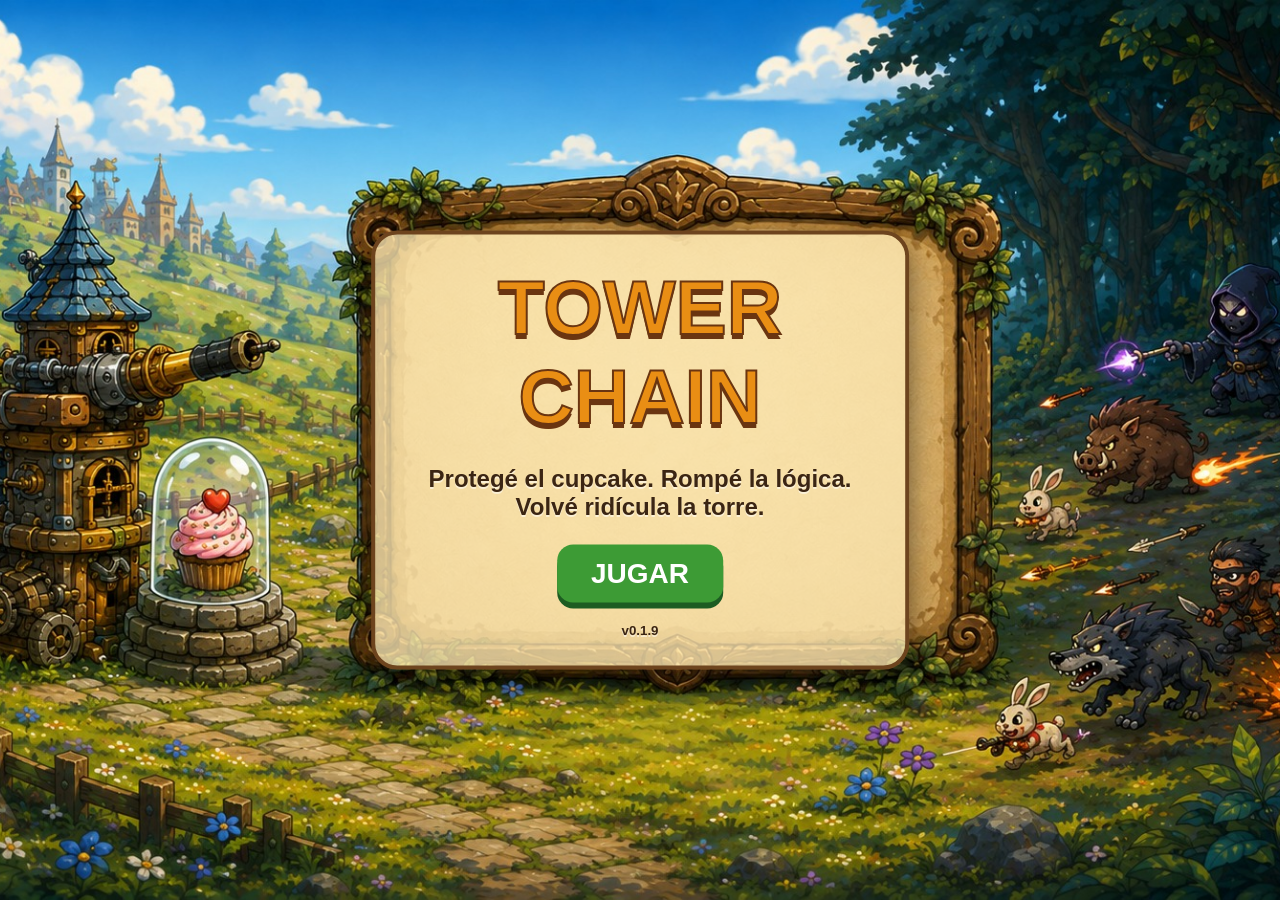
<file: towerchain/index.html>
<!doctype html><html lang="es"><head><meta charset="utf-8"><meta name="viewport" content="width=device-width,initial-scale=1,viewport-fit=cover"><title>Tower Chain</title><link rel="stylesheet" href="style.css"></head><body><div id="splash" class="screen splash"><div class="splash-panel"><h1>TOWER CHAIN</h1><p>Protegé el cupcake. Rompé la lógica. Volvé ridícula la torre.</p><button id="startBtn">JUGAR</button><small>v0.1.9</small></div></div><div id="game" class="screen game hidden"><canvas id="canvas"></canvas><div class="bottomHud"><img class="hudArt" src="assets/generated/hud_transparent.png" alt="HUD"><div class="hudOverlay"><div class="hudTopRow hp" id="hp">100</div><div class="hudTopRow wave"><span id="wave">1</span>/60</div><div class="hudTopRow gold" id="gold">0</div><div class="hudTopRow bonus" id="bonus">0</div><div class="hudTopRow tower"><span id="towerLevel">1</span>/20</div><div class="hudPanel leftPanel"><div class="panelTitle">OBJETIVO</div><div class="panelBig">CUPCAKE</div><div class="panelSmall">Protegelo hasta el dragón final</div><div class="panelBar"><div id="cupcakeHpBar"></div></div></div><div class="hudPanel panelA"><div class="panelTitle">BUILD</div><div class="panelSmall">Daño <b id="buildDamage">22</b></div><div class="panelSmall">Cadencia <b id="buildRate">0.62</b>s</div><div class="panelSmall">Multi <b id="buildMulti">1</b> · Rebotes <b id="buildBounce">0</b></div></div><div class="hudPanel panelB"><div class="panelTitle">ELEMENTOS</div><div class="panelSmall">Fuego <b id="buildFire">0</b> · Hielo <b id="buildIce">0</b></div><div class="panelSmall">Rayo <b id="buildLightning">0</b> · Perfora <b id="buildPierce">0</b></div><div class="panelSmall">Explosión <b id="buildExplosion">0</b> · Crítico <b id="buildCrit">5</b>%</div></div><div class="hudPanel rightPanel"><div class="panelTitle">VELOCIDAD</div><div class="speedButtons"><button class="speedBtn active" data-speed="1">x1</button><button class="speedBtn" data-speed="2">x2</button><button class="speedBtn" data-speed="4">x4</button><button class="speedBtn" data-speed="8">x8</button></div><div class="panelSmall">Tiempo: <b id="simSpeedLabel">x1</b></div></div></div></div><div id="powerup" class="powerup hidden">💎</div><div id="cards" class="cards hidden"><div class="cardsTitle">ELEGÍ UNA MEJORA</div><div id="cardWrap" class="cardWrap"></div></div><div id="end" class="end hidden"><h2 id="endTitle"></h2><p id="endText"></p><button onclick="location.reload()">VOLVER A JUGAR</button></div><div class="version">v0.1.9</div></div><script src="game.js"></script></body></html>
</file>
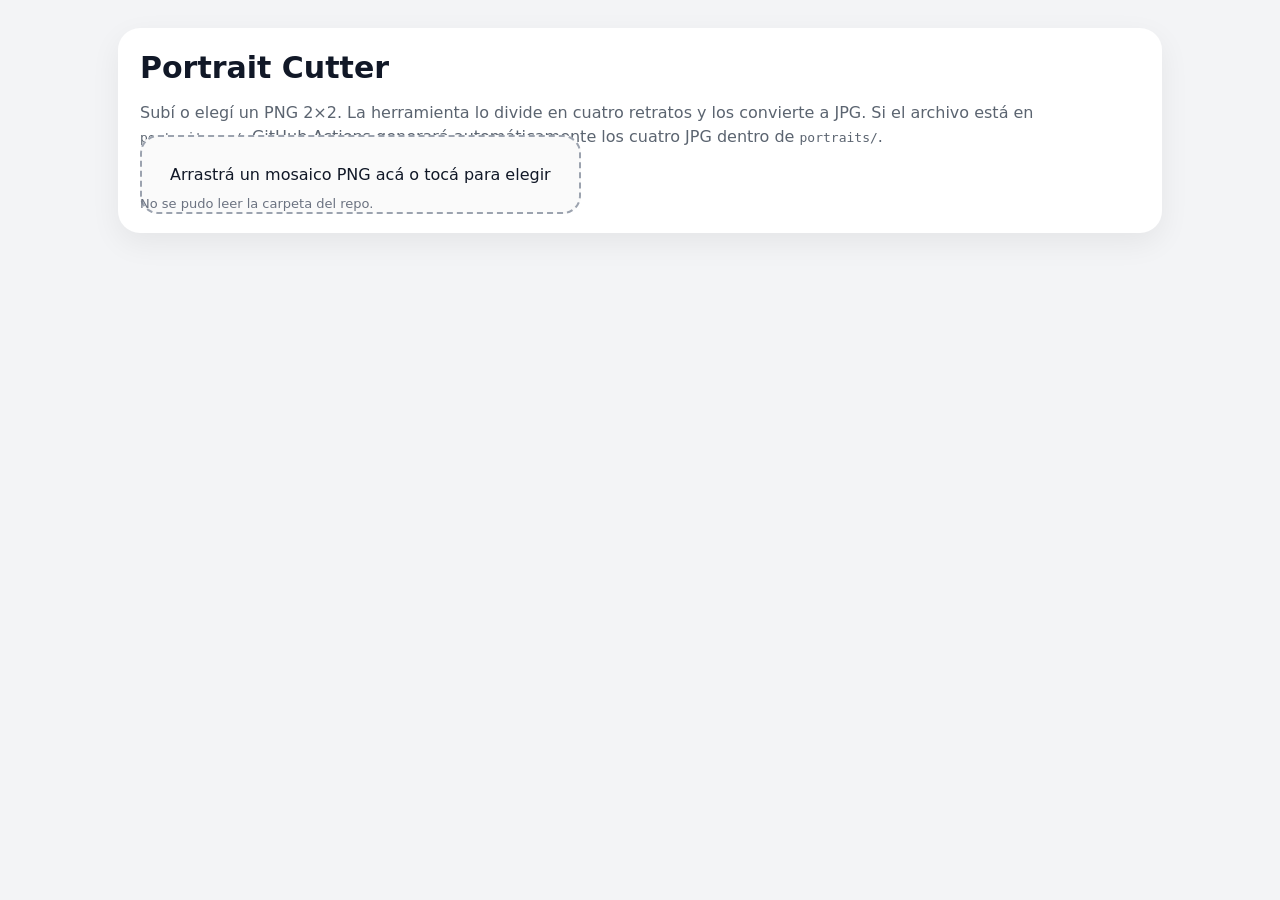
<file: portraits-tool.html>
<!doctype html>
<html lang="es">
<head>
<meta charset="utf-8"><meta name="viewport" content="width=device-width,initial-scale=1">
<title>Portrait Cutter · MattGames</title>
<style>
:root{font-family:Inter,system-ui,sans-serif;color:#111827;background:#f3f4f6}*{box-sizing:border-box}body{margin:0}main{max-width:1100px;margin:auto;padding:28px}.card{background:white;border-radius:22px;padding:22px;box-shadow:0 10px 30px #00000010;margin-bottom:20px}h1{margin:0 0 6px;font-size:30px}p{color:#5b6470;line-height:1.5}.drop{border:2px dashed #9ca3af;border-radius:18px;padding:28px;text-align:center;cursor:pointer;background:#fafafa}.drop.drag{border-color:#00a884;background:#ecfdf5}.grid{display:grid;grid-template-columns:repeat(auto-fit,minmax(220px,1fr));gap:16px;margin-top:20px}.tile{background:#f8fafc;border-radius:16px;padding:12px}.tile img{width:100%;aspect-ratio:1;object-fit:cover;border-radius:12px;display:block}.tile strong{display:block;margin:10px 0 8px}button,.btn{border:0;border-radius:999px;padding:10px 16px;background:#00a884;color:white;font-weight:700;cursor:pointer;text-decoration:none;display:inline-block}.muted{font-size:13px;color:#6b7280}.source-list{display:flex;gap:10px;flex-wrap:wrap;margin-top:12px}.source-list button{background:#e5e7eb;color:#111827}.preview-wrap{position:relative;max-width:520px;margin:20px auto}.preview-wrap img{width:100%;display:block;border-radius:18px}.preview-wrap:before,.preview-wrap:after{content:"";position:absolute;background:#fff8;box-shadow:0 0 0 1px #0002}.preview-wrap:before{left:50%;top:0;width:2px;height:100%}.preview-wrap:after{top:50%;left:0;height:2px;width:100%}@media(max-width:600px){main{padding:14px}.card{padding:16px;border-radius:16px}}
</style>
</head>
<body><main>
<section class="card"><h1>Portrait Cutter</h1><p>Subí o elegí un PNG 2×2. La herramienta lo divide en cuatro retratos y los convierte a JPG. Si el archivo está en <code>portraitspng/</code>, GitHub Actions generará automáticamente los cuatro JPG dentro de <code>portraits/</code>.</p><label class="drop" id="drop">Arrastrá un mosaico PNG acá o tocá para elegir<input id="file" type="file" accept="image/png" hidden></label><div id="repoFiles" class="source-list"></div></section>
<section id="work" class="card" hidden><h2 id="name"></h2><div class="preview-wrap"><img id="preview"></div><div id="tiles" class="grid"></div></section>
</main>
<script>
const OWNER='mateofoulkes-lab',REPO='mattgames';const file=document.querySelector('#file'),drop=document.querySelector('#drop'),work=document.querySelector('#work'),preview=document.querySelector('#preview'),tiles=document.querySelector('#tiles'),nameEl=document.querySelector('#name');
drop.onclick=()=>file.click();file.onchange=()=>file.files[0]&&loadFile(file.files[0]);['dragenter','dragover'].forEach(e=>drop.addEventListener(e,x=>{x.preventDefault();drop.classList.add('drag')}));['dragleave','drop'].forEach(e=>drop.addEventListener(e,x=>{x.preventDefault();drop.classList.remove('drag')}));drop.addEventListener('drop',e=>{const f=e.dataTransfer.files[0];if(f)loadFile(f)});
async function loadFile(f){const url=URL.createObjectURL(f);await processImage(url,f.name.replace(/\.png$/i,''))}
async function processImage(url,base){const img=new Image();img.crossOrigin='anonymous';img.onload=()=>{preview.src=url;nameEl.textContent=base+'.png';work.hidden=false;tiles.innerHTML='';const w=Math.floor(img.naturalWidth/2),h=Math.floor(img.naturalHeight/2);[[0,0],[w,0],[0,h],[w,h]].forEach(([sx,sy],i)=>{const c=document.createElement('canvas');c.width=w;c.height=h;const ctx=c.getContext('2d');ctx.fillStyle='#fff';ctx.fillRect(0,0,w,h);ctx.drawImage(img,sx,sy,w,h,0,0,w,h);c.toBlob(blob=>{const u=URL.createObjectURL(blob),card=document.createElement('div');card.className='tile';card.innerHTML=`<img src="${u}"><strong>${base}-${i+1}.jpg</strong><a class="btn" download="${base}-${i+1}.jpg" href="${u}">Descargar JPG</a>`;tiles.appendChild(card)},'image/jpeg',.92)});};img.src=url}
async function loadRepo(){const box=document.querySelector('#repoFiles');try{const r=await fetch(`https://api.github.com/repos/${OWNER}/${REPO}/contents/portraitspng`),items=await r.json();items.filter(x=>x.name.toLowerCase().endsWith('.png')).forEach(x=>{const b=document.createElement('button');b.textContent=x.name;b.onclick=()=>processImage(x.download_url,x.name.replace(/\.png$/i,''));box.appendChild(b)});if(!box.children.length)box.innerHTML='<span class="muted">Todavía no hay PNGs en portraitspng/.</span>'}catch(e){box.innerHTML='<span class="muted">No se pudo leer la carpeta del repo.</span>'}}loadRepo();
</script></body></html>
</file>
<file: battlecity3d/styles.css>
*{box-sizing:border-box}html,body{margin:0;width:100%;height:100%;overflow:hidden;background:#0b1020;color:#f8fafc;font-family:Inter,ui-sans-serif,system-ui,-apple-system,BlinkMacSystemFont,"Segoe UI",sans-serif}button,input{font:inherit}button{cursor:pointer}.hidden{display:none!important}.screen{position:fixed;inset:0}.screen--centered{display:grid;place-items:center;padding:24px;background:radial-gradient(circle at 50% 20%,#233356 0,#111827 46%,#070b13 100%)}.panel{background:rgba(15,23,42,.9);border:1px solid rgba(255,255,255,.11);box-shadow:0 28px 80px rgba(0,0,0,.35);border-radius:24px;padding:24px;backdrop-filter:blur(16px)}.hero-panel{width:min(520px,100%);text-align:center}.eyebrow{font-size:12px;font-weight:900;letter-spacing:.18em;color:#fbbf24}.hero-panel h1{margin:6px 0 8px;font-size:clamp(38px,7vw,64px);line-height:.95;letter-spacing:-.055em}.hero-panel h1 span{color:#fbbf24}.lead{margin:0 auto 26px;color:#aeb8c9}.field{display:grid;gap:7px;text-align:left;margin:0 auto 16px}.field span{font-size:12px;text-transform:uppercase;font-weight:800;letter-spacing:.1em;color:#94a3b8}input{width:100%;border:1px solid #334155;background:#0f172a;color:white;border-radius:14px;padding:14px 16px;outline:none}input:focus{border-color:#fbbf24;box-shadow:0 0 0 3px rgba(251,191,36,.12)}.home-actions{display:grid;gap:10px}.join-row{display:grid;grid-template-columns:1fr auto;gap:10px}.btn{border:1px solid rgba(255,255,255,.13);background:#263348;color:white;padding:13px 18px;border-radius:14px;font-weight:850;transition:.16s transform,.16s filter}.btn:hover{filter:brightness(1.1)}.btn:active{transform:scale(.98)}.btn:disabled{opacity:.42;cursor:not-allowed}.btn--primary{background:#fbbf24;border-color:#fbbf24;color:#18181b}.btn--ghost{background:rgba(255,255,255,.04)}.btn--wide{width:100%;margin-top:14px}.status{min-height:20px;margin-top:10px;font-size:13px;color:#94a3b8}.lobby-shell{height:100%;overflow:auto;padding:24px;background:linear-gradient(145deg,#0b1020,#172033)}.topbar{max-width:1080px;margin:0 auto 18px;display:flex;align-items:center;justify-content:space-between}.room-code{font-size:30px;font-weight:950;letter-spacing:.18em}.lobby-grid{max-width:1080px;margin:0 auto;display:grid;grid-template-columns:minmax(300px,.78fr) minmax(420px,1.22fr);gap:18px}.panel h2{margin:0 0 16px}.lobby-subtitle{margin:22px 0 10px;font-size:14px;color:#cbd5e1}.tiny-note{font-size:12px;color:#7f8ea3;margin-top:9px}.controls-note{margin-top:14px;padding:10px 12px;border-radius:12px;background:rgba(255,255,255,.035);line-height:1.4}.players-list{display:grid;gap:9px}.player-row{display:grid;grid-template-columns:18px 1fr auto;align-items:center;gap:10px;padding:12px;border-radius:14px;background:rgba(255,255,255,.045)}.player-dot{width:14px;height:14px;border-radius:50%;box-shadow:0 0 0 3px rgba(255,255,255,.06)}.player-row small{color:#94a3b8}.color-picker{display:flex;flex-wrap:wrap;gap:10px}.color-swatch{width:36px;height:36px;padding:0;border-radius:50%;border:3px solid transparent;box-shadow:0 0 0 1px rgba(255,255,255,.16);transition:.15s}.color-swatch.selected{border-color:white;transform:scale(1.08)}.color-swatch:disabled{opacity:.2;filter:grayscale(.7);cursor:not-allowed}.mode-buttons,.class-buttons{display:grid;gap:9px}.class-buttons{grid-template-columns:1fr 1fr}.mode-card,.class-card{text-align:left;border:1px solid #334155;background:#111b2e;color:white;border-radius:16px;padding:14px 16px}.mode-card strong,.mode-card span,.class-card strong,.class-card span{display:block}.mode-card span,.class-card span{margin-top:3px;color:#94a3b8;font-size:13px}.mode-card.active,.class-card.active{border-color:#fbbf24;background:rgba(251,191,36,.1)}.lobby-mode-title{margin-top:22px!important}.game-screen{background:#0a0e18}.game-screen canvas{display:block;width:100%;height:100%;touch-action:none}.hud{position:absolute;top:max(10px,env(safe-area-inset-top));left:50%;transform:translateX(-50%);z-index:5;display:flex;gap:8px;pointer-events:none}.hud-pill{white-space:nowrap;padding:8px 12px;border-radius:999px;background:rgba(3,7,18,.78);border:1px solid rgba(255,255,255,.12);backdrop-filter:blur(10px);font-size:12px;font-weight:800}.hud-timer{font-variant-numeric:tabular-nums;min-width:58px;text-align:center}.hud-timer.urgent{background:rgba(127,29,29,.88);border-color:rgba(248,113,113,.65);animation:pulseTimer .8s infinite alternate}@keyframes pulseTimer{to{transform:scale(1.08)}}.toast{position:absolute;z-index:9;left:50%;top:17%;transform:translate(-50%,-12px);opacity:0;background:#fbbf24;color:#111827;font-size:18px;font-weight:950;padding:10px 18px;border-radius:999px;transition:.18s;pointer-events:none}.toast.show{opacity:1;transform:translate(-50%,0)}.killfeed{position:absolute;z-index:8;right:14px;top:58px;display:grid;gap:5px;text-align:right;pointer-events:none}.killfeed div{font-size:12px;font-weight:800;background:rgba(3,7,18,.68);padding:6px 9px;border-radius:9px}.match-overlay{position:absolute;z-index:20;inset:0;display:grid;place-items:center;background:rgba(2,6,15,.72);backdrop-filter:blur(8px)}.match-card{width:min(430px,calc(100% - 28px));text-align:center}.match-card h2{font-size:34px;margin:8px 0 18px}.score-row{display:flex;justify-content:space-between;gap:20px;padding:8px 0;border-bottom:1px solid rgba(255,255,255,.08)}.mobile-controls{display:none}.joystick{position:absolute;left:max(18px,env(safe-area-inset-left));bottom:max(18px,env(safe-area-inset-bottom));width:118px;height:118px;border-radius:50%;background:rgba(5,10,20,.34);border:2px solid rgba(255,255,255,.22);backdrop-filter:blur(3px);touch-action:none}.joystick__knob{position:absolute;left:50%;top:50%;width:50px;height:50px;margin:-25px;border-radius:50%;background:rgba(255,255,255,.8);box-shadow:0 5px 20px rgba(0,0,0,.28);transform:translate(0,0)}.rotate-hint{display:none;position:fixed;z-index:99;inset:0;place-items:center;text-align:center;background:#080d18;padding:32px;font-size:22px;font-weight:900}.version-badge{position:fixed;z-index:120;right:max(8px,env(safe-area-inset-right));bottom:max(7px,env(safe-area-inset-bottom));padding:4px 7px;border-radius:7px;background:rgba(2,6,23,.58);border:1px solid rgba(255,255,255,.12);color:rgba(255,255,255,.55);font:800 10px/1 ui-monospace,SFMono-Regular,Menlo,monospace;letter-spacing:.04em;pointer-events:none;user-select:none;backdrop-filter:blur(5px)}@media (pointer:coarse){.mobile-controls{display:block;position:absolute;z-index:7;inset:0;pointer-events:none}.joystick{pointer-events:auto}}@media(max-width:760px){.lobby-grid{grid-template-columns:1fr}.lobby-shell{padding:16px}.panel{padding:18px}.hud{left:8px;transform:none;right:8px;justify-content:center;gap:5px}.hud-pill{padding:6px 8px;font-size:10px}.class-buttons{grid-template-columns:1fr 1fr}.killfeed{top:48px;right:8px}}@media (orientation:portrait) and (pointer:coarse){body:has(.game-screen:not(.hidden)) .rotate-hint{display:grid}}
</file>
<file: radianoid/style.css>
@import url('https://fonts.googleapis.com/css2?family=Barlow+Condensed:wght@500;600;700;800;900&family=Space+Grotesk:wght@400;500;600;700&display=swap');
:root{color-scheme:dark;--cyan:#63efff;--pink:#ff68dd;--yellow:#ffdd86;--dim:#7587a9;--line:rgba(119,174,216,.18)}*{box-sizing:border-box}html{min-height:100%;background:#050817}body{margin:0;min-height:100vh;overflow-x:hidden;background:radial-gradient(ellipse at 52% 26%,#111d37 0%,#080d20 44%,#030611 93%);color:#ebfaff;font-family:'Space Grotesk',system-ui,sans-serif}body::before{content:"";position:fixed;inset:0;opacity:.25;pointer-events:none;background-image:linear-gradient(#5e8ab511 1px,transparent 1px),linear-gradient(90deg,#5e8ab511 1px,transparent 1px);background-size:44px 44px;mask-image:linear-gradient(#000,transparent 80%)}.ambient{position:fixed;width:50vw;height:40vw;pointer-events:none;filter:blur(100px);opacity:.11;border-radius:50%}.ambient-one{left:-22vw;top:10%;background:#673dff}.ambient-two{right:-28vw;bottom:0;background:#04a9e7}button{font:inherit;cursor:pointer}a{color:inherit;text-decoration:none}.topbar{width:100%;height:61px;padding:0 clamp(18px,4vw,58px);border-bottom:1px solid var(--line);display:flex;align-items:center;justify-content:space-between;gap:12px;position:relative;z-index:2;background:#060b18a6}.back-link{font-size:11px;letter-spacing:.16em;font-weight:800;color:#d5f6ff;white-space:nowrap}.back-link>span:first-child{font-size:19px;margin-right:9px;color:var(--cyan)}.back-text{color:#6b83a5}.edition{font-size:10px;letter-spacing:.16em;color:#7894ab;font-weight:700}.live-dot,.tiny-dot{display:inline-block;width:6px;height:6px;border-radius:50%;background:#75ffad;box-shadow:0 0 9px #75ffad;margin-right:7px}.sound-btn{display:flex;align-items:center;gap:9px;border:1px solid #2d4760;background:#0d1828;padding:8px 13px;color:#a8bfda;font-size:10px;letter-spacing:.12em;font-weight:700;border-radius:4px}.sound-btn:hover{border-color:#6bf7ff;color:#fff}#soundIcon{color:var(--cyan);font-size:17px}.page{position:relative;max-width:1280px;margin:auto;padding:28px clamp(14px,3vw,42px) 18px}.title-row{display:flex;align-items:center;justify-content:space-between;gap:20px;margin:0 0 23px}.eyebrow,.panel-kicker{font-family:'Space Grotesk',sans-serif;font-size:10px;color:var(--cyan);font-weight:700;letter-spacing:.31em}.title-row h1{font-family:'Barlow Condensed',Impact,sans-serif;margin:2px 0 -1px;font-weight:900;font-size:clamp(55px,7.1vw,99px);line-height:.95;letter-spacing:.045em;color:#f7fdff;text-shadow:0 0 22px #8edffc33}.title-row h1 .title-dot{color:var(--pink);text-shadow:0 0 21px var(--pink)}.orbital-o{position:relative}.orbit-point{position:absolute;left:34%;top:-.10em;width:8px;height:8px;background:#ff73dd;border-radius:50%;box-shadow:0 0 14px #ff73dd}.intro{font-size:12px;color:#93a9c3;letter-spacing:.04em;margin:11px 0 0}.intro strong{color:#e1f9ff}.title-decoration{display:flex;align-items:center;gap:18px;color:#63839f;margin-right:2vw}.title-decoration>span{font-size:61px;color:#429eaa;opacity:.55;font-weight:100;animation:spin 17s linear infinite}.title-decoration small{font-size:10px;line-height:2;letter-spacing:.18em}@keyframes spin{to{transform:rotate(360deg)}}.play-area{display:grid;grid-template-columns:minmax(0,1fr) 248px;gap:26px;align-items:start}.arcade-main{min-width:0}.scorebar{border:1px solid #253a58;border-bottom:none;border-radius:9px 9px 0 0;display:grid;grid-template-columns:1.2fr 1.2fr .68fr 1fr 42px;align-items:center;padding:12px 14px;background:linear-gradient(90deg,#121e35a8,#11182cb8);gap:10px;box-shadow:inset 0 1px #ffffff0a}.score-cell{display:flex;flex-direction:column;gap:2px;min-width:0}.score-label{color:#7288a8;font-size:9px;letter-spacing:.17em;font-weight:700}.score-value{font-family:'Barlow Condensed',Impact,sans-serif;font-size:30px;font-weight:800;letter-spacing:.08em;font-variant-numeric:tabular-nums;color:#dffcff;line-height:1}.score-value.secondary{color:#8badd2}.score-value.hearts{color:#ff70d0;letter-spacing:.15em;font-size:18px;line-height:1.4;text-shadow:0 0 8px #fc5dc588;white-space:nowrap}.icon-btn{border:1px solid #33516a;color:var(--cyan);background:#061020;min-width:34px;height:34px;border-radius:5px;font-size:18px}.icon-btn:hover{background:#16324a}.board-shell{position:relative;width:100%;aspect-ratio:1;border:1px solid #253a58;background:radial-gradient(circle at center,#101d37 0%,#090f22 46%,#030812 72%,#050918 100%);overflow:hidden;isolation:isolate;touch-action:none;cursor:crosshair}.board-shell canvas{position:absolute;inset:0;width:100%;height:100%;display:block}.board-vignette{inset:0;position:absolute;pointer-events:none;box-shadow:inset 0 0 70px #03050d88,inset 0 0 9px #71cfff16}.stage-caption{position:absolute;left:16px;top:13px;font-family:monospace;letter-spacing:.14em;color:#587b9a;font-size:10px;pointer-events:none}.stage-caption span{color:#7af4ec}.center-hint{position:absolute;left:50%;bottom:8%;transform:translateX(-50%);font-family:'Barlow Condensed',sans-serif;font-size:clamp(14px,2vw,22px);font-weight:800;color:#d8ffff;letter-spacing:.2em;text-align:center;white-space:nowrap;text-shadow:0 0 12px var(--cyan);opacity:0;transition:opacity .2s;pointer-events:none}.center-hint.show{opacity:1;animation:hint-pulse 1.1s ease-in-out infinite alternate}@keyframes hint-pulse{to{opacity:.45}}.below-board{padding:12px 15px;display:flex;align-items:center;justify-content:space-between;gap:14px;color:#7794b1;font-family:monospace;font-size:10px;letter-spacing:.08em;border:1px solid #253a58;border-top:0;border-radius:0 0 9px 9px;background:#0a1225}.below-board strong{color:#a4d8e7;font-weight:500}.progress-wrap{display:flex;gap:10px;align-items:center}.progress{width:100px;height:4px;background:#25344a;border-radius:8px;overflow:hidden}.progress>div{height:100%;width:0%;background:linear-gradient(90deg,#9e71ff,#6cf9ff);box-shadow:0 0 9px #6cf9ff;transition:width .3s}.sidebar{display:flex;flex-direction:column;gap:13px}.panel-head{border-top:2px solid var(--cyan);padding-top:15px}.panel-head h2{margin:5px 0;font-family:'Barlow Condensed',Impact,sans-serif;font-size:39px;line-height:1;letter-spacing:.08em}.panel-head h2 span{color:var(--pink)}.panel-head p{color:#879bb5;font-size:11px;line-height:1.6;margin:8px 0}.power-list{border:1px solid #21324b;border-radius:8px;overflow:hidden;background:#0a1327a6}.power-row{display:flex;align-items:center;padding:8px 10px;gap:10px;border-bottom:1px solid #1e2a40;min-height:48px}.power-row:last-child{border:0}.power-row b{flex:0 0 29px;height:29px;display:grid;place-items:center;font-family:'Barlow Condensed',sans-serif;font-size:20px;color:var(--p);border:1px solid color-mix(in srgb,var(--p) 60%,transparent);background:color-mix(in srgb,var(--p) 8%,transparent);border-radius:5px;box-shadow:0 0 9px color-mix(in srgb,var(--p) 18%,transparent)}.power-row strong{display:block;font-size:10px;line-height:1.25;letter-spacing:.06em;color:#d6f0fc}.power-row small{display:block;color:#748ca7;font-size:10px;line-height:1.5}.active-box{border:1px solid #1b4660;border-radius:7px;padding:12px;background:#071a2c7e}.active-label{display:flex;justify-content:space-between;color:#80e2ed;letter-spacing:.13em;font-size:10px;font-weight:700}.active-items{display:flex;gap:6px;flex-wrap:wrap;margin-top:11px;min-height:20px}.no-effects{color:#61758f;font-size:10px;letter-spacing:.04em}.active-token{border:1px solid var(--token);color:var(--token);background:#ffffff08;padding:4px 7px;border-radius:3px;font-family:monospace;font-size:11px;box-shadow:0 0 11px #ffffff0a}.howto{border:1px solid #273550;padding:11px 12px;background:#10182a8a;border-radius:7px}.howto-header{display:flex;justify-content:space-between;align-items:center;font-size:11px;color:#c7f0ff;font-weight:700;letter-spacing:.1em}.howto-header span{color:var(--cyan)}.howto p{font-size:10px;line-height:1.85;color:#829bb6;margin:10px 0 0}kbd{display:inline-grid;min-width:22px;place-items:center;padding:1px 4px;border:1px solid #475971;border-radius:3px;margin:0 2px;font-size:10px;color:#cce9f6;background:#142238}.subtle{color:#627992!important}footer{border-top:1px solid #1e3350;display:flex;gap:14px;margin-top:27px;padding-top:17px;font-size:9px;letter-spacing:.15em;color:#607894;font-weight:700}footer>span:not(.footer-right){color:var(--pink)}.footer-right{margin-left:auto}.overlay{position:absolute;inset:0;z-index:5;display:grid;place-items:center;background:#030815a8;backdrop-filter:blur(7px);padding:16px;transition:opacity .25s,visibility .25s}.overlay.hidden{opacity:0;visibility:hidden;pointer-events:none}.overlay-card{text-align:center;max-width:430px;width:100%;padding:clamp(16px,3vw,38px) clamp(14px,3vw,32px);border:1px solid #69d7ef72;background:radial-gradient(ellipse at top,#192847ed,#081124f5 70%);box-shadow:0 0 0 5px #71f3ff09,0 0 50px #17dcff18,inset 0 1px #e7faff35;clip-path:polygon(0 0,calc(100% - 19px) 0,100% 19px,100% 100%,19px 100%,0 calc(100% - 19px))}.overlay-symbol{color:var(--cyan);font-size:44px;filter:drop-shadow(0 0 15px #53e8ff);line-height:1}.overlay-eyebrow{font-size:9px;letter-spacing:.24em;font-weight:700;color:#7ff9ff;margin:10px 0 6px}.overlay-card h2{font-family:'Barlow Condensed',Impact,sans-serif;font-size:clamp(40px,6vw,68px);letter-spacing:.03em;line-height:.97;margin:8px 0 12px;font-weight:900}.overlay-card h2 em{font-style:normal;color:var(--pink);text-shadow:0 0 19px #ff68dd69}.overlay-card p{font-size:12px;max-width:290px;margin:0 auto 24px;line-height:1.7;color:#9bb9d1}.primary-btn{background:linear-gradient(100deg,#79f4ff,#94f9e7);color:#071420;border:none;padding:13px 20px;width:min(100%,270px);font-size:12px;font-weight:900;letter-spacing:.12em;box-shadow:0 0 25px #6ceaff66;display:flex;justify-content:space-between;align-items:center;margin:auto;transition:transform .2s,filter .2s}.primary-btn:hover{transform:translateY(-2px);filter:brightness(1.12)}.primary-btn span{font-size:17px}.overlay-footnote{margin:23px 0 0;font-family:monospace;font-size:9px;color:#718eaa;letter-spacing:.05em}.overlay-footnote span{color:var(--pink);margin:0 4px}@media(max-width:960px){.play-area{grid-template-columns:minmax(0,1fr) 200px;gap:14px}.power-row{padding:7px}.panel-head h2{font-size:31px}.power-row small{font-size:9px}}@media(max-width:720px){.page{padding:19px 12px}.topbar{height:52px;padding:0 13px}.edition,.back-text,.title-decoration{display:none}.title-row{margin-bottom:17px}.title-row h1{font-size:clamp(54px,12vw,80px)}.play-area{grid-template-columns:1fr}.sidebar{margin-top:8px}.power-list{display:grid;grid-template-columns:1fr 1fr}.power-row:nth-child(odd){border-right:1px solid #1e2a40}.power-row:nth-last-child(-n+2){border-bottom:0}.panel-head p{margin-bottom:0}.sidebar{gap:10px}.scorebar{padding:9px;gap:4px}.score-value{font-size:26px}.score-value.hearts{font-size:13px}.score-label{font-size:8px}.below-board{padding:10px 9px;font-size:9px}.fpshint{display:none}footer{margin-top:18px}.footer-right{display:none}}@media(max-width:370px){.scorebar{grid-template-columns:1fr 1fr .7fr 1fr 28px}.icon-btn{min-width:27px;height:30px}.power-row{gap:5px}.power-row b{flex-basis:23px;width:23px;height:26px}.power-row strong{font-size:9px}.power-row small{font-size:8px}.progress{width:65px}.overlay-card p{margin-bottom:14px}.overlay-footnote{font-size:8px}}@media(prefers-reduced-motion:reduce){*,*::before,*::after{animation-duration:.01ms!important;transition-duration:.01ms!important}}
/* Compact HUD and start screen on narrow displays. */
@media(max-width:720px){
  .scorebar{grid-template-columns:minmax(0,1fr) minmax(0,1fr) minmax(0,.45fr) minmax(0,.65fr) 30px;gap:4px}
  .score-value{font-size:21px;letter-spacing:.02em}
  .score-value.hearts{font-size:12px;letter-spacing:.04em}
  .overlay-card{padding:12px 12px}
  .overlay-symbol{font-size:30px}
  .overlay-card h2{font-size:clamp(36px,10vw,48px);margin:5px 0 9px}
  .overlay-card p{font-size:11px;line-height:1.4;margin-bottom:13px}
  .overlay-footnote{margin-top:12px;font-size:8px}
  .primary-btn{padding:11px 17px}
}
@media(max-width:370px){.score-value{font-size:18px}.score-value.hearts{font-size:10px}.overlay-symbol{font-size:23px}.overlay-card p{font-size:10px}}
/* Radianoid v1.1 — Control options panel */
.top-actions{display:flex;align-items:center;gap:8px}.settings-btn{color:#c7f7ff;border-color:#3b6c80}.settings-btn>span:first-child{color:var(--cyan);font-size:18px;line-height:1}.settings-overlay[hidden]{display:none}.settings-overlay{position:fixed;inset:0;z-index:30;padding:18px;display:grid;place-items:center;background:#020612cb;backdrop-filter:blur(9px)}.settings-panel{width:min(500px,100%);max-height:min(92vh,720px);overflow-y:auto;border:1px solid #61edff86;border-radius:13px;background:radial-gradient(ellipse at top,#1a2b49,#080f23 74%);box-shadow:0 0 75px #39edff2b,inset 0 1px #e0ffff38;padding:24px 26px}.settings-top{display:flex;align-items:center;justify-content:space-between}.settings-close{border:1px solid #466176;background:#0d1b30;color:#d8faff;width:34px;height:34px;border-radius:5px}.settings-close:hover{border-color:var(--cyan)}.settings-panel h2{font:900 53px/1 'Barlow Condensed',Impact,sans-serif;letter-spacing:.06em;margin:12px 0 5px}.settings-panel h2 span{color:var(--pink)}.settings-intro{color:#9db6d0;font-size:12px;line-height:1.7;margin:8px 0 22px}.settings-group{border:none;margin:0;padding:0}.settings-group legend{font-size:10px;font-weight:800;letter-spacing:.19em;color:#7be7f4;margin-bottom:12px}.settings-choice{display:flex;align-items:center;gap:12px;cursor:pointer;margin-bottom:10px;padding:15px;border:1px solid #2b425e;background:#0b162a;border-radius:8px;transition:border-color .15s,background .15s}.settings-choice:hover{border-color:#72e6f58f}.settings-choice:has(input:checked){border-color:#63efff;background:linear-gradient(110deg,#102d42,#0b1c34);box-shadow:0 0 22px #4ce4ff18}.settings-choice input{accent-color:var(--cyan);width:18px;height:18px;flex-shrink:0}.settings-choice>span:nth-child(2){flex:1}.settings-choice strong{display:block;color:#eaffff;font-size:12px;letter-spacing:.05em}.settings-choice small{display:block;color:#8faac6;font-size:11px;line-height:1.5;margin-top:5px}.choice-symbol{font-size:22px;color:var(--cyan);opacity:.75}.settings-hint{font-size:11px;line-height:1.5;color:#81dce9;min-height:16px;margin:19px 0}.settings-done{border:0;border-radius:3px;background:linear-gradient(90deg,#76f4ff,#9af8de);font-weight:900;font-size:12px;letter-spacing:.16em;color:#061524;display:flex;justify-content:space-between;align-items:center;padding:13px 17px;width:100%;box-shadow:0 0 21px #53efff4d}.settings-done:hover{filter:brightness(1.13)}.settings-done span{font-size:18px}@media(max-width:550px){.top-actions{gap:5px}.settings-btn{padding:8px}.settings-btn span:last-child{display:none}.sound-btn{padding:8px 10px}.settings-panel{padding:20px 17px}.settings-panel h2{font-size:44px}}


/* Kinetic charge HUD */
.charge-status{position:absolute;right:14px;top:12px;pointer-events:none;z-index:2;display:flex;align-items:flex-end;flex-direction:column;gap:3px;color:#8db4ca;font-family:monospace;text-shadow:0 0 10px #69dcff66}
.charge-status small{font-size:9px;letter-spacing:.12em}
.charge-status strong{color:#ffabdf;font-size:17px;letter-spacing:2px;font-weight:700}
.charge-status.charged strong{color:#ffe28c;text-shadow:0 0 11px #ffe28c,0 0 24px #ff9e3f;animation:charge-pulse .75s infinite alternate}
@keyframes charge-pulse{to{filter:brightness(1.5)}}
@media(max-width:420px){.charge-status{right:7px;top:8px}.charge-status small{font-size:7px}.charge-status strong{font-size:12px;letter-spacing:1px}}

/* v1.4 — Immersive desktop layout: the arena gets the full screen height.
   Everything else lives in side columns; no page-level desktop scrolling. */
@media (min-width: 721px) {
  html, body { width:100%; height:100%; overflow:hidden; }
  .page {
    box-sizing:border-box; width:100%; max-width:none;
    height:100vh; height:100dvh; min-height:0;
    padding:8px clamp(8px,1vw,18px);
    display:block;
  }
  .play-area {
    display:grid; width:100%; height:100%; min-height:0;
    grid-template-columns:clamp(174px,18vw,252px) minmax(0,1fr) clamp(190px,18vw,252px);
    gap:clamp(9px,1.3vw,23px);
    align-items:center; justify-content:center;
  }
  .game-hud {
    display:flex; flex-direction:column; align-self:stretch;
    min-height:0; min-width:0; overflow:hidden;
    padding:clamp(10px,1.1vw,17px);
    border:1px solid #304864; border-radius:12px;
    background:linear-gradient(175deg,#14263aab 0%,#0a1327d4 38%,#07101edc 100%);
    box-shadow:inset 0 1px #ffffff10,0 18px 45px #0004;
  }
  .game-hud .topbar {
    position:static; z-index:auto; flex:0 0 auto; width:100%; height:auto;
    padding:0 0 12px; margin:0; background:none;
    border:0; border-bottom:1px solid #36526a66;
    display:flex; flex-wrap:wrap; align-items:center; gap:10px;
  }
  .game-hud .back-link { flex:1 1 100%; width:100%; font-size:10px; letter-spacing:.09em; }
  .game-hud .back-text, .game-hud .edition { display:none; }
  .game-hud .top-actions { width:100%; gap:6px; justify-content:space-between; }
  .game-hud .sound-btn { flex:1 1 auto; justify-content:center; gap:5px; min-width:0; padding:7px 5px; font-size:9px; letter-spacing:.04em; }
  .game-hud #soundIcon { font-size:15px; }
  .game-hud .title-row { display:block; flex:0 0 auto; height:auto; margin:clamp(12px,2dvh,23px) 0 16px; }
  .game-hud .title-row h1 {
    font-size:clamp(39px,3.65vw,57px); line-height:.96; max-width:100%;
    letter-spacing:.015em; white-space:nowrap;
  }
  .game-hud .eyebrow { font-size:8px; letter-spacing:.15em; }
  .game-hud .intro { margin:9px 0 0; font-size:10px; line-height:1.55; }
  .game-hud .title-decoration { display:none; }
  .game-hud .scorebar {
    flex:0 0 auto; border:0; border-radius:9px;
    background:#081528bd; box-shadow:none;
    padding:10px; display:grid; grid-template-columns:1fr 1fr;
    gap:12px 7px; align-items:center;
  }
  .game-hud .score-cell { gap:4px; }
  .game-hud .score-label { font-size:9px; letter-spacing:.08em; }
  .game-hud .score-value { font-size:clamp(24px,2.6vw,37px); letter-spacing:.02em; }
  .game-hud .score-value.hearts { font-size:clamp(13px,1.5vw,20px); letter-spacing:.04em; }
  .game-hud .icon-btn {
    grid-column:1/-1; width:100%; height:32px; border-radius:6px;
    font-size:16px; background:#152a3a;
  }
  .game-hud .below-board {
    flex:0 0 auto; display:flex; flex-direction:column; align-items:stretch;
    gap:9px; padding:14px 4px 8px; margin-top:11px;
    border:0; border-top:1px solid #32496970; border-radius:0;
    background:none; font-size:10px;
  }
  .game-hud .progress-wrap { width:100%; justify-content:space-between; flex-wrap:wrap; }
  .game-hud .progress { width:100%; height:6px; }
  .game-hud .fpshint { display:none; }
  .game-hud footer.hud-footer {
    display:block; flex:0 0 auto; margin-top:auto;
    border-top:1px solid #254059;
    padding-top:12px; font-size:8px; line-height:1.8;
    letter-spacing:.07em;
  }
  .game-hud footer .footer-right { display:block; margin:0; }
  .arcade-main {
    width:100%; height:100%; min-width:0; min-height:0; max-height:none;
    display:grid; place-items:center;
  }
  .board-shell {
    width:min(100%,calc(100dvh - 16px));
    height:auto; aspect-ratio:1; max-height:100%;
    flex:none;
    border-radius:6px; box-shadow:0 0 45px #18bffe0d,0 0 0 1px #5bc9ea16;
  }
  .sidebar {
    display:flex; flex-direction:column; align-self:stretch;
    flex:none; width:100%; height:100%; min-height:0; max-height:none;
    overflow:hidden; gap:clamp(5px,.75dvh,12px);
    padding:clamp(9px,1vw,15px);
    border:1px solid #2b435d; border-radius:12px;
    background:linear-gradient(170deg,#122036c4,#081225db);
  }
  .sidebar .panel-head { flex:0 0 auto; padding-top:6px; }
  .sidebar .panel-head h2 { font-size:clamp(26px,3.3dvh,38px); margin:3px 0; }
  .sidebar .panel-head p { margin:3px 0 0; line-height:1.4; font-size:10px; }
  .sidebar .power-list {
    flex:1 1 auto; min-height:0;
    display:grid; grid-template-columns:1fr;
    grid-template-rows:repeat(10,minmax(0,1fr));
  }
  .sidebar .power-row { min-height:0; gap:7px; padding:2px 6px; }
  .sidebar .power-row b { flex:0 0 25px; width:25px; height:25px; font-size:18px; }
  .sidebar .power-row strong { font-size:10px; line-height:1.1; }
  .sidebar .power-row small { font-size:9px; line-height:1.14; }
  .sidebar .active-box { flex:0 0 auto; padding:8px; }
  .sidebar .active-items { margin-top:6px; min-height:16px; }
  .sidebar .active-token { padding:2px 4px; font-size:9px; }
  .sidebar .howto { flex:0 0 auto; padding:8px; }
  .sidebar .howto-header { font-size:10px; }
  .sidebar .howto p { font-size:9px; line-height:1.35; margin-top:5px; }
}
@media (min-width:721px) and (max-height:760px) {
  .game-hud .title-row { margin:10px 0; }
  .game-hud .title-row h1 { font-size:clamp(38px,3.5vw,48px); }
  .game-hud .scorebar { padding:8px; gap:7px; }
  .game-hud .below-board { padding-top:9px; margin-top:8px; }
  .sidebar .panel-head p, .sidebar .howto .subtle { display:none; }
  .sidebar .panel-head h2 { font-size:25px; }
  .sidebar .power-row b { flex-basis:22px; width:22px; height:22px; }
  .sidebar .power-row { gap:5px; }
  .sidebar .howto p { font-size:8px; margin-top:3px; }
}
@media (min-width:721px) and (max-width:1050px) {
  .play-area { grid-template-columns:clamp(138px,17vw,179px) minmax(0,1fr) clamp(150px,18vw,185px); gap:8px; }
  .game-hud, .sidebar { padding:8px; }
  .game-hud .title-row h1 { font-size:clamp(32px,3.8vw,39px); }
  .game-hud .intro { font-size:9px; }
  .game-hud .sound-btn { font-size:8px; }
  .game-hud .scorebar { gap:7px 4px; padding:6px; }
  .game-hud .score-value { font-size:clamp(21px,2.5vw,27px); }
  .sidebar .power-row strong { font-size:9px; }
  .sidebar .power-row small { font-size:8px; }
  .sidebar .panel-head p { display:none; }
  .sidebar .howto .subtle { display:none; }
}
@media (max-width:720px) {
  html,body { height:auto; overflow-x:hidden; overflow-y:auto; }
  .page { height:auto; }
  .play-area { display:flex; flex-direction:column; align-items:stretch; gap:12px; }
  .game-hud { display:flex; flex-direction:column; gap:8px; }
  .game-hud .topbar { order:0; }
  .game-hud .title-row { order:1; margin:4px 0; }
  .game-hud .scorebar { order:2; }
  .game-hud .below-board { order:3; }
  .game-hud .hud-footer { display:none; }
  .arcade-main { width:100%; }
  .board-shell { width:100%; aspect-ratio:1; }
  .sidebar { width:100%; }
}

/* v1.5 — Score layout and unobtrusive neon cursor. */
.board-shell { cursor: url("./cursor-neon.svg") 16 16, auto; }
.board-shell .overlay { cursor: default; }
@media (min-width: 721px) {
  .game-hud .scorebar {
    grid-template-columns: repeat(2, minmax(0, 1fr));
    column-gap: 9px;
    row-gap: 12px;
  }
  .game-hud .scorebar > .score-cell:nth-child(-n+2) {
    grid-column: 1 / -1;
    width: 100%;
    min-width: 0;
    padding-bottom: 10px;
    border-bottom: 1px solid rgba(119,174,216,.17);
  }
  .game-hud .scorebar .score-value {
    display: block;
    width: 100%;
    min-width: 0;
    white-space: nowrap;
    font-size: clamp(20px, 2.25vw, 34px);
    font-variant-numeric: tabular-nums;
    letter-spacing: .025em;
  }
  .game-hud .scorebar .score-value.hearts {
    font-size: clamp(12px, 1.3vw, 19px);
    letter-spacing: .01em;
  }
  .game-hud .scorebar > .score-cell.level-cell,
  .game-hud .scorebar > .score-cell.life-cell {
    grid-column: auto;
  }
}
@media (min-width: 721px) and (max-height: 760px) {
  .game-hud .scorebar { row-gap: 7px; }
  .game-hud .scorebar > .score-cell:nth-child(-n+2) { padding-bottom: 6px; }
}

/* v1.6 — Rare extra-life power-up. */
.power-row.extra-life {
  border-top:1px solid rgba(202,255,87,.58);
  background:linear-gradient(100deg,rgba(177,248,40,.16),rgba(61,91,30,.05) 85%);
}
.power-row.extra-life b {
  color:#faffed; border-color:#e6ff84; font-weight:900;
  background:radial-gradient(circle at 35% 30%,#a2ff41,#457e15 68%,#152c13);
  text-shadow:0 0 8px #fff; box-shadow:0 0 11px #baff50,0 0 27px #a2ef3b60;
  animation:life-capsule-pulse 1.1s ease-in-out infinite alternate;
}
.power-row.extra-life strong { color:#dcff92; text-shadow:0 0 11px #aaff68a0; }
@keyframes life-capsule-pulse { from {filter:brightness(1)} to {filter:brightness(1.32)} }
@media(min-width:721px) {
  .sidebar .power-list { grid-template-rows:repeat(11,minmax(0,1fr)); }
}
@media(max-width:720px) { .power-row.extra-life { grid-column:1/-1; } }

/* v1.7 — Charging laser telemetry on the arena. */
.laser-charge-status[hidden] { display:none!important; }
.laser-charge-status {
  position:absolute; top:38px; left:13px; z-index:3;
  min-width:155px; max-width:min(220px,42%);
  padding:9px 11px; border:1px solid #ffd27f80; border-radius:7px;
  background:linear-gradient(125deg,#271c24e9,#101528df);
  box-shadow:0 0 24px #ffb45c29; color:#ffe4a0;
  font:700 10px/1.35 monospace; pointer-events:none; letter-spacing:.06em;
}
.laser-charge-status > span { display:flex; justify-content:space-between; align-items:center; gap:10px; }
.laser-charge-status strong { font-size:13px; color:#fff8d9; }
.laser-charge-track { overflow:hidden; width:100%; height:7px; margin:7px 0 4px;
  background:#3b2b24; border:1px solid #8b6740; border-radius:12px; }
.laser-charge-track > div { height:100%; width:0%; border-radius:inherit;
  background:linear-gradient(90deg,#ffc168,#fff2a9,#ffffff);
  box-shadow:0 0 12px #ffd783; transition:width .09s linear; }
.laser-charge-status small { color:#cba77c; font-size:8px; }
@media(max-width:420px){.laser-charge-status{top:25px;left:7px;min-width:120px;padding:6px 7px;font-size:8px}.laser-charge-status small{font-size:7px}}
</file>
<file: sprite-tester/style.css>
:root{font-family:Inter,system-ui,sans-serif;color:#f7f7fb;background:#11131a}*{box-sizing:border-box}body{margin:0;min-height:100vh;background:radial-gradient(circle at top,#25293a,#0d0f15 60%)}main{max-width:920px;margin:auto;padding:20px}header{display:flex;justify-content:space-between;align-items:end}h1{margin:0;font-size:clamp(28px,6vw,54px)}header p{margin:.25rem 0;color:#aeb5c8}.ver{font-size:12px;color:#7f879b}.panel{background:#181c27;border:1px solid #2c3244;border-radius:16px;padding:14px}.controls{display:grid;grid-template-columns:repeat(auto-fit,minmax(140px,1fr));gap:12px;margin:18px 0}label{display:flex;gap:8px;align-items:center;justify-content:space-between;color:#cbd1df}select,input[type=range]{width:100%;max-width:180px;background:#0f1219;color:#fff;border:1px solid #394057;border-radius:8px;padding:8px}.viewer{position:relative;display:grid;place-items:center;min-height:440px;border-radius:20px;border:1px solid #353c52;overflow:hidden}.checker{background-color:#202532;background-image:linear-gradient(45deg,#2b3140 25%,transparent 25%),linear-gradient(-45deg,#2b3140 25%,transparent 25%),linear-gradient(45deg,transparent 75%,#2b3140 75%),linear-gradient(-45deg,transparent 75%,#2b3140 75%);background-size:24px 24px;background-position:0 0,0 12px,12px -12px,-12px 0}canvas{image-rendering:pixelated;max-width:90vw;max-height:70vh}.buttons{display:flex;gap:8px;flex-wrap:wrap;margin:14px 0}button{background:#242a39;color:#fff;border:1px solid #3b445c;border-radius:10px;padding:10px 14px;font-weight:700}.info{display:flex;gap:18px;align-items:center;flex-wrap:wrap}.baseline{position:absolute;width:60%;height:1px;background:#ffcf4d;bottom:25%;pointer-events:none}.pivot{position:absolute;width:10px;height:10px;border:1px solid #57e1ff;border-radius:50%;left:50%;bottom:25%;transform:translate(-50%,50%);pointer-events:none}.hideGuides .baseline,.hideGuides .pivot{display:none}.solid{background:#1a1a1a!important;background-image:none!important}@media(max-width:600px){main{padding:12px}.viewer{min-height:360px}.controls{grid-template-columns:1fr 1fr}.info{font-size:13px}}
</file>
<file: towerchain/style.css>
*{box-sizing:border-box}
html,body{margin:0;width:100%;height:100%;overflow:hidden;background:#102016;font-family:Trebuchet MS,Arial,sans-serif;color:#fff}
.screen{position:fixed;inset:0}.hidden{display:none!important}
.splash{background:url('assets/generated/splash.jpg') center/cover no-repeat}.splash-panel{position:absolute;left:50%;top:50%;transform:translate(-50%,-50%);width:min(42vw,610px);padding:28px 34px;text-align:center;color:#3b2513;text-shadow:0 2px #fff8;background:rgba(255,236,183,.76);border:4px solid #6d441e;border-radius:26px;box-shadow:0 12px 30px #0008}.splash h1{font-size:clamp(42px,6vw,88px);margin:0;color:#e98e14;-webkit-text-stroke:2px #6a3511;text-shadow:0 5px 0 #6a3511}.splash p{font-size:clamp(16px,2vw,24px);font-weight:800}.splash button,.end button{font-size:28px;font-weight:900;padding:13px 34px;border:0;border-radius:16px;background:#3d9b35;color:#fff;box-shadow:0 6px 0 #1d5c22;cursor:pointer}.splash small{display:block;margin-top:20px;font-weight:700}
.game{background:#000}.game canvas{position:absolute;inset:0;width:100%;height:100%;display:block;z-index:1}
.bottomHud{position:absolute;left:50%;bottom:clamp(4px,1vh,12px);transform:translateX(-50%);width:min(94vw,1450px);aspect-ratio:2172/724;z-index:20;pointer-events:none}.hudArt{position:absolute;inset:0;width:100%;height:100%;object-fit:contain;display:block;pointer-events:none;user-select:none}.hudOverlay{position:absolute;inset:0;width:100%;height:100%;pointer-events:none}
.hudTopRow{position:absolute;top:18.1%;height:8%;display:flex;align-items:center;justify-content:center;font-weight:900;font-size:clamp(11px,1.05vw,22px);color:#f7ead0;text-shadow:0 2px 4px #000,0 0 8px #000}.hudTopRow.hp{left:18.2%;width:10.3%}.hudTopRow.wave{left:30.4%;width:10.4%}.hudTopRow.gold{left:43.1%;width:10.4%}.hudTopRow.bonus{left:55.9%;width:10.4%}.hudTopRow.tower{left:68.8%;width:11.8%}
.hudPanel{position:absolute;color:#4e2d10;text-align:center;text-shadow:0 1px 0 #fffb;font-weight:700;overflow:hidden}.leftPanel{left:20.2%;top:52.5%;width:18.9%;height:31%}.panelA{left:40.8%;top:52.5%;width:18.3%;height:31%}.panelB{left:59.9%;top:52.5%;width:18.3%;height:31%}.rightPanel{left:78.5%;top:52.5%;width:13.5%;height:31%}.panelTitle{font-size:clamp(9px,.72vw,16px);font-weight:900;line-height:1;margin:1% 0 0}.panelBig{font-size:clamp(12px,1vw,21px);font-weight:900;line-height:1.05;margin-top:4%}.panelSmall{font-size:clamp(8px,.62vw,13px);line-height:1.08;margin-top:3%}.panelBar{position:absolute;left:12%;right:12%;bottom:7%;height:12%;border-radius:999px;background:#503318;box-shadow:inset 0 0 0 2px #8b602f}.panelBar>div{height:100%;width:100%;border-radius:999px;background:linear-gradient(90deg,#70d14a,#c8f27d)}
.speedButtons{display:flex;justify-content:center;gap:4px;pointer-events:auto;margin-top:5%}.speedBtn{pointer-events:auto;border:0;border-radius:999px;padding:.32em .62em;background:#5f4020;color:#f7e5c6;font-weight:900;font-size:clamp(8px,.58vw,12px);box-shadow:0 2px 0 #2f1d0c;cursor:pointer}.speedBtn.active{background:#3b9f39;color:#fff;box-shadow:0 2px 0 #235e22}
.cards{position:absolute;inset:0;background:#0008;display:flex;flex-direction:column;align-items:center;justify-content:center;z-index:40}.cardsTitle{font-size:34px;font-weight:900;text-shadow:0 4px 0 #45270f;margin-bottom:16px}.cardWrap{display:flex;gap:18px;max-width:95vw}.card{width:min(27vw,320px);aspect-ratio:.9/1;background-image:url('assets/generated/cards_atlas.webp');background-repeat:no-repeat;background-size:500% 200%;display:flex;flex-direction:column;align-items:center;justify-content:flex-start;color:#39220e;text-align:center;padding:1.6vw 1.6vw 1.3vw;cursor:pointer;transition:.15s transform;filter:drop-shadow(0 8px 12px #0008);position:relative}.card:hover{transform:translateY(-8px) scale(1.03)}.cardMedal{width:22%;aspect-ratio:1;border-radius:50%;margin-top:.4vw;border:.22vw solid rgba(102,61,22,.6);background:rgba(250,239,209,.9);display:flex;align-items:center;justify-content:center;font-size:clamp(12px,1vw,18px);font-weight:900}.card h3{font-size:clamp(17px,1.4vw,28px);margin:.45vw 0 .2vw;line-height:1.05}.card .lvl{font-size:clamp(11px,.85vw,17px);font-weight:900;color:#7b481b;margin-bottom:.45vw}.card p{font-size:clamp(11px,.88vw,17px);font-weight:700;line-height:1.18;margin:.2vw 0}.powerup{position:absolute;z-index:35;font-size:46px;filter:drop-shadow(0 0 10px #bf65ff);cursor:pointer;animation:pulse .4s infinite alternate}@keyframes pulse{to{transform:scale(1.2) rotate(8deg)}}.end{position:absolute;inset:0;background:#000a;z-index:50;display:flex;flex-direction:column;align-items:center;justify-content:center;text-align:center}.end h2{font-size:56px;margin:0 0 10px}.end p{font-size:22px}.end button{font-size:20px}.version{position:absolute;right:8px;bottom:6px;font-size:11px;opacity:.65;z-index:30}
@media(max-width:900px){.bottomHud{width:98vw;bottom:2px}.hudTopRow{font-size:9px}.panelTitle{font-size:7px}.panelBig{font-size:9px}.panelSmall{font-size:6.5px}.speedButtons{gap:2px}.speedBtn{font-size:7px;padding:.2em .42em}.cardWrap{gap:8px}.card{width:31vw;padding:16px 10px 10px}.card h3{font-size:14px}.card .lvl{font-size:10px}.card p{font-size:10px}.cardsTitle{font-size:24px}.splash-panel{width:78vw;top:58%}}
</file>
